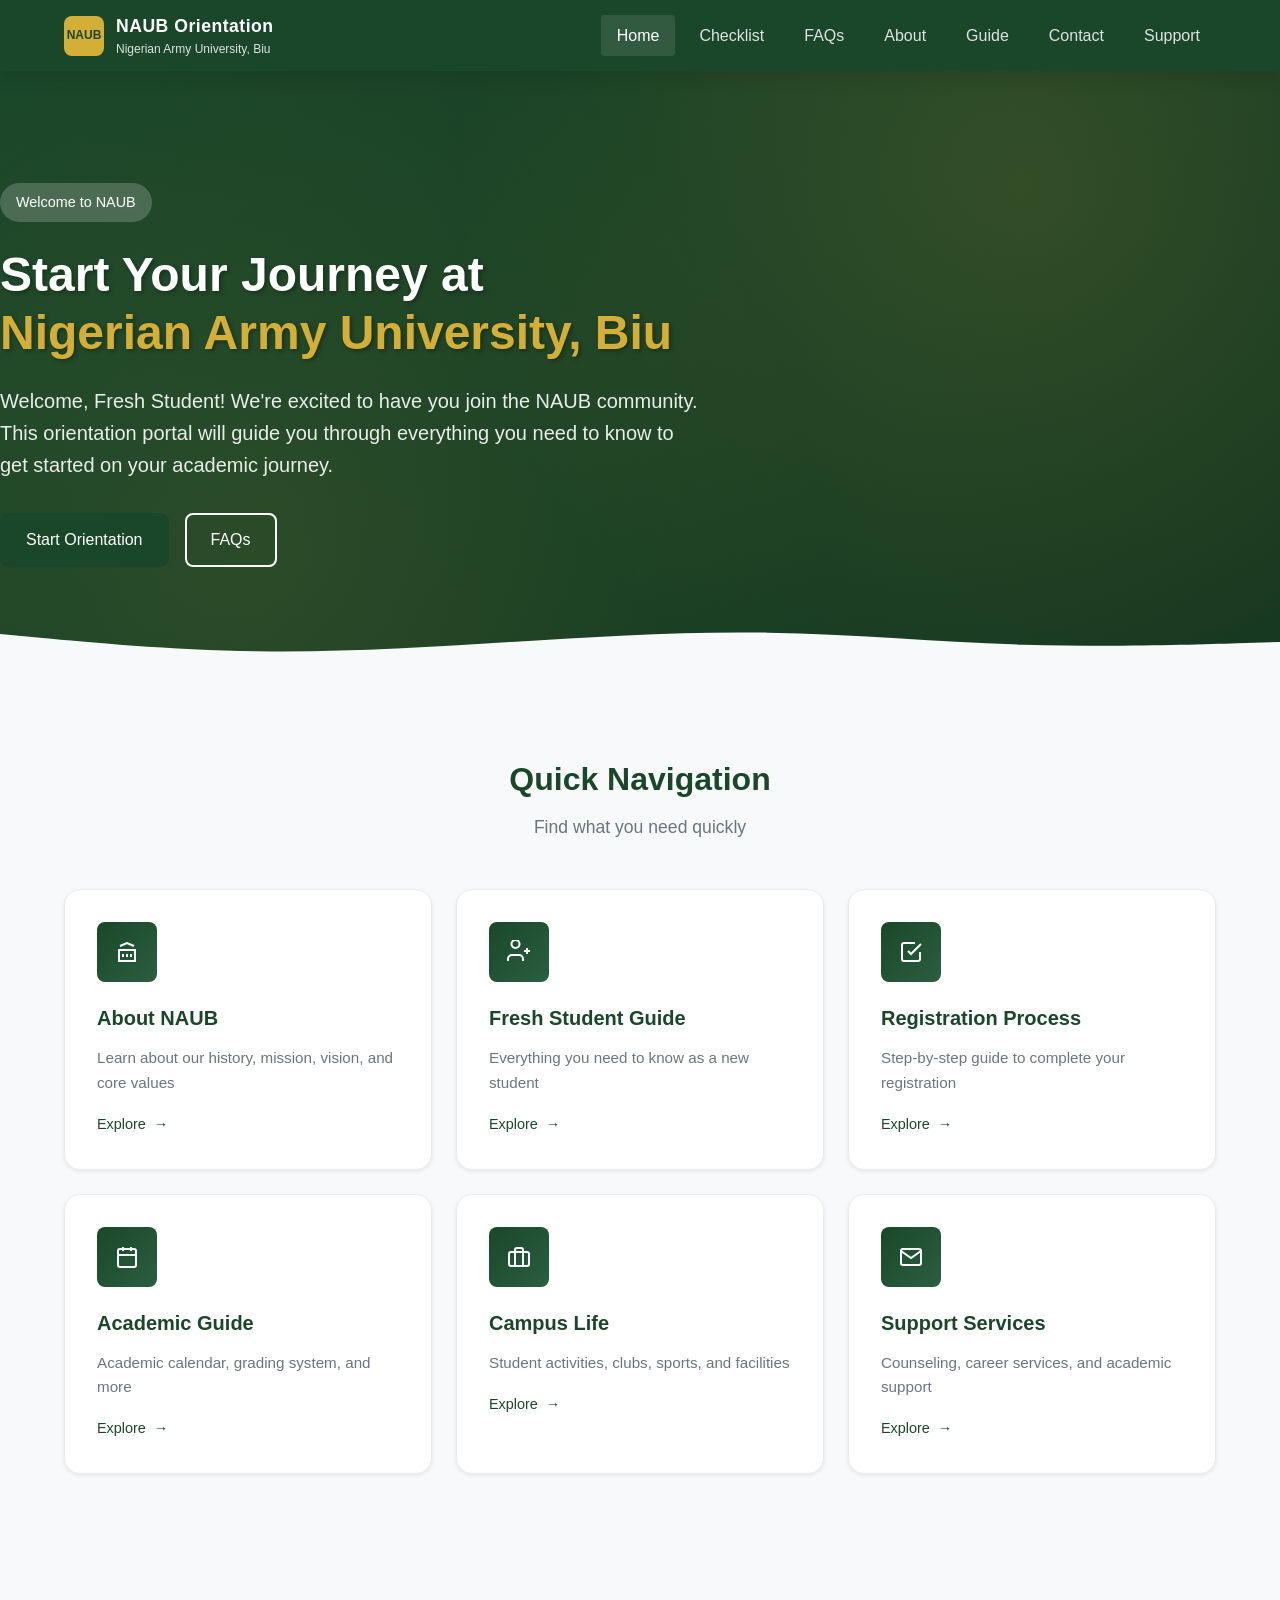
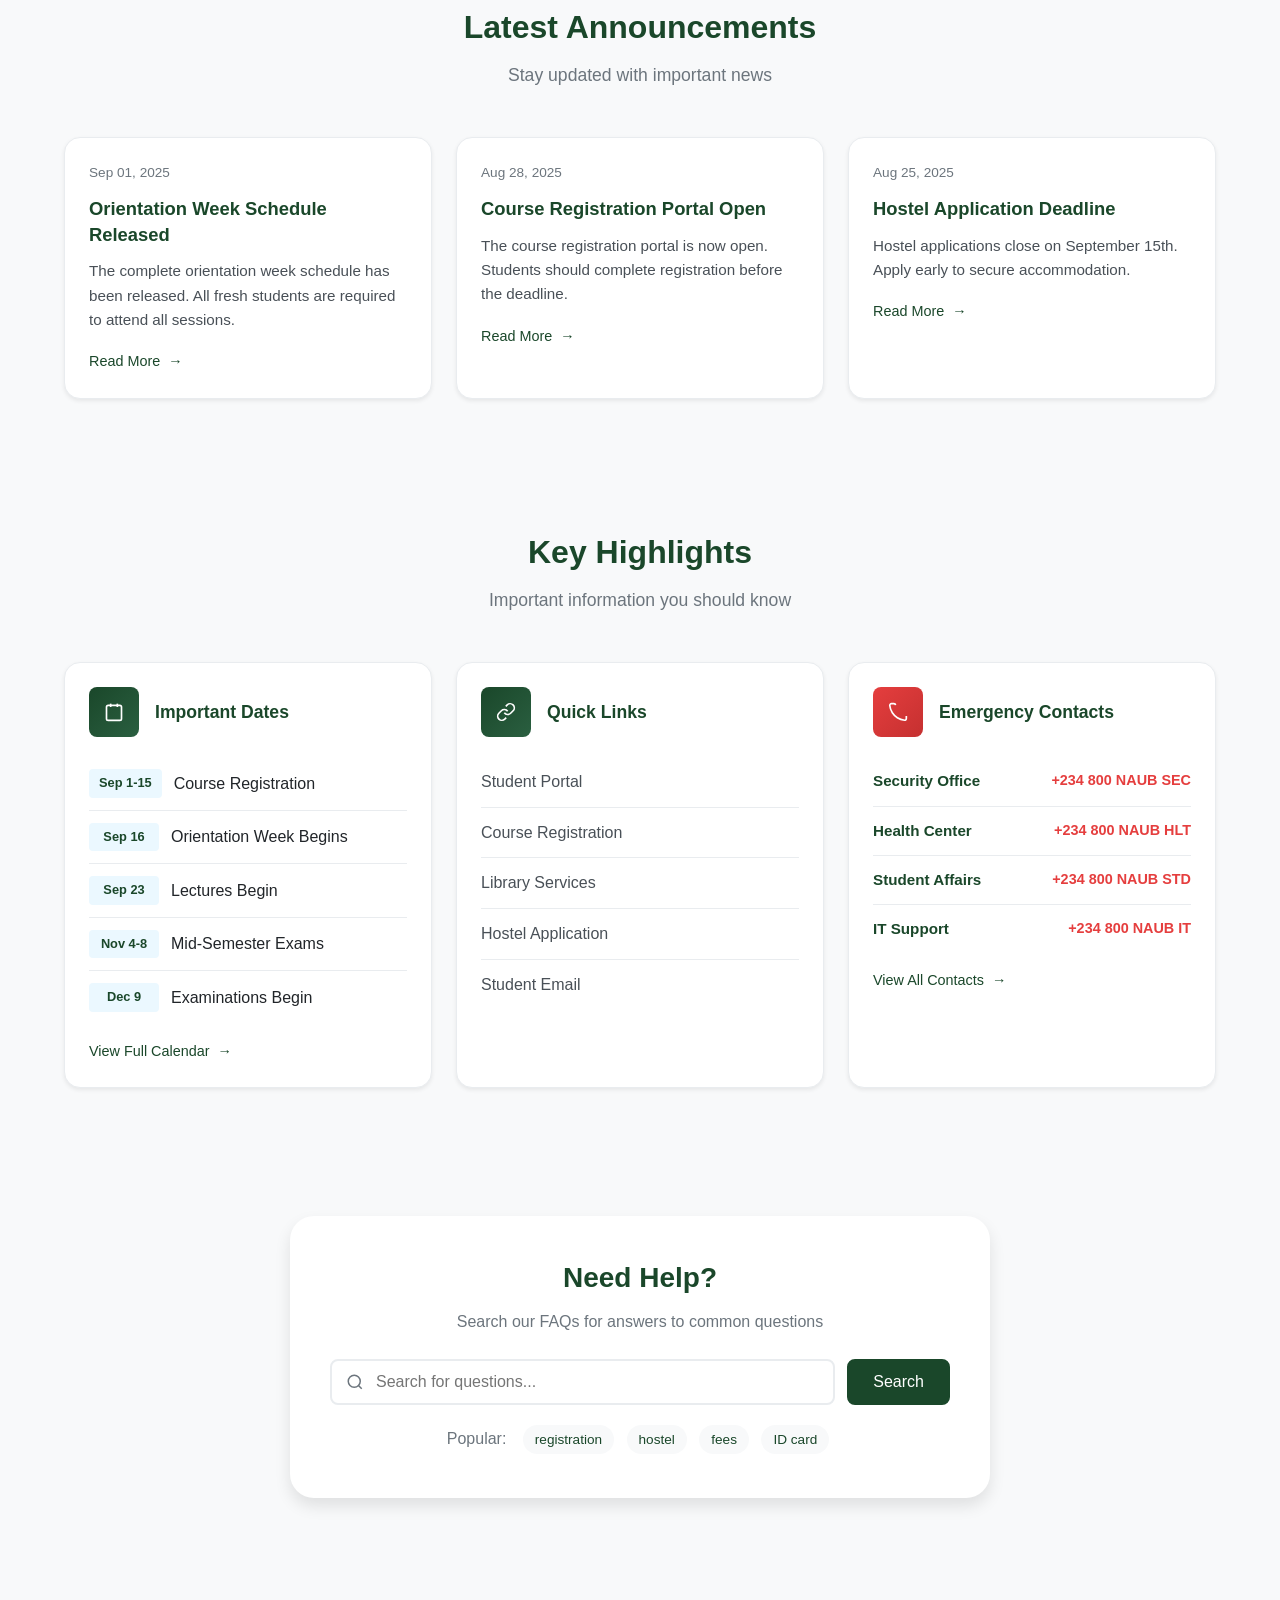
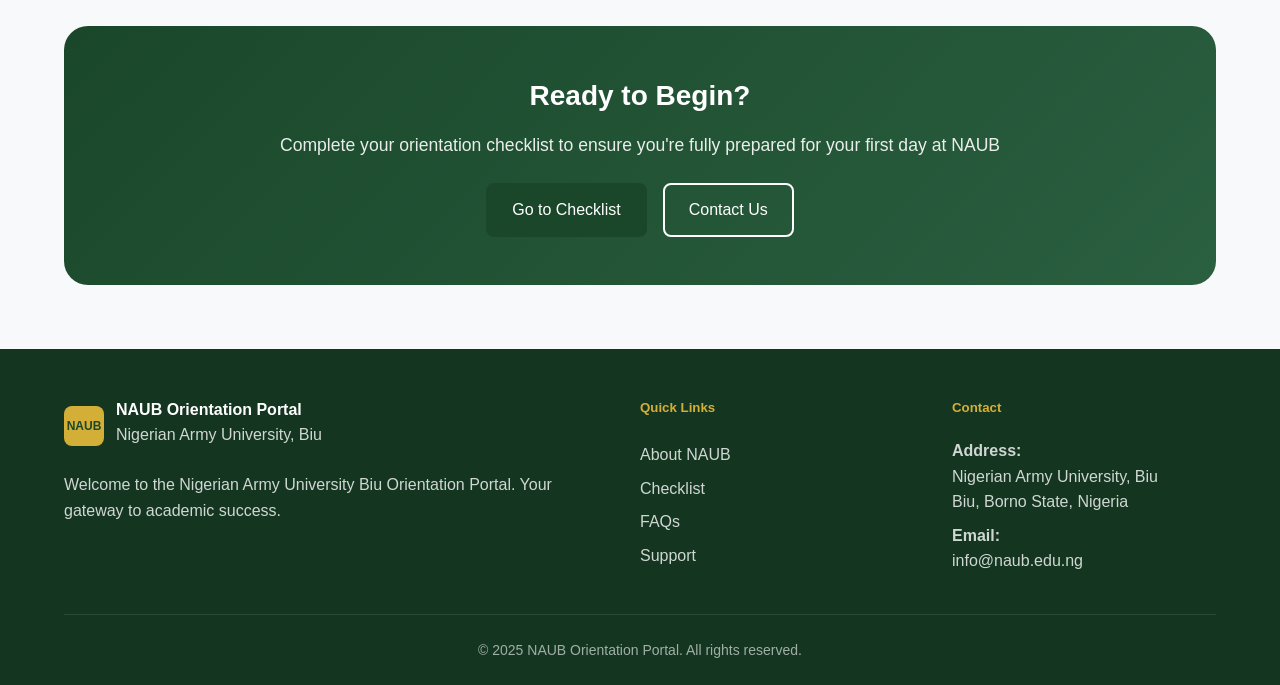
<file: index.html>
<!DOCTYPE html>
<html lang="en">
<head>
    <meta charset="UTF-8">
    <meta name="viewport" content="width=device-width, initial-scale=1.0">
    <meta name="description" content="NAUB Orientation Portal - Nigerian Army University Biu">
    <title>NAUB Orientation Portal | Welcome Fresh Students</title>
    <link rel="stylesheet" href="style.css">
</head>
<body>
    <header class="navbar" id="navbar">
        <div class="container">
            <a href="#" class="logo">
                <div class="logo-icon">NAUB</div>
                <div class="logo-text">
                    <span class="site-title">NAUB Orientation</span>
                    <span class="site-subtitle">Nigerian Army University, Biu</span>
                </div>
            </a>
            <button class="nav-toggle" id="navToggle" aria-label="Toggle navigation">
                <span></span>
                <span></span>
                <span></span>
            </button>
            <nav class="nav-menu" id="navMenu">
                <a href="index.html" class="nav-link active">Home</a>
                <a href="checklist.html" class="nav-link">Checklist</a>
                <a href="faq.html" class="nav-link">FAQs</a>
                <a href="about.html" class="nav-link">About</a>
                <a href="fresh-student-guide.html" class="nav-link">Guide</a>
                <a href="contact.html" class="nav-link">Contact</a>
                <a href="support.html" class="nav-link">Support</a>
            </nav>
        </div>
    </header>

    <main>
        <!-- Hero Section -->
        <section class="hero">
            <div class="hero-content">
                <div class="hero-badge">
                    <span>Welcome to NAUB</span>
                </div>
                <h1>Start Your Journey at<br><span class="accent">Nigerian Army University, Biu</span></h1>
                <p>Welcome, Fresh Student! We're excited to have you join the NAUB community. This orientation portal will guide you through everything you need to know to get started on your academic journey.</p>
                <div class="hero-buttons">
                    <a href="checklist.html" class="btn btn-primary">Start Orientation</a>
                    <a href="faq.html" class="btn btn-outline">FAQs</a>
                </div>
            </div>
            <div class="hero-wave">
                <svg viewBox="0 0 1440 320" preserveAspectRatio="none">
                    <path fill="#f8f9fa" d="M0,96L48,112C96,128,192,160,288,165.3C384,171,480,149,576,128C672,107,768,85,864,90.7C960,96,1056,128,1152,138.7C1248,149,1344,139,1392,133.3L1440,128L1440,320L1392,320C1344,320,1248,320,1152,320C1056,320,960,320,864,320C768,320,672,320,576,320C480,320,384,320,288,320C192,320,96,320,48,320L0,320Z"></path>
                </svg>
            </div>
        </section>

        <!-- Quick Navigation -->
        <section class="section">
            <div class="container">
                <div class="section-header">
                    <h2>Quick Navigation</h2>
                    <p>Find what you need quickly</p>
                </div>
                <div class="nav-cards">
                    <a href="about.html" class="nav-card">
                        <div class="nav-card-icon">
                            <svg width="24" height="24" viewBox="0 0 24 24" fill="none" stroke="currentColor" stroke-width="2">
                                <path d="M3 21h18M3 10h18M5 6l7-3 7 3M4 10v11M20 10v11M8 14v3M12 14v3M16 14v3"/>
                            </svg>
                        </div>
                        <h3>About NAUB</h3>
                        <p>Learn about our history, mission, vision, and core values</p>
                        <span class="nav-card-link">Explore <span class="arrow">&rarr;</span></span>
                    </a>
                    <a href="checklist.html" class="nav-card">
                        <div class="nav-card-icon">
                            <svg width="24" height="24" viewBox="0 0 24 24" fill="none" stroke="currentColor" stroke-width="2">
                                <path d="M16 21v-2a4 4 0 0 0-4-4H5a4 4 0 0 0-4 4v2"/><circle cx="8.5" cy="4" r="4"/><line x1="20" y1="8" x2="20" y2="14"/><line x1="23" y1="11" x2="17" y2="11"/>
                            </svg>
                        </div>
                        <h3>Fresh Student Guide</h3>
                        <p>Everything you need to know as a new student</p>
                        <span class="nav-card-link">Explore <span class="arrow">&rarr;</span></span>
                    </a>
                    <a href="checklist.html" class="nav-card">
                        <div class="nav-card-icon">
                            <svg width="24" height="24" viewBox="0 0 24 24" fill="none" stroke="currentColor" stroke-width="2">
                                <path d="M9 11l3 3L22 4"/><path d="M21 12v7a2 2 0 0 1-2 2H5a2 2 0 0 1-2-2V5a2 2 0 0 1 2-2h11"/>
                            </svg>
                        </div>
                        <h3>Registration Process</h3>
                        <p>Step-by-step guide to complete your registration</p>
                        <span class="nav-card-link">Explore <span class="arrow">&rarr;</span></span>
                    </a>
                    <a href="about.html" class="nav-card">
                        <div class="nav-card-icon">
                            <svg width="24" height="24" viewBox="0 0 24 24" fill="none" stroke="currentColor" stroke-width="2">
                                <rect x="3" y="4" width="18" height="18" rx="2" ry="2"/><line x1="16" y1="2" x2="16" y2="6"/><line x1="8" y1="2" x2="8" y2="6"/><line x1="3" y1="10" x2="21" y2="10"/>
                            </svg>
                        </div>
                        <h3>Academic Guide</h3>
                        <p>Academic calendar, grading system, and more</p>
                        <span class="nav-card-link">Explore <span class="arrow">&rarr;</span></span>
                    </a>
                    <a href="about.html" class="nav-card">
                        <div class="nav-card-icon">
                            <svg width="24" height="24" viewBox="0 0 24 24" fill="none" stroke="currentColor" stroke-width="2">
                                <rect x="2" y="7" width="20" height="14" rx="2" ry="2"/><path d="M16 21V5a2 2 0 0 0-2-2h-4a2 2 0 0 0-2 2v16"/>
                            </svg>
                        </div>
                        <h3>Campus Life</h3>
                        <p>Student activities, clubs, sports, and facilities</p>
                        <span class="nav-card-link">Explore <span class="arrow">&rarr;</span></span>
                    </a>
                    <a href="support.html" class="nav-card">
                        <div class="nav-card-icon">
                            <svg width="24" height="24" viewBox="0 0 24 24" fill="none" stroke="currentColor" stroke-width="2">
                                <path d="M4 4h16c1.1 0 2 .9 2 2v12c0 1.1-.9 2-2 2H4c-1.1 0-2-.9-2-2V6c0-1.1.9-2 2-2z"/><polyline points="22,6 12,13 2,6"/>
                            </svg>
                        </div>
                        <h3>Support Services</h3>
                        <p>Counseling, career services, and academic support</p>
                        <span class="nav-card-link">Explore <span class="arrow">&rarr;</span></span>
                    </a>
                </div>
            </div>
        </section>

        <!-- Announcements -->
        <section class="section bg-light">
            <div class="container">
                <div class="section-header">
                    <div>
                        <h2>Latest Announcements</h2>
                        <p>Stay updated with important news</p>
                    </div>
                </div>
                <div class="announcement-cards">
                    <article class="announcement-card">
                        <div class="announcement-date">Sep 01, 2025</div>
                        <h3>Orientation Week Schedule Released</h3>
                        <p>The complete orientation week schedule has been released. All fresh students are required to attend all sessions.</p>
                        <a href="#" class="announcement-link">Read More <span class="arrow">&rarr;</span></a>
                    </article>
                    <article class="announcement-card">
                        <div class="announcement-date">Aug 28, 2025</div>
                        <h3>Course Registration Portal Open</h3>
                        <p>The course registration portal is now open. Students should complete registration before the deadline.</p>
                        <a href="#" class="announcement-link">Read More <span class="arrow">&rarr;</span></a>
                    </article>
                    <article class="announcement-card">
                        <div class="announcement-date">Aug 25, 2025</div>
                        <h3>Hostel Application Deadline</h3>
                        <p>Hostel applications close on September 15th. Apply early to secure accommodation.</p>
                        <a href="#" class="announcement-link">Read More <span class="arrow">&rarr;</span></a>
                    </article>
                </div>
            </div>
        </section>

        <!-- Highlights -->
        <section class="section">
            <div class="container">
                <div class="section-header">
                    <h2>Key Highlights</h2>
                    <p>Important information you should know</p>
                </div>
                <div class="highlight-cards">
                    <div class="highlight-card">
                        <div class="highlight-header">
                            <div class="highlight-icon">
                                <svg width="20" height="20" viewBox="0 0 24 24" fill="none" stroke="currentColor" stroke-width="2">
                                    <rect x="3" y="4" width="18" height="18" rx="2" ry="2"/><line x1="16" y1="2" x2="16" y2="6"/><line x1="8" y1="2" x2="8" y2="6"/>
                                </svg>
                            </div>
                            <h3>Important Dates</h3>
                        </div>
                        <ul class="highlight-list">
                            <li><span class="date-badge">Sep 1-15</span><span>Course Registration</span></li>
                            <li><span class="date-badge">Sep 16</span><span>Orientation Week Begins</span></li>
                            <li><span class="date-badge">Sep 23</span><span>Lectures Begin</span></li>
                            <li><span class="date-badge">Nov 4-8</span><span>Mid-Semester Exams</span></li>
                            <li><span class="date-badge">Dec 9</span><span>Examinations Begin</span></li>
                        </ul>
                        <a href="#" class="highlight-link">View Full Calendar <span class="arrow">&rarr;</span></a>
                    </div>
                    <div class="highlight-card">
                        <div class="highlight-header">
                            <div class="highlight-icon">
                                <svg width="20" height="20" viewBox="0 0 24 24" fill="none" stroke="currentColor" stroke-width="2">
                                    <path d="M10 13a5 5 0 0 0 7.54.54l3-3a5 5 0 0 0-7.07-7.07l-1.72 1.71"/><path d="M14 11a5 5 0 0 0-7.54-.54l-3 3a5 5 0 0 0 7.07 7.07l1.71-1.71"/>
                                </svg>
                            </div>
                            <h3>Quick Links</h3>
                        </div>
                        <ul class="highlight-list quick-links">
                            <li><a href="#">Student Portal</a></li>
                            <li><a href="#">Course Registration</a></li>
                            <li><a href="#">Library Services</a></li>
                            <li><a href="#">Hostel Application</a></li>
                            <li><a href="#">Student Email</a></li>
                        </ul>
                    </div>
                    <div class="highlight-card">
                        <div class="highlight-header">
                            <div class="highlight-icon emergency">
                                <svg width="20" height="20" viewBox="0 0 24 24" fill="none" stroke="currentColor" stroke-width="2">
                                    <path d="M22 16.92v3a2 2 0 0 1-2.18 2 19.79 19.79 0 0 1-8.63-3.07 19.5 19.5 0 0 1-6-6 19.79 19.79 0 0 1-3.07-8.67A2 2 0 0 1 4.11 2h3a2 2 0 0 1 2 1.72"/>
                                </svg>
                            </div>
                            <h3>Emergency Contacts</h3>
                        </div>
                        <ul class="highlight-list emergency-contacts">
                            <li><div><strong>Security Office</strong><span>+234 800 NAUB SEC</span></div></li>
                            <li><div><strong>Health Center</strong><span>+234 800 NAUB HLT</span></div></li>
                            <li><div><strong>Student Affairs</strong><span>+234 800 NAUB STD</span></div></li>
                            <li><div><strong>IT Support</strong><span>+234 800 NAUB IT</span></div></li>
                        </ul>
                        <a href="contact.html" class="highlight-link">View All Contacts <span class="arrow">&rarr;</span></a>
                    </div>
                </div>
            </div>
        </section>

        <!-- Search/FAQ -->
        <section class="section bg-light">
            <div class="container">
                <div class="search-section">
                    <h2>Need Help?</h2>
                    <p>Search our FAQs for answers to common questions</p>
                    <form action="faq.html" method="GET" class="search-form">
                        <div class="search-input-wrapper">
                            <svg class="search-icon" width="18" height="18" viewBox="0 0 24 24" fill="none" stroke="currentColor" stroke-width="2">
                                <circle cx="11" cy="11" r="8"/><path d="M21 21l-4.35-4.35"/>
                            </svg>
                            <input type="text" name="search" placeholder="Search for questions...">
                        </div>
                        <button type="submit" class="btn btn-primary">Search</button>
                    </form>
                    <div class="search-suggestions">
                        <span>Popular:</span>
                        <a href="faq.html?search=registration">registration</a>
                        <a href="faq.html?search=hostel">hostel</a>
                        <a href="faq.html?search=fees">fees</a>
                        <a href="faq.html?search=ID card">ID card</a>
                    </div>
                </div>
            </div>
        </section>

        <!-- CTA -->
        <section class="section">
            <div class="container">
                <div class="cta-box">
                    <h2>Ready to Begin?</h2>
                    <p>Complete your orientation checklist to ensure you're fully prepared for your first day at NAUB</p>
                    <div class="cta-buttons">
                        <a href="checklist.html" class="btn btn-primary">Go to Checklist</a>
                        <a href="contact.html" class="btn btn-outline">Contact Us</a>
                    </div>
                </div>
            </div>
        </section>
    </main>

    <footer class="footer">
        <div class="container">
            <div class="footer-grid">
                <div class="footer-col">
                    <div class="footer-logo">
                        <div class="logo-icon">NAUB</div>
                        <div>
                            <h4>NAUB Orientation Portal</h4>
                            <p>Nigerian Army University, Biu</p>
                        </div>
                    </div>
                    <p>Welcome to the Nigerian Army University Biu Orientation Portal. Your gateway to academic success.</p>
                </div>
                <div class="footer-col">
                    <h5>Quick Links</h5>
                    <a href="about.html">About NAUB</a>
                    <a href="checklist.html">Checklist</a>
                    <a href="faq.html">FAQs</a>
                    <a href="support.html">Support</a>
                </div>
                <div class="footer-col">
                    <h5>Contact</h5>
                    <p><strong>Address:</strong><br>Nigerian Army University, Biu<br>Biu, Borno State, Nigeria</p>
                    <p><strong>Email:</strong><br>info@naub.edu.ng</p>
                </div>
            </div>
            <div class="footer-bottom">
                <p>&copy; 2025 NAUB Orientation Portal. All rights reserved.</p>
            </div>
        </div>
    </footer>

    <script src="main.js"></script>
</body>
</html>
</file>
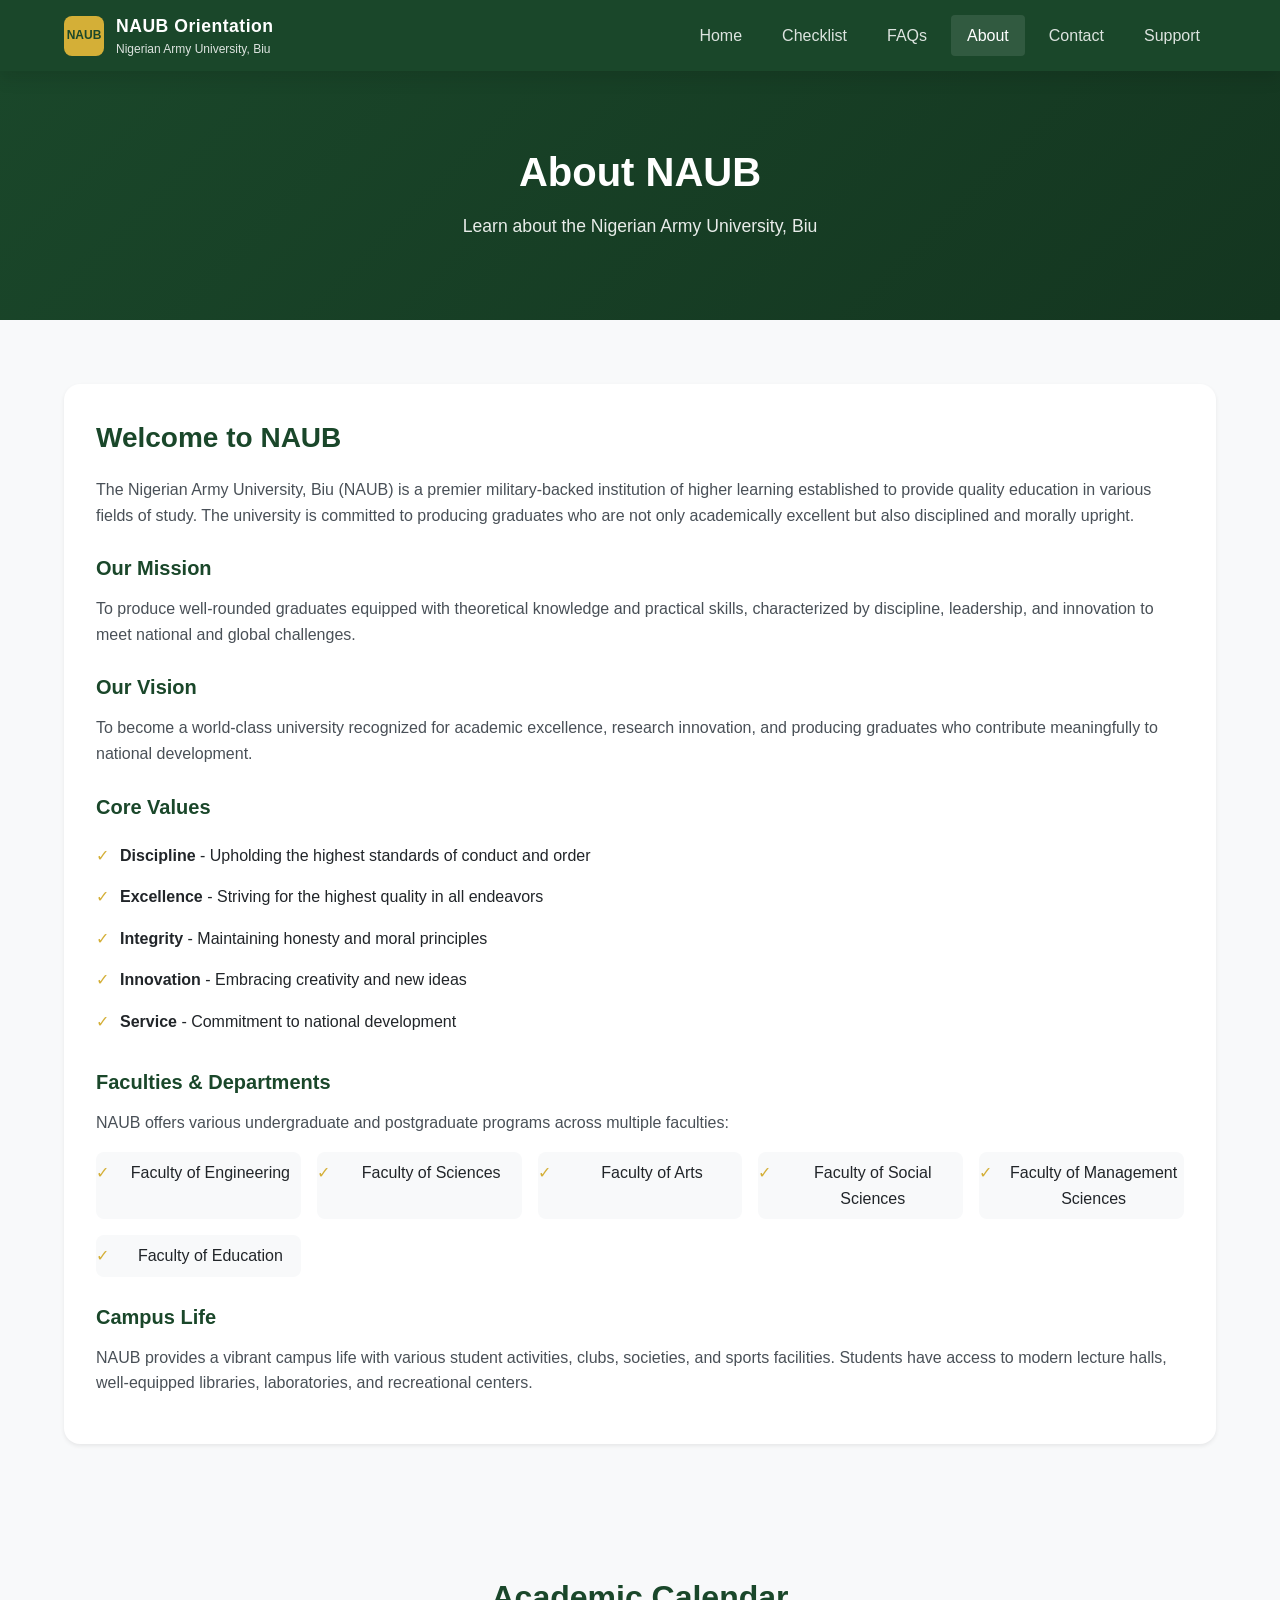
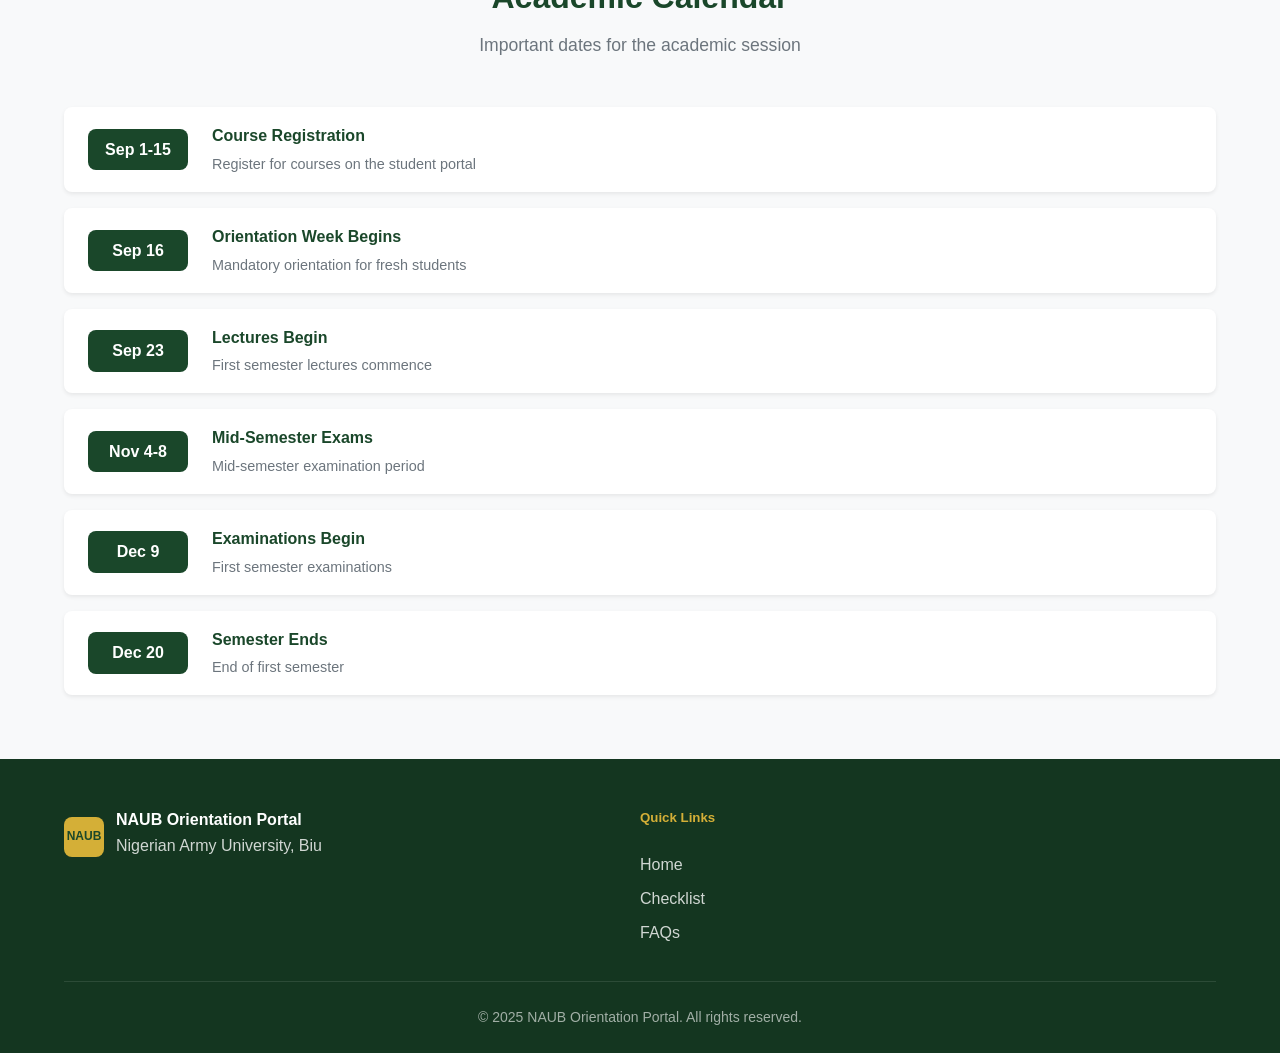
<file: about.html>
<!DOCTYPE html>
<html lang="en">
<head>
    <meta charset="UTF-8">
    <meta name="viewport" content="width=device-width, initial-scale=1.0">
    <meta name="description" content="About NAUB - Nigerian Army University Biu">
    <title>About | NAUB Orientation Portal</title>
    <link rel="stylesheet" href="style.css">
</head>
<body>
    <header class="navbar" id="navbar">
        <div class="container">
            <a href="index.html" class="logo">
                <div class="logo-icon">NAUB</div>
                <div class="logo-text">
                    <span class="site-title">NAUB Orientation</span>
                    <span class="site-subtitle">Nigerian Army University, Biu</span>
                </div>
            </a>
            <button class="nav-toggle" id="navToggle" aria-label="Toggle navigation">
                <span></span><span></span><span></span>
            </button>
            <nav class="nav-menu" id="navMenu">
                <a href="index.html" class="nav-link">Home</a>
                <a href="checklist.html" class="nav-link">Checklist</a>
                <a href="faq.html" class="nav-link">FAQs</a>
                <a href="about.html" class="nav-link active">About</a>
                <a href="contact.html" class="nav-link">Contact</a>
                <a href="support.html" class="nav-link">Support</a>
            </nav>
        </div>
    </header>

    <main>
        <section class="page-hero">
            <div class="container">
                <h1>About NAUB</h1>
                <p>Learn about the Nigerian Army University, Biu</p>
            </div>
        </section>

        <section class="section">
            <div class="container">
                <div class="content-card">
                    <h2>Welcome to NAUB</h2>
                    <p>The Nigerian Army University, Biu (NAUB) is a premier military-backed institution of higher learning established to provide quality education in various fields of study. The university is committed to producing graduates who are not only academically excellent but also disciplined and morally upright.</p>
                    
                    <h3>Our Mission</h3>
                    <p>To produce well-rounded graduates equipped with theoretical knowledge and practical skills, characterized by discipline, leadership, and innovation to meet national and global challenges.</p>
                    
                    <h3>Our Vision</h3>
                    <p>To become a world-class university recognized for academic excellence, research innovation, and producing graduates who contribute meaningfully to national development.</p>
                    
                    <h3>Core Values</h3>
                    <ul>
                        <li><strong>Discipline</strong> - Upholding the highest standards of conduct and order</li>
                        <li><strong>Excellence</strong> - Striving for the highest quality in all endeavors</li>
                        <li><strong>Integrity</strong> - Maintaining honesty and moral principles</li>
                        <li><strong>Innovation</strong> - Embracing creativity and new ideas</li>
                        <li><strong>Service</strong> - Commitment to national development</li>
                    </ul>

                    <h3>Faculties & Departments</h3>
                    <p>NAUB offers various undergraduate and postgraduate programs across multiple faculties:</p>
                    <ul class="grid-list">
                        <li>Faculty of Engineering</li>
                        <li>Faculty of Sciences</li>
                        <li>Faculty of Arts</li>
                        <li>Faculty of Social Sciences</li>
                        <li>Faculty of Management Sciences</li>
                        <li>Faculty of Education</li>
                    </ul>

                    <h3>Campus Life</h3>
                    <p>NAUB provides a vibrant campus life with various student activities, clubs, societies, and sports facilities. Students have access to modern lecture halls, well-equipped libraries, laboratories, and recreational centers.</p>
                </div>
            </div>
        </section>

        <section class="section bg-light">
            <div class="container">
                <div class="section-header">
                    <h2>Academic Calendar</h2>
                    <p>Important dates for the academic session</p>
                </div>
                <div class="calendar-list">
                    <div class="calendar-item">
                        <span class="calendar-date">Sep 1-15</span>
                        <div class="calendar-info">
                            <h4>Course Registration</h4>
                            <p>Register for courses on the student portal</p>
                        </div>
                    </div>
                    <div class="calendar-item">
                        <span class="calendar-date">Sep 16</span>
                        <div class="calendar-info">
                            <h4>Orientation Week Begins</h4>
                            <p>Mandatory orientation for fresh students</p>
                        </div>
                    </div>
                    <div class="calendar-item">
                        <span class="calendar-date">Sep 23</span>
                        <div class="calendar-info">
                            <h4>Lectures Begin</h4>
                            <p>First semester lectures commence</p>
                        </div>
                    </div>
                    <div class="calendar-item">
                        <span class="calendar-date">Nov 4-8</span>
                        <div class="calendar-info">
                            <h4>Mid-Semester Exams</h4>
                            <p>Mid-semester examination period</p>
                        </div>
                    </div>
                    <div class="calendar-item">
                        <span class="calendar-date">Dec 9</span>
                        <div class="calendar-info">
                            <h4>Examinations Begin</h4>
                            <p>First semester examinations</p>
                        </div>
                    </div>
                    <div class="calendar-item">
                        <span class="calendar-date">Dec 20</span>
                        <div class="calendar-info">
                            <h4>Semester Ends</h4>
                            <p>End of first semester</p>
                        </div>
                    </div>
                </div>
            </div>
        </section>
    </main>

    <footer class="footer">
        <div class="container">
            <div class="footer-grid">
                <div class="footer-col">
                    <div class="footer-logo">
                        <div class="logo-icon">NAUB</div>
                        <div>
                            <h4>NAUB Orientation Portal</h4>
                            <p>Nigerian Army University, Biu</p>
                        </div>
                    </div>
                </div>
                <div class="footer-col">
                    <h5>Quick Links</h5>
                    <a href="index.html">Home</a>
                    <a href="checklist.html">Checklist</a>
                    <a href="faq.html">FAQs</a>
                </div>
            </div>
            <div class="footer-bottom">
                <p>&copy; 2025 NAUB Orientation Portal. All rights reserved.</p>
            </div>
        </div>
    </footer>

    <script src="main.js"></script>
</body>
</html>
</file>
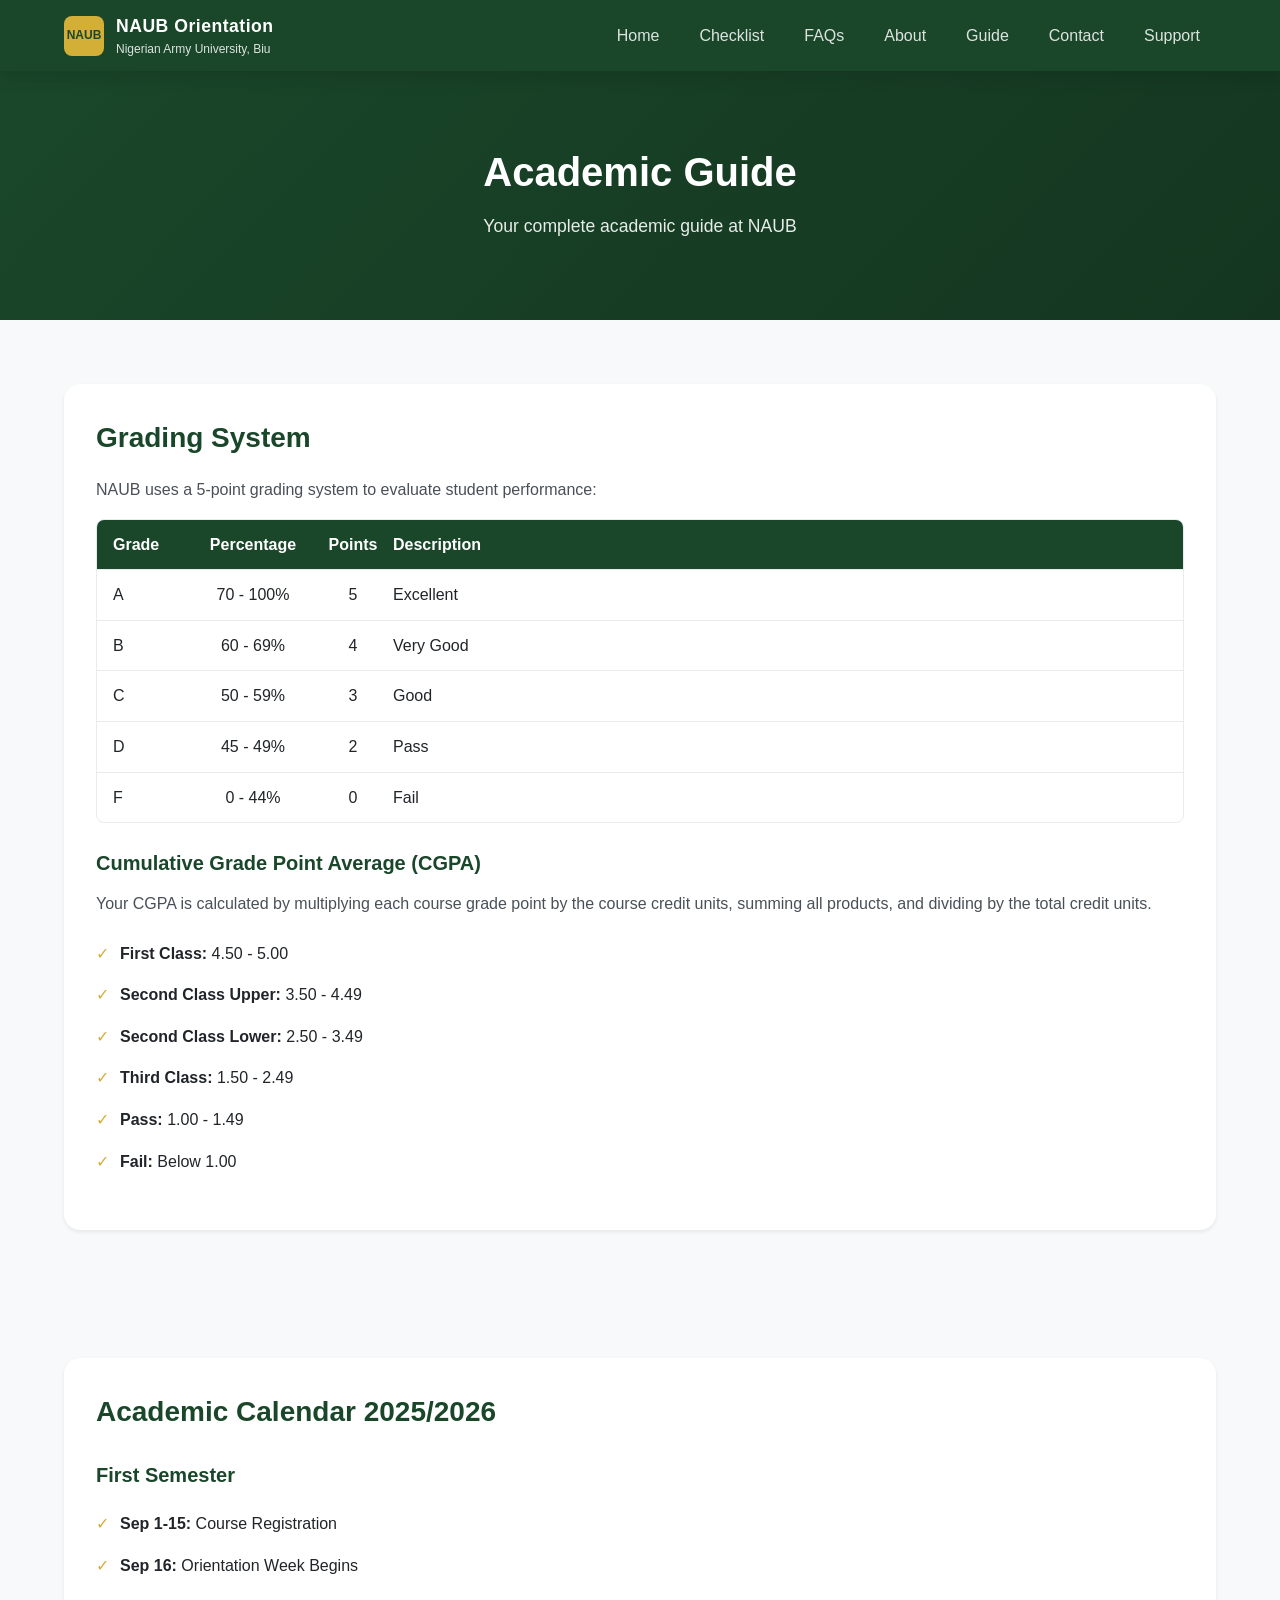
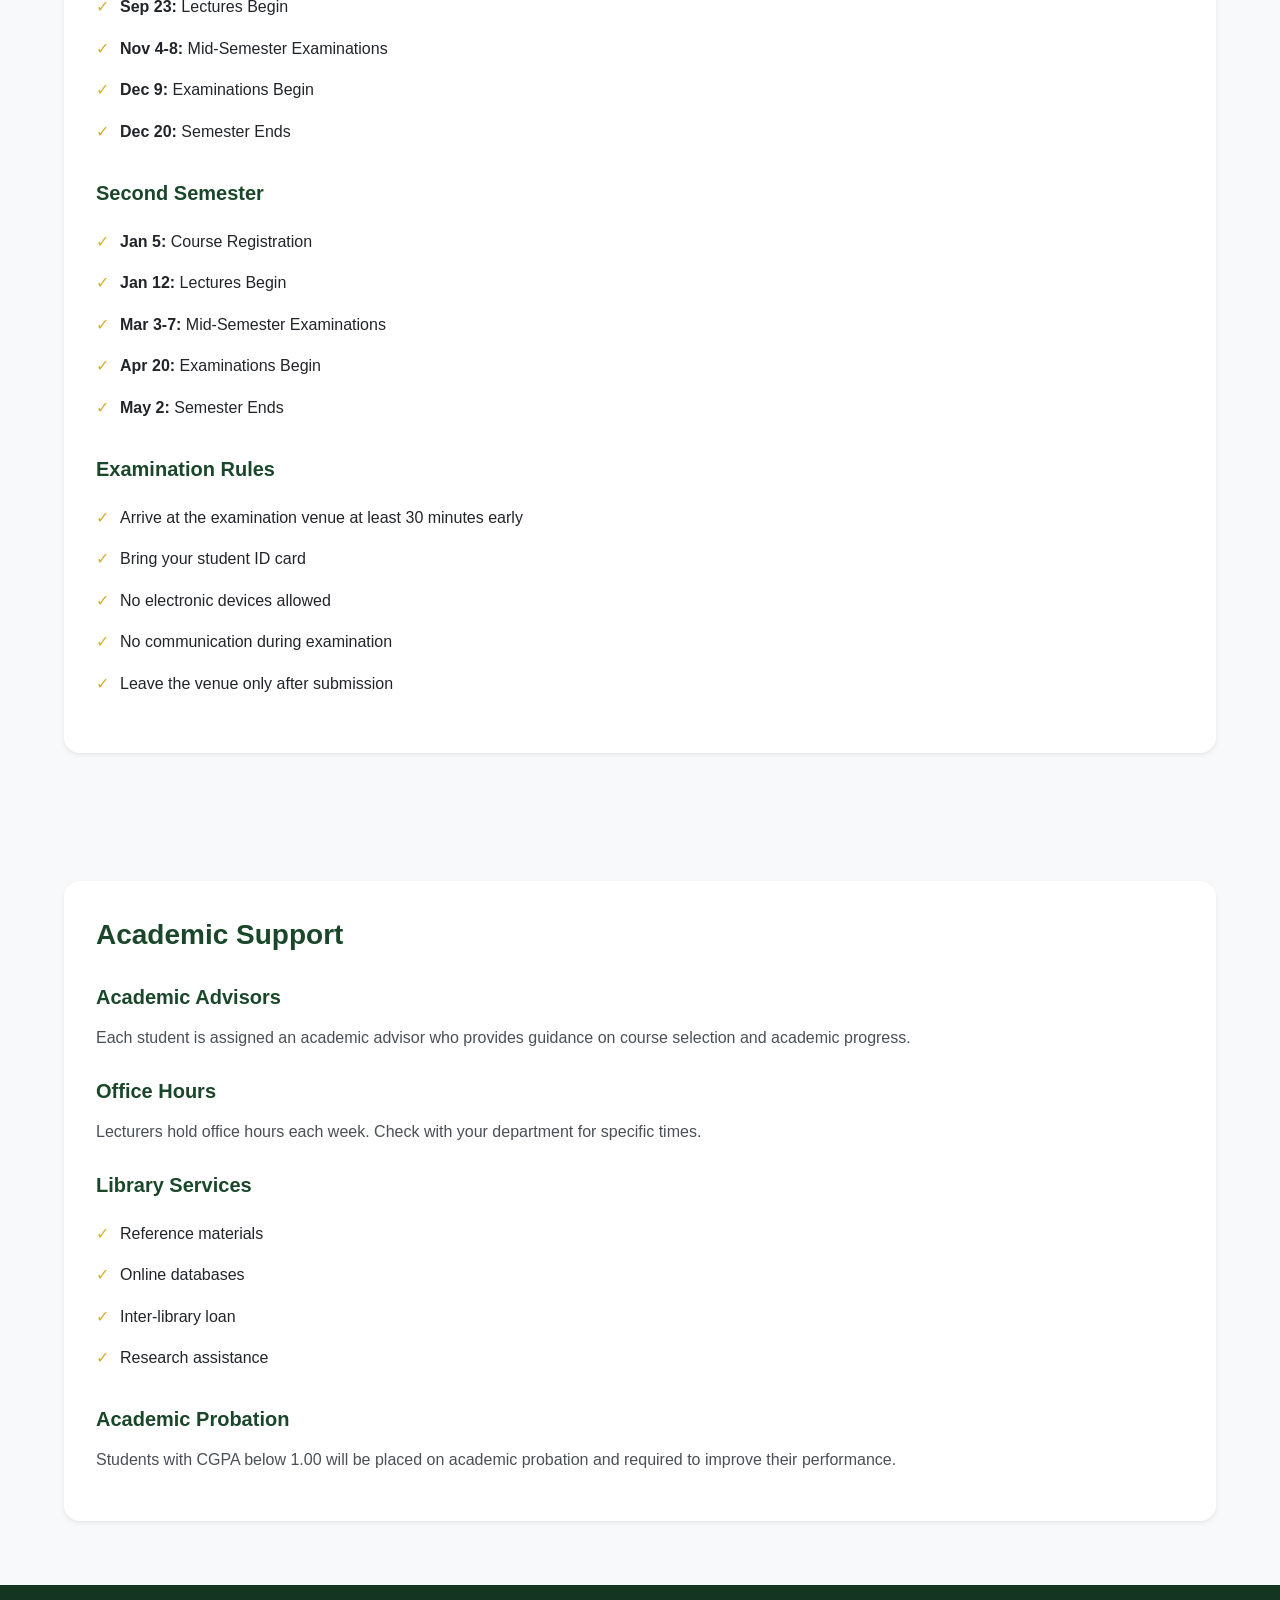
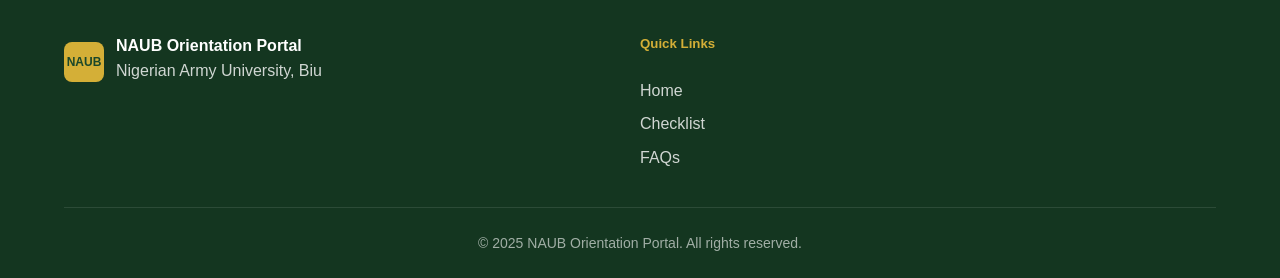
<file: academic-guide.html>
<!DOCTYPE html>
<html lang="en">
<head>
    <meta charset="UTF-8">
    <meta name="viewport" content="width=device-width, initial-scale=1.0">
    <meta name="description" content="Academic Guide - Grading system, calendar, registration">
    <title>Academic Guide | NAUB Orientation Portal</title>
    <link rel="stylesheet" href="style.css">
</head>
<body>
    <header class="navbar" id="navbar">
        <div class="container">
            <a href="index.html" class="logo">
                <div class="logo-icon">NAUB</div>
                <div class="logo-text">
                    <span class="site-title">NAUB Orientation</span>
                    <span class="site-subtitle">Nigerian Army University, Biu</span>
                </div>
            </a>
            <button class="nav-toggle" id="navToggle" aria-label="Toggle navigation">
                <span></span><span></span><span></span>
            </button>
            <nav class="nav-menu" id="navMenu">
                <a href="index.html" class="nav-link">Home</a>
                <a href="checklist.html" class="nav-link">Checklist</a>
                <a href="faq.html" class="nav-link">FAQs</a>
                <a href="about.html" class="nav-link">About</a>
                <a href="fresh-student-guide.html" class="nav-link">Guide</a>
                <a href="contact.html" class="nav-link">Contact</a>
                <a href="support.html" class="nav-link">Support</a>
            </nav>
        </div>
    </header>

    <main>
        <section class="page-hero">
            <div class="container">
                <h1>Academic Guide</h1>
                <p>Your complete academic guide at NAUB</p>
            </div>
        </section>

        <section class="section">
            <div class="container">
                <div class="content-card">
                    <h2>Grading System</h2>
                    <p>NAUB uses a 5-point grading system to evaluate student performance:</p>
                    
                    <div class="grading-table">
                        <div class="grade-row header">
                            <span>Grade</span>
                            <span>Percentage</span>
                            <span>Points</span>
                            <span>Description</span>
                        </div>
                        <div class="grade-row">
                            <span>A</span>
                            <span>70 - 100%</span>
                            <span>5</span>
                            <span>Excellent</span>
                        </div>
                        <div class="grade-row">
                            <span>B</span>
                            <span>60 - 69%</span>
                            <span>4</span>
                            <span>Very Good</span>
                        </div>
                        <div class="grade-row">
                            <span>C</span>
                            <span>50 - 59%</span>
                            <span>3</span>
                            <span>Good</span>
                        </div>
                        <div class="grade-row">
                            <span>D</span>
                            <span>45 - 49%</span>
                            <span>2</span>
                            <span>Pass</span>
                        </div>
                        <div class="grade-row">
                            <span>F</span>
                            <span>0 - 44%</span>
                            <span>0</span>
                            <span>Fail</span>
                        </div>
                    </div>

                    <h3>Cumulative Grade Point Average (CGPA)</h3>
                    <p>Your CGPA is calculated by multiplying each course grade point by the course credit units, summing all products, and dividing by the total credit units.</p>
                    <ul>
                        <li><strong>First Class:</strong> 4.50 - 5.00</li>
                        <li><strong>Second Class Upper:</strong> 3.50 - 4.49</li>
                        <li><strong>Second Class Lower:</strong> 2.50 - 3.49</li>
                        <li><strong>Third Class:</strong> 1.50 - 2.49</li>
                        <li><strong>Pass:</strong> 1.00 - 1.49</li>
                        <li><strong>Fail:</strong> Below 1.00</li>
                    </ul>
                </div>
            </div>
        </section>

        <section class="section bg-light">
            <div class="container">
                <div class="content-card">
                    <h2>Academic Calendar 2025/2026</h2>
                    
                    <h3>First Semester</h3>
                    <ul>
                        <li><strong>Sep 1-15:</strong> Course Registration</li>
                        <li><strong>Sep 16:</strong> Orientation Week Begins</li>
                        <li><strong>Sep 23:</strong> Lectures Begin</li>
                        <li><strong>Nov 4-8:</strong> Mid-Semester Examinations</li>
                        <li><strong>Dec 9:</strong> Examinations Begin</li>
                        <li><strong>Dec 20:</strong> Semester Ends</li>
                    </ul>

                    <h3>Second Semester</h3>
                    <ul>
                        <li><strong>Jan 5:</strong> Course Registration</li>
                        <li><strong>Jan 12:</strong> Lectures Begin</li>
                        <li><strong>Mar 3-7:</strong> Mid-Semester Examinations</li>
                        <li><strong>Apr 20:</strong> Examinations Begin</li>
                        <li><strong>May 2:</strong> Semester Ends</li>
                    </ul>

                    <h3>Examination Rules</h3>
                    <ul>
                        <li>Arrive at the examination venue at least 30 minutes early</li>
                        <li>Bring your student ID card</li>
                        <li>No electronic devices allowed</li>
                        <li>No communication during examination</li>
                        <li>Leave the venue only after submission</li>
                    </ul>
                </div>
            </div>
        </section>

        <section class="section">
            <div class="container">
                <div class="content-card">
                    <h2>Academic Support</h2>
                    
                    <h3>Academic Advisors</h3>
                    <p>Each student is assigned an academic advisor who provides guidance on course selection and academic progress.</p>

                    <h3>Office Hours</h3>
                    <p>Lecturers hold office hours each week. Check with your department for specific times.</p>

                    <h3>Library Services</h3>
                    <ul>
                        <li>Reference materials</li>
                        <li>Online databases</li>
                        <li>Inter-library loan</li>
                        <li>Research assistance</li>
                    </ul>

                    <h3>Academic Probation</h3>
                    <p>Students with CGPA below 1.00 will be placed on academic probation and required to improve their performance.</p>
                </div>
            </div>
        </section>
    </main>

    <footer class="footer">
        <div class="container">
            <div class="footer-grid">
                <div class="footer-col">
                    <div class="footer-logo">
                        <div class="logo-icon">NAUB</div>
                        <div>
                            <h4>NAUB Orientation Portal</h4>
                            <p>Nigerian Army University, Biu</p>
                        </div>
                    </div>
                </div>
                <div class="footer-col">
                    <h5>Quick Links</h5>
                    <a href="index.html">Home</a>
                    <a href="checklist.html">Checklist</a>
                    <a href="faq.html">FAQs</a>
                </div>
            </div>
            <div class="footer-bottom">
                <p>&copy; 2025 NAUB Orientation Portal. All rights reserved.</p>
            </div>
        </div>
    </footer>

    <script src="main.js"></script>
</body>
</html>
</file>
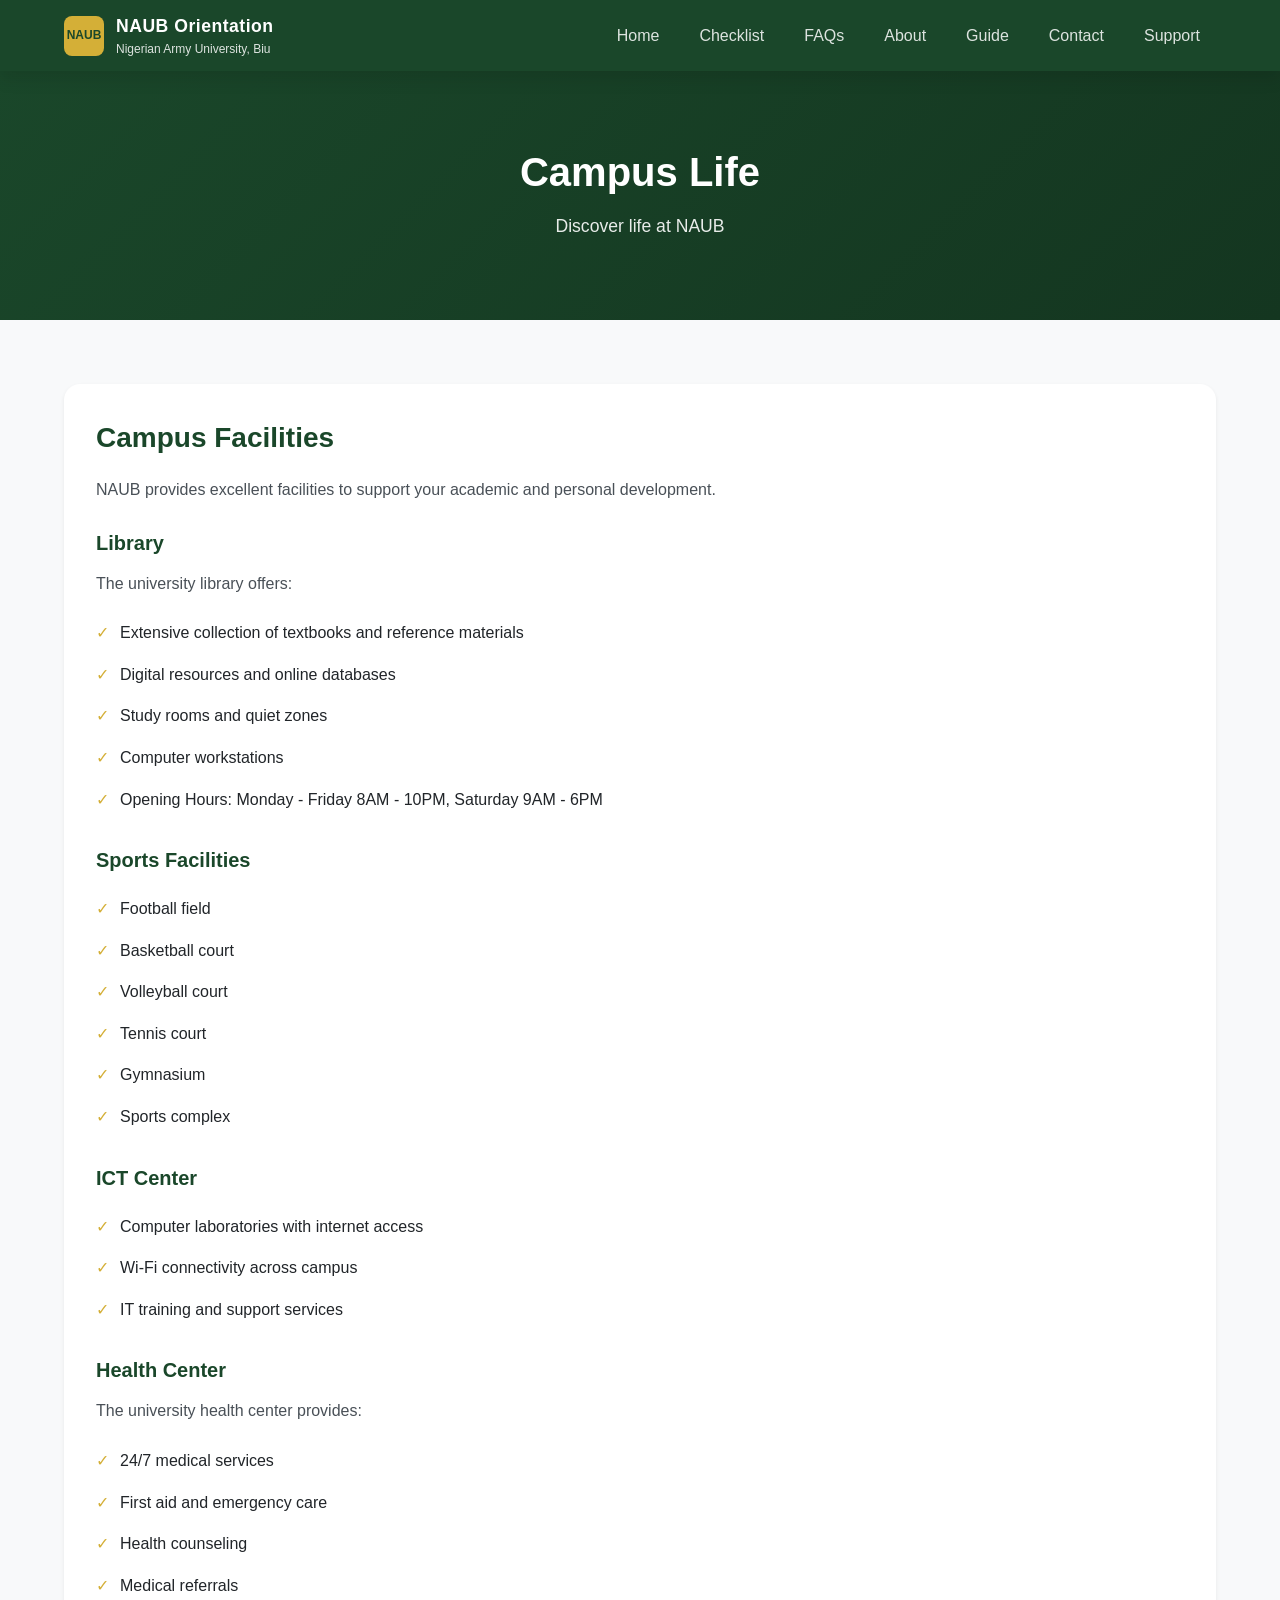
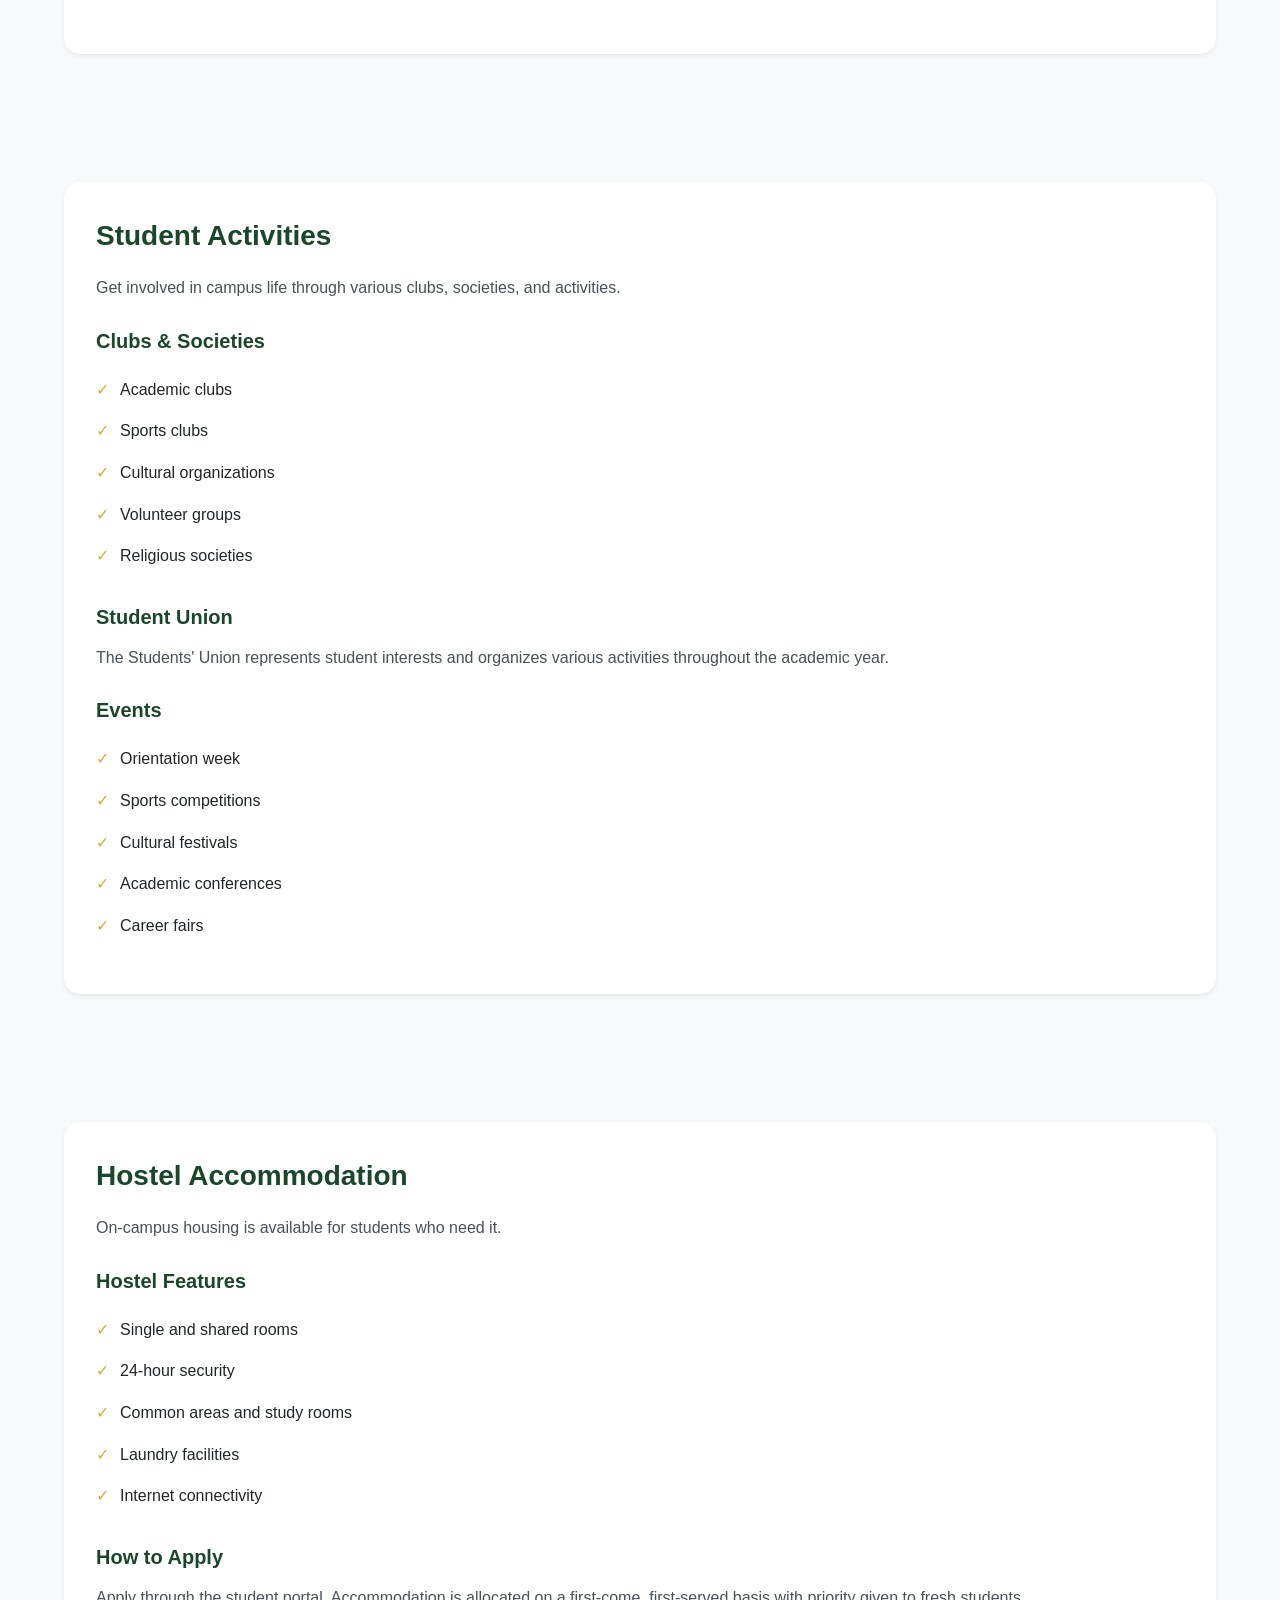
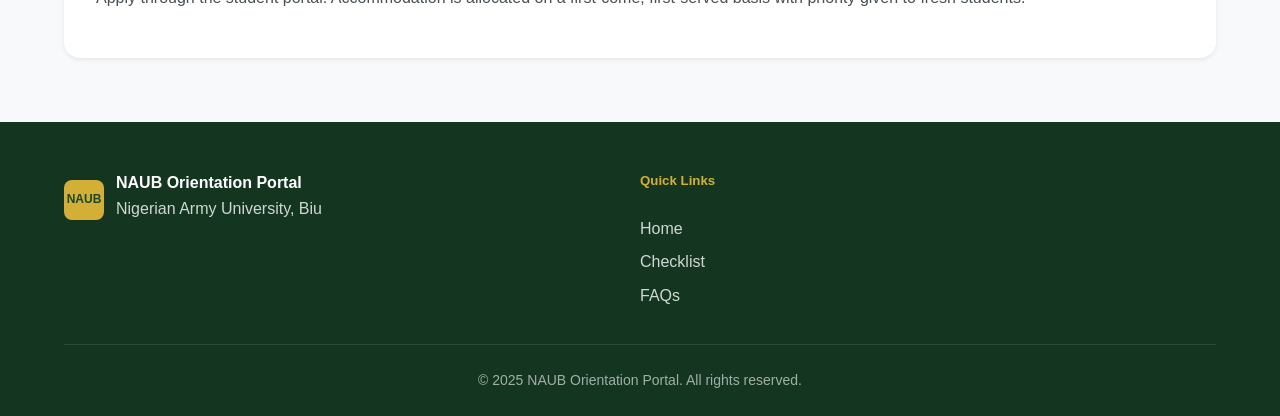
<file: campus-life.html>
<!DOCTYPE html>
<html lang="en">
<head>
    <meta charset="UTF-8">
    <meta name="viewport" content="width=device-width, initial-scale=1.0">
    <meta name="description" content="Campus Life - Housing, library, sports, facilities">
    <title>Campus Life | NAUB Orientation Portal</title>
    <link rel="stylesheet" href="style.css">
</head>
<body>
    <header class="navbar" id="navbar">
        <div class="container">
            <a href="index.html" class="logo">
                <div class="logo-icon">NAUB</div>
                <div class="logo-text">
                    <span class="site-title">NAUB Orientation</span>
                    <span class="site-subtitle">Nigerian Army University, Biu</span>
                </div>
            </a>
            <button class="nav-toggle" id="navToggle" aria-label="Toggle navigation">
                <span></span><span></span><span></span>
            </button>
            <nav class="nav-menu" id="navMenu">
                <a href="index.html" class="nav-link">Home</a>
                <a href="checklist.html" class="nav-link">Checklist</a>
                <a href="faq.html" class="nav-link">FAQs</a>
                <a href="about.html" class="nav-link">About</a>
                <a href="fresh-student-guide.html" class="nav-link">Guide</a>
                <a href="contact.html" class="nav-link">Contact</a>
                <a href="support.html" class="nav-link">Support</a>
            </nav>
        </div>
    </header>

    <main>
        <section class="page-hero">
            <div class="container">
                <h1>Campus Life</h1>
                <p>Discover life at NAUB</p>
            </div>
        </section>

        <section class="section">
            <div class="container">
                <div class="content-card">
                    <h2>Campus Facilities</h2>
                    <p>NAUB provides excellent facilities to support your academic and personal development.</p>

                    <h3>Library</h3>
                    <p>The university library offers:</p>
                    <ul>
                        <li>Extensive collection of textbooks and reference materials</li>
                        <li>Digital resources and online databases</li>
                        <li>Study rooms and quiet zones</li>
                        <li>Computer workstations</li>
                        <li>Opening Hours: Monday - Friday 8AM - 10PM, Saturday 9AM - 6PM</li>
                    </ul>

                    <h3>Sports Facilities</h3>
                    <ul>
                        <li>Football field</li>
                        <li>Basketball court</li>
                        <li>Volleyball court</li>
                        <li>Tennis court</li>
                        <li>Gymnasium</li>
                        <li>Sports complex</li>
                    </ul>

                    <h3>ICT Center</h3>
                    <ul>
                        <li>Computer laboratories with internet access</li>
                        <li>Wi-Fi connectivity across campus</li>
                        <li>IT training and support services</li>
                    </ul>

                    <h3>Health Center</h3>
                    <p>The university health center provides:</p>
                    <ul>
                        <li>24/7 medical services</li>
                        <li>First aid and emergency care</li>
                        <li>Health counseling</li>
                        <li>Medical referrals</li>
                    </ul>
                </div>
            </div>
        </section>

        <section class="section bg-light">
            <div class="container">
                <div class="content-card">
                    <h2>Student Activities</h2>
                    <p>Get involved in campus life through various clubs, societies, and activities.</p>

                    <h3>Clubs & Societies</h3>
                    <ul>
                        <li>Academic clubs</li>
                        <li>Sports clubs</li>
                        <li>Cultural organizations</li>
                        <li>Volunteer groups</li>
                        <li>Religious societies</li>
                    </ul>

                    <h3>Student Union</h3>
                    <p>The Students' Union represents student interests and organizes various activities throughout the academic year.</p>

                    <h3>Events</h3>
                    <ul>
                        <li>Orientation week</li>
                        <li>Sports competitions</li>
                        <li>Cultural festivals</li>
                        <li>Academic conferences</li>
                        <li>Career fairs</li>
                    </ul>
                </div>
            </div>
        </section>

        <section class="section">
            <div class="container">
                <div class="content-card">
                    <h2>Hostel Accommodation</h2>
                    <p>On-campus housing is available for students who need it.</p>

                    <h3>Hostel Features</h3>
                    <ul>
                        <li>Single and shared rooms</li>
                        <li>24-hour security</li>
                        <li>Common areas and study rooms</li>
                        <li>Laundry facilities</li>
                        <li>Internet connectivity</li>
                    </ul>

                    <h3>How to Apply</h3>
                    <p>Apply through the student portal. Accommodation is allocated on a first-come, first-served basis with priority given to fresh students.</p>
                </div>
            </div>
        </section>
    </main>

    <footer class="footer">
        <div class="container">
            <div class="footer-grid">
                <div class="footer-col">
                    <div class="footer-logo">
                        <div class="logo-icon">NAUB</div>
                        <div>
                            <h4>NAUB Orientation Portal</h4>
                            <p>Nigerian Army University, Biu</p>
                        </div>
                    </div>
                </div>
                <div class="footer-col">
                    <h5>Quick Links</h5>
                    <a href="index.html">Home</a>
                    <a href="checklist.html">Checklist</a>
                    <a href="faq.html">FAQs</a>
                </div>
            </div>
            <div class="footer-bottom">
                <p>&copy; 2025 NAUB Orientation Portal. All rights reserved.</p>
            </div>
        </div>
    </footer>

    <script src="main.js"></script>
</body>
</html>
</file>
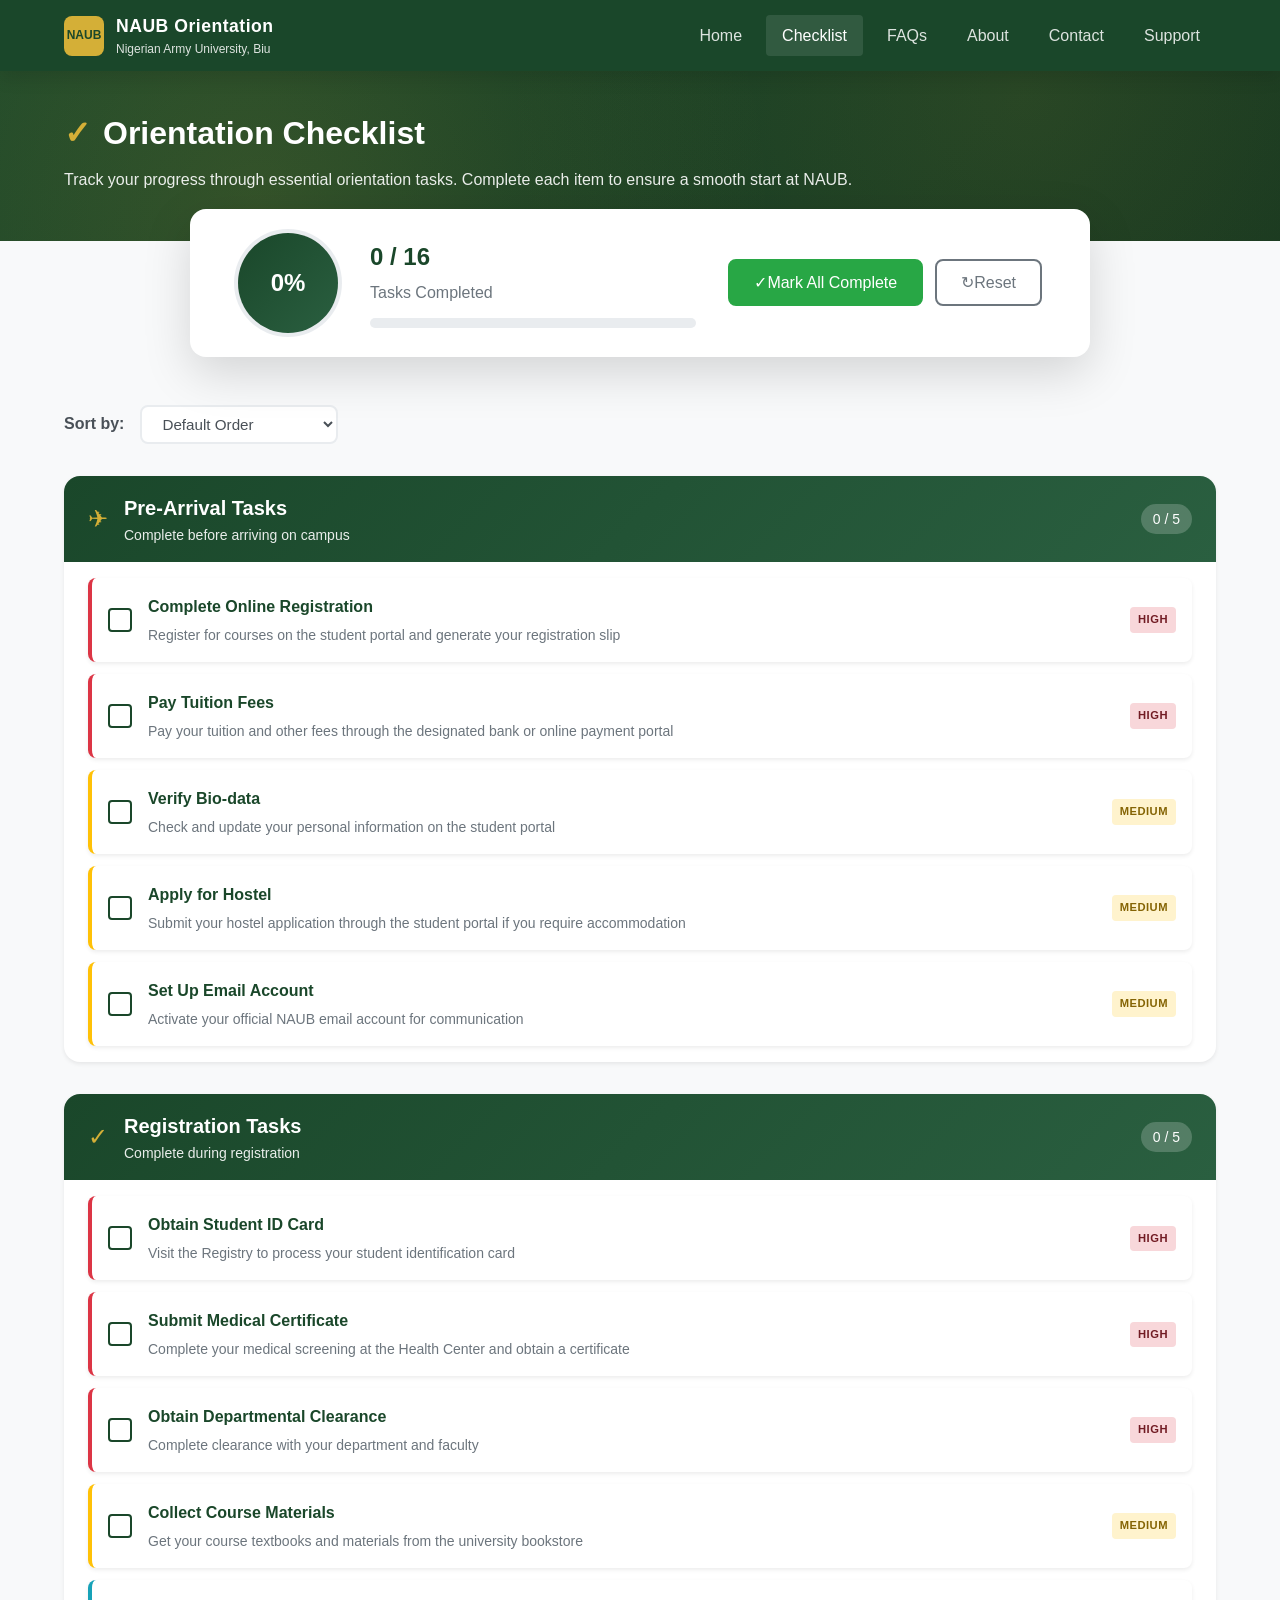
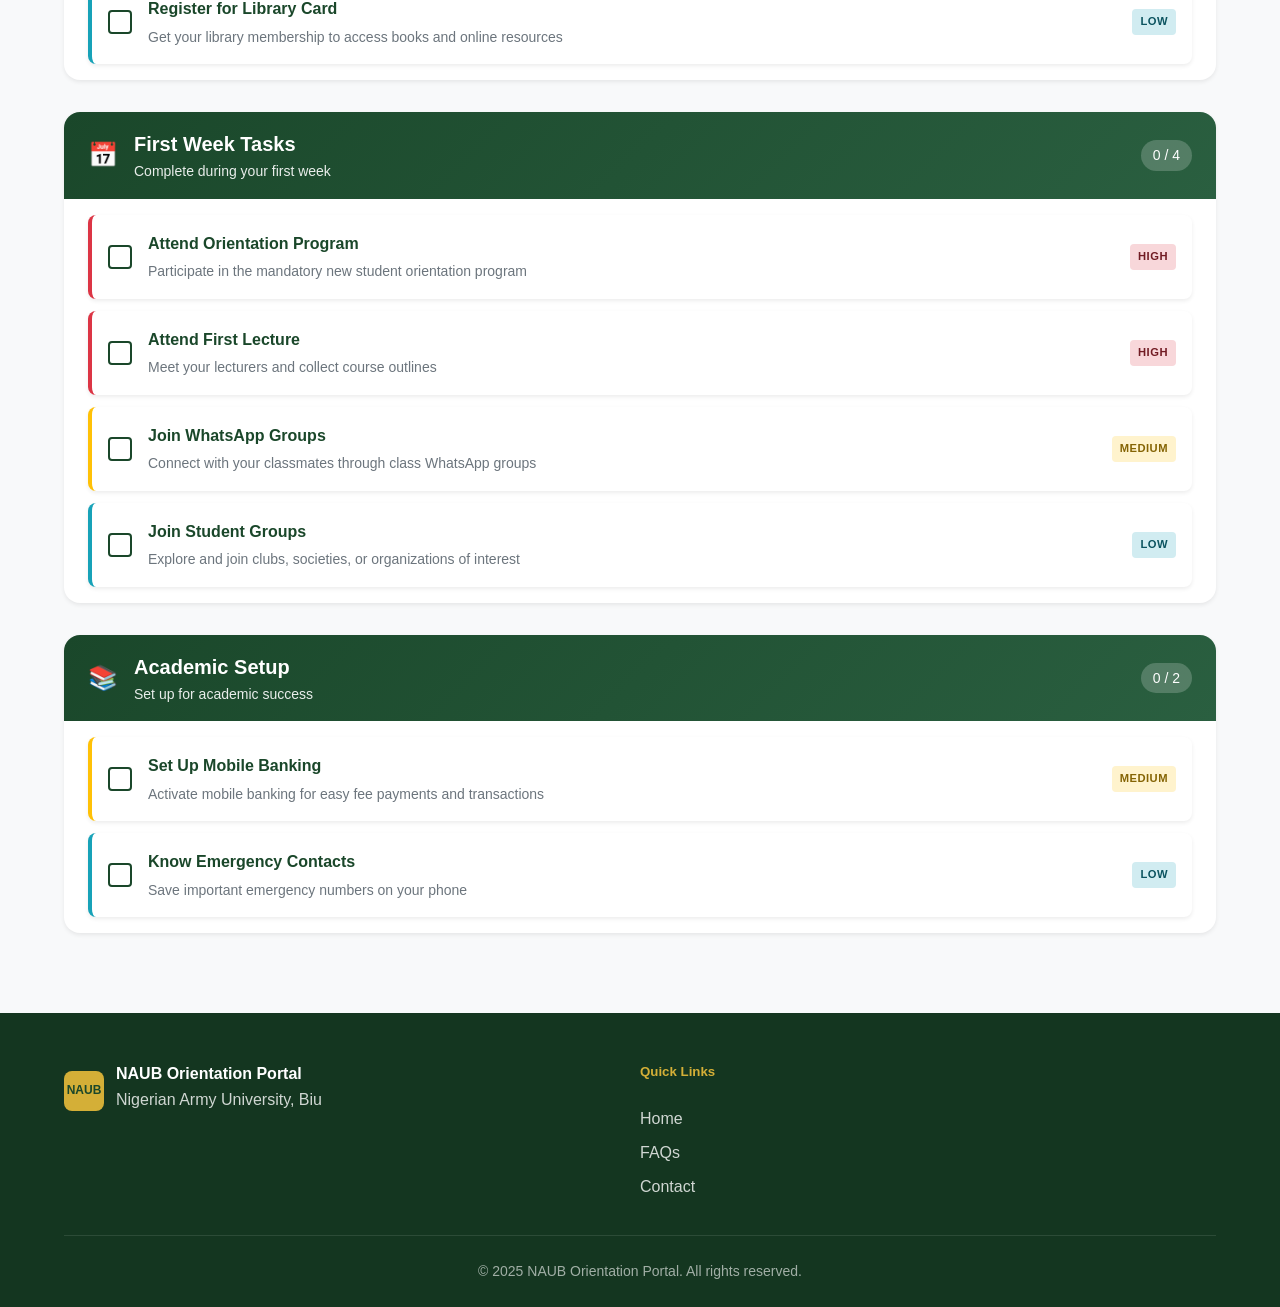
<file: checklist.html>
<!DOCTYPE html>
<html lang="en">
<head>
    <meta charset="UTF-8">
    <meta name="viewport" content="width=device-width, initial-scale=1.0">
    <meta name="description" content="NAUB Orientation Checklist - Track your progress">
    <title>Orientation Checklist | NAUB Orientation Portal</title>
    <link rel="stylesheet" href="style.css">
    <link rel="stylesheet" href="checklist.css">
</head>
<body>
    <header class="navbar" id="navbar">
        <div class="container">
            <a href="index.html" class="logo">
                <div class="logo-icon">NAUB</div>
                <div class="logo-text">
                    <span class="site-title">NAUB Orientation</span>
                    <span class="site-subtitle">Nigerian Army University, Biu</span>
                </div>
            </a>
            <button class="nav-toggle" id="navToggle" aria-label="Toggle navigation">
                <span></span>
                <span></span>
                <span></span>
            </button>
            <nav class="nav-menu" id="navMenu">
                <a href="index.html" class="nav-link">Home</a>
                <a href="checklist.html" class="nav-link active">Checklist</a>
                <a href="faq.html" class="nav-link">FAQs</a>
                <a href="about.html" class="nav-link">About</a>
                <a href="contact.html" class="nav-link">Contact</a>
                <a href="support.html" class="nav-link">Support</a>
            </nav>
        </div>
    </header>

    <main>
        <!-- Hero Section -->
        <section class="checklist-hero">
            <div class="container">
                <h1><span class="icon">&#10003;</span> Orientation Checklist</h1>
                <p>Track your progress through essential orientation tasks. Complete each item to ensure a smooth start at NAUB.</p>
            </div>
        </section>

        <!-- Progress Section -->
        <section class="progress-section">
            <div class="container">
                <div class="progress-content">
                    <div class="progress-circle" id="progressCircle" style="--progress: 0%;">
                        <span id="progressPercent">0%</span>
                    </div>
                    <div class="progress-info">
                        <h2 id="taskCount">0 / 16</h2>
                        <p>Tasks Completed</p>
                        <div class="progress-bar">
                            <div class="progress-fill" id="progressBar"></div>
                        </div>
                    </div>
                    <div class="progress-actions">
                        <button class="btn btn-success" id="markAllComplete">
                            <span>&#10003;</span> Mark All Complete
                        </button>
                        <button class="btn btn-outline" id="resetChecklist">
                            <span>&#8635;</span> Reset
                        </button>
                    </div>
                </div>
            </div>
        </section>

        <!-- Main Content -->
        <section class="checklist-content">
            <div class="container">
                <!-- Sort Controls -->
                <div class="sort-controls">
                    <label for="sortSelect">
                        Sort by:
                    </label>
                    <select id="sortSelect">
                        <option value="default">Default Order</option>
                        <option value="priority">Priority (High to Low)</option>
                        <option value="priority-low">Priority (Low to High)</option>
                        <option value="completed">Completed First</option>
                        <option value="incomplete">Incomplete First</option>
                    </select>
                </div>

                <!-- Checklist Categories -->
                <div id="checklistContainer">
                    <!-- Pre-Arrival Tasks -->
                    <div class="category-wrapper" data-category="pre-arrival">
                        <div class="category-card">
                            <div class="category-header">
                                <span class="category-icon">&#9992;</span>
                                <div>
                                    <h3>Pre-Arrival Tasks</h3>
                                    <p>Complete before arriving on campus</p>
                                </div>
                                <span class="category-badge">
                                    <span class="cat-completed">0</span> / 5
                                </span>
                            </div>
                            <div class="category-body">
                                <div class="task-item priority-high" data-id="1" data-priority="high" data-category="pre-arrival">
                                    <div class="task-checkbox">
                                        <span>&#10003;</span>
                                    </div>
                                    <div class="task-info">
                                        <h4>Complete Online Registration</h4>
                                        <p>Register for courses on the student portal and generate your registration slip</p>
                                    </div>
                                    <span class="priority-badge high">High</span>
                                </div>
                                <div class="task-item priority-high" data-id="2" data-priority="high" data-category="pre-arrival">
                                    <div class="task-checkbox">
                                        <span>&#10003;</span>
                                    </div>
                                    <div class="task-info">
                                        <h4>Pay Tuition Fees</h4>
                                        <p>Pay your tuition and other fees through the designated bank or online payment portal</p>
                                    </div>
                                    <span class="priority-badge high">High</span>
                                </div>
                                <div class="task-item priority-medium" data-id="3" data-priority="medium" data-category="pre-arrival">
                                    <div class="task-checkbox">
                                        <span>&#10003;</span>
                                    </div>
                                    <div class="task-info">
                                        <h4>Verify Bio-data</h4>
                                        <p>Check and update your personal information on the student portal</p>
                                    </div>
                                    <span class="priority-badge medium">Medium</span>
                                </div>
                                <div class="task-item priority-medium" data-id="4" data-priority="medium" data-category="pre-arrival">
                                    <div class="task-checkbox">
                                        <span>&#10003;</span>
                                    </div>
                                    <div class="task-info">
                                        <h4>Apply for Hostel</h4>
                                        <p>Submit your hostel application through the student portal if you require accommodation</p>
                                    </div>
                                    <span class="priority-badge medium">Medium</span>
                                </div>
                                <div class="task-item priority-medium" data-id="5" data-priority="medium" data-category="pre-arrival">
                                    <div class="task-checkbox">
                                        <span>&#10003;</span>
                                    </div>
                                    <div class="task-info">
                                        <h4>Set Up Email Account</h4>
                                        <p>Activate your official NAUB email account for communication</p>
                                    </div>
                                    <span class="priority-badge medium">Medium</span>
                                </div>
                            </div>
                        </div>
                    </div>

                    <!-- Registration Tasks -->
                    <div class="category-wrapper" data-category="registration">
                        <div class="category-card">
                            <div class="category-header">
                                <span class="category-icon">&#10003;</span>
                                <div>
                                    <h3>Registration Tasks</h3>
                                    <p>Complete during registration</p>
                                </div>
                                <span class="category-badge">
                                    <span class="cat-completed">0</span> / 5
                                </span>
                            </div>
                            <div class="category-body">
                                <div class="task-item priority-high" data-id="6" data-priority="high" data-category="registration">
                                    <div class="task-checkbox">
                                        <span>&#10003;</span>
                                    </div>
                                    <div class="task-info">
                                        <h4>Obtain Student ID Card</h4>
                                        <p>Visit the Registry to process your student identification card</p>
                                    </div>
                                    <span class="priority-badge high">High</span>
                                </div>
                                <div class="task-item priority-high" data-id="7" data-priority="high" data-category="registration">
                                    <div class="task-checkbox">
                                        <span>&#10003;</span>
                                    </div>
                                    <div class="task-info">
                                        <h4>Submit Medical Certificate</h4>
                                        <p>Complete your medical screening at the Health Center and obtain a certificate</p>
                                    </div>
                                    <span class="priority-badge high">High</span>
                                </div>
                                <div class="task-item priority-high" data-id="8" data-priority="high" data-category="registration">
                                    <div class="task-checkbox">
                                        <span>&#10003;</span>
                                    </div>
                                    <div class="task-info">
                                        <h4>Obtain Departmental Clearance</h4>
                                        <p>Complete clearance with your department and faculty</p>
                                    </div>
                                    <span class="priority-badge high">High</span>
                                </div>
                                <div class="task-item priority-medium" data-id="9" data-priority="medium" data-category="registration">
                                    <div class="task-checkbox">
                                        <span>&#10003;</span>
                                    </div>
                                    <div class="task-info">
                                        <h4>Collect Course Materials</h4>
                                        <p>Get your course textbooks and materials from the university bookstore</p>
                                    </div>
                                    <span class="priority-badge medium">Medium</span>
                                </div>
                                <div class="task-item priority-low" data-id="10" data-priority="low" data-category="registration">
                                    <div class="task-checkbox">
                                        <span>&#10003;</span>
                                    </div>
                                    <div class="task-info">
                                        <h4>Register for Library Card</h4>
                                        <p>Get your library membership to access books and online resources</p>
                                    </div>
                                    <span class="priority-badge low">Low</span>
                                </div>
                            </div>
                        </div>
                    </div>

                    <!-- First Week Tasks -->
                    <div class="category-wrapper" data-category="first-week">
                        <div class="category-card">
                            <div class="category-header">
                                <span class="category-icon">&#128197;</span>
                                <div>
                                    <h3>First Week Tasks</h3>
                                    <p>Complete during your first week</p>
                                </div>
                                <span class="category-badge">
                                    <span class="cat-completed">0</span> / 4
                                </span>
                            </div>
                            <div class="category-body">
                                <div class="task-item priority-high" data-id="11" data-priority="high" data-category="first-week">
                                    <div class="task-checkbox">
                                        <span>&#10003;</span>
                                    </div>
                                    <div class="task-info">
                                        <h4>Attend Orientation Program</h4>
                                        <p>Participate in the mandatory new student orientation program</p>
                                    </div>
                                    <span class="priority-badge high">High</span>
                                </div>
                                <div class="task-item priority-high" data-id="12" data-priority="high" data-category="first-week">
                                    <div class="task-checkbox">
                                        <span>&#10003;</span>
                                    </div>
                                    <div class="task-info">
                                        <h4>Attend First Lecture</h4>
                                        <p>Meet your lecturers and collect course outlines</p>
                                    </div>
                                    <span class="priority-badge high">High</span>
                                </div>
                                <div class="task-item priority-medium" data-id="13" data-priority="medium" data-category="first-week">
                                    <div class="task-checkbox">
                                        <span>&#10003;</span>
                                    </div>
                                    <div class="task-info">
                                        <h4>Join WhatsApp Groups</h4>
                                        <p>Connect with your classmates through class WhatsApp groups</p>
                                    </div>
                                    <span class="priority-badge medium">Medium</span>
                                </div>
                                <div class="task-item priority-low" data-id="14" data-priority="low" data-category="first-week">
                                    <div class="task-checkbox">
                                        <span>&#10003;</span>
                                    </div>
                                    <div class="task-info">
                                        <h4>Join Student Groups</h4>
                                        <p>Explore and join clubs, societies, or organizations of interest</p>
                                    </div>
                                    <span class="priority-badge low">Low</span>
                                </div>
                            </div>
                        </div>
                    </div>

                    <!-- Academic Setup -->
                    <div class="category-wrapper" data-category="academic">
                        <div class="category-card">
                            <div class="category-header">
                                <span class="category-icon">&#128218;</span>
                                <div>
                                    <h3>Academic Setup</h3>
                                    <p>Set up for academic success</p>
                                </div>
                                <span class="category-badge">
                                    <span class="cat-completed">0</span> / 2
                                </span>
                            </div>
                            <div class="category-body">
                                <div class="task-item priority-medium" data-id="15" data-priority="medium" data-category="academic">
                                    <div class="task-checkbox">
                                        <span>&#10003;</span>
                                    </div>
                                    <div class="task-info">
                                        <h4>Set Up Mobile Banking</h4>
                                        <p>Activate mobile banking for easy fee payments and transactions</p>
                                    </div>
                                    <span class="priority-badge medium">Medium</span>
                                </div>
                                <div class="task-item priority-low" data-id="16" data-priority="low" data-category="academic">
                                    <div class="task-checkbox">
                                        <span>&#10003;</span>
                                    </div>
                                    <div class="task-info">
                                        <h4>Know Emergency Contacts</h4>
                                        <p>Save important emergency numbers on your phone</p>
                                    </div>
                                    <span class="priority-badge low">Low</span>
                                </div>
                            </div>
                        </div>
                    </div>
                </div>
            </div>
        </section>
    </main>

    <footer class="footer">
        <div class="container">
            <div class="footer-grid">
                <div class="footer-col">
                    <div class="footer-logo">
                        <div class="logo-icon">NAUB</div>
                        <div>
                            <h4>NAUB Orientation Portal</h4>
                            <p>Nigerian Army University, Biu</p>
                        </div>
                    </div>
                </div>
                <div class="footer-col">
                    <h5>Quick Links</h5>
                    <a href="index.html">Home</a>
                    <a href="faq.html">FAQs</a>
                    <a href="contact.html">Contact</a>
                </div>
            </div>
            <div class="footer-bottom">
                <p>&copy; 2025 NAUB Orientation Portal. All rights reserved.</p>
            </div>
        </div>
    </footer>

    <script src="main.js"></script>
</body>
</html>
</file>
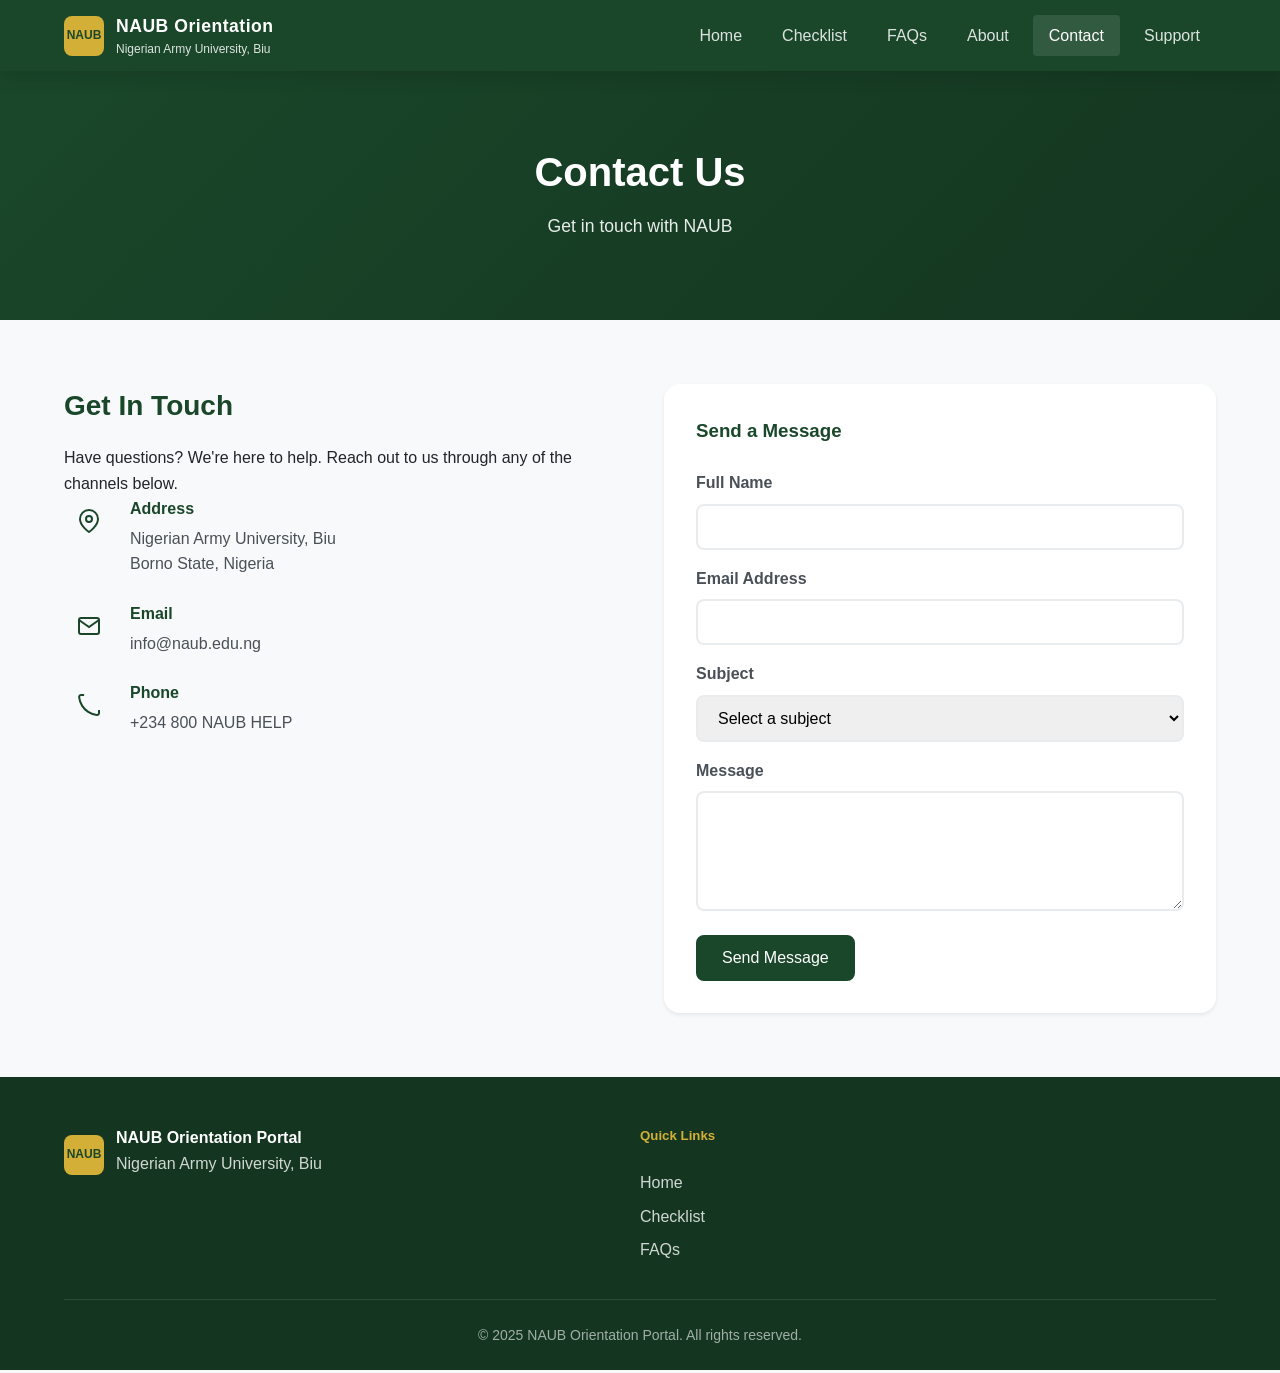
<file: contact.html>
<!DOCTYPE html>
<html lang="en">
<head>
    <meta charset="UTF-8">
    <meta name="viewport" content="width=device-width, initial-scale=1.0">
    <meta name="description" content="Contact NAUB - Get in touch">
    <title>Contact | NAUB Orientation Portal</title>
    <link rel="stylesheet" href="style.css">
</head>
<body>
    <!-- Global success message at top of page -->
    <div id="page-success-message" class="page-success" role="status" aria-live="polite" style="display: none;"></div>
    
    <header class="navbar" id="navbar">
        <div class="container">
            <a href="index.html" class="logo">
                <div class="logo-icon">NAUB</div>
                <div class="logo-text">
                    <span class="site-title">NAUB Orientation</span>
                    <span class="site-subtitle">Nigerian Army University, Biu</span>
                </div>
            </a>
            <button class="nav-toggle" id="navToggle" aria-label="Toggle navigation">
                <span></span><span></span><span></span>
            </button>
            <nav class="nav-menu" id="navMenu">
                <a href="index.html" class="nav-link">Home</a>
                <a href="checklist.html" class="nav-link">Checklist</a>
                <a href="faq.html" class="nav-link">FAQs</a>
                <a href="about.html" class="nav-link">About</a>
                <a href="contact.html" class="nav-link active">Contact</a>
                <a href="support.html" class="nav-link">Support</a>
            </nav>
        </div>
    </header>

    <main>
        <section class="page-hero">
            <div class="container">
                <h1>Contact Us</h1>
                <p>Get in touch with NAUB</p>
            </div>
        </section>

        <section class="section">
            <div class="container">
                <div class="contact-grid">
                    <div class="contact-info">
                        <h2>Get In Touch</h2>
                        <p>Have questions? We're here to help. Reach out to us through any of the channels below.</p>
                        
                        <div class="contact-item">
                            <div class="contact-icon">
                                <svg width="24" height="24" viewBox="0 0 24 24" fill="none" stroke="currentColor" stroke-width="2">
                                    <path d="M21 10c0 7-9 13-9 13s-9-6-9-13a9 9 0 0 1 18 0z"/><circle cx="12" cy="10" r="3"/>
                                </svg>
                            </div>
                            <div>
                                <h4>Address</h4>
                                <p>Nigerian Army University, Biu<br>Borno State, Nigeria</p>
                            </div>
                        </div>
                        
                        <div class="contact-item">
                            <div class="contact-icon">
                                <svg width="24" height="24" viewBox="0 0 24 24" fill="none" stroke="currentColor" stroke-width="2">
                                    <path d="M4 4h16c1.1 0 2 .9 2 2v12c0 1.1-.9 2-2 2H4c-1.1 0-2-.9-2-2V6c0-1.1.9-2 2-2z"/><polyline points="22,6 12,13 2,6"/>
                                </svg>
                            </div>
                            <div>
                                <h4>Email</h4>
                                <p>info@naub.edu.ng</p>
                            </div>
                        </div>
                        
                        <div class="contact-item">
                            <div class="contact-icon">
                                <svg width="24" height="24" viewBox="0 0 24 24" fill="none" stroke="currentColor" stroke-width="2">
                                    <path d="M22 16.92v3a2 2 0 0 1-2.18 2 19.79 19.79 0 0 1-8.63-3.07 19.5 19.5 0 0 1-6-6 19.79 19.79 0 0 1-3.07-8.67A2 2 0 0 1 4.11 2h3"/>
                                </svg>
                            </div>
                            <div>
                                <h4>Phone</h4>
                                <p>+234 800 NAUB HELP</p>
                            </div>
                        </div>
                    </div>
                    
                    <div class="contact-form-wrapper">
                        <h3>Send a Message</h3>
                        <form class="contact-form" id="contactForm">
                            <div class="form-group">
                                <label for="name">Full Name</label>
                                <input type="text" id="name" name="name" required>
                            </div>
                            <div class="form-group">
                                <label for="email">Email Address</label>
                                <input type="email" id="email" name="email" required>
                            </div>
                            <div class="form-group">
                                <label for="subject">Subject</label>
                                <select id="subject" name="subject">
                                    <option value="">Select a subject</option>
                                    <option value="academic">Academic Inquiry</option>
                                    <option value="portal">Portal Issue</option>
                                    <option value="hostel">Hostel Matter</option>
                                    <option value="health">Health Services</option>
                                    <option value="other">Other</option>
                                </select>
                            </div>
                            <div class="form-group">
                                <label for="message">Message</label>
                                <textarea id="message" name="message" rows="5" required></textarea>
                            </div>
                            <button type="button" id="send-message" class="btn btn-primary">Send Message</button>
                        </form>
                    </div>
                </div>
            </div>
        </section>
    </main>

    <footer class="footer">
        <div class="container">
            <div class="footer-grid">
                <div class="footer-col">
                    <div class="footer-logo">
                        <div class="logo-icon">NAUB</div>
                        <div>
                            <h4>NAUB Orientation Portal</h4>
                            <p>Nigerian Army University, Biu</p>
                        </div>
                    </div>
                </div>
                <div class="footer-col">
                    <h5>Quick Links</h5>
                    <a href="index.html">Home</a>
                    <a href="checklist.html">Checklist</a>
                    <a href="faq.html">FAQs</a>
                </div>
            </div>
            <div class="footer-bottom">
                <p>&copy; 2025 NAUB Orientation Portal. All rights reserved.</p>
            </div>
        </div>
    </footer>

    <script src="main.js"></script>
    <script>
        // Contact Form Handler
        document.addEventListener('DOMContentLoaded', function() {
            // Get references to DOM elements
            const sendButton = document.getElementById('send-message');
            const form = document.getElementById('contactForm');
            const successMessage = document.getElementById('page-success-message');
            
            // Add click event listener to the send button
            sendButton.addEventListener('click', function(event) {
                // Prevent default form submission behavior
                event.preventDefault();
                
                // Get form field values
                const name = document.getElementById('name').value.trim();
                const email = document.getElementById('email').value.trim();
                const subject = document.getElementById('subject').value;
                const message = document.getElementById('message').value.trim();
                
                // Validate that all required fields have values
                if (!name || !email || !subject || !message) {
                    // If validation fails, show an alert (or you could add an error message)
                    alert('Please fill in all required fields.');
                    return;
                }
                
                // Display the success message with checkmark emoji at top of page
                successMessage.textContent = '✅ Your message has been sent successfully!';
                successMessage.style.display = 'block';
                
                // Clear the form after successful submission
                form.reset();
                
                // Set a timeout to automatically hide the message after 5 seconds (5000ms)
                setTimeout(function() {
                    // Hide the success message
                    successMessage.style.display = 'none';
                    // Clear the message text
                    successMessage.textContent = '';
                }, 5000);
            });
        });
    </script>
</body>
</html>
</file>
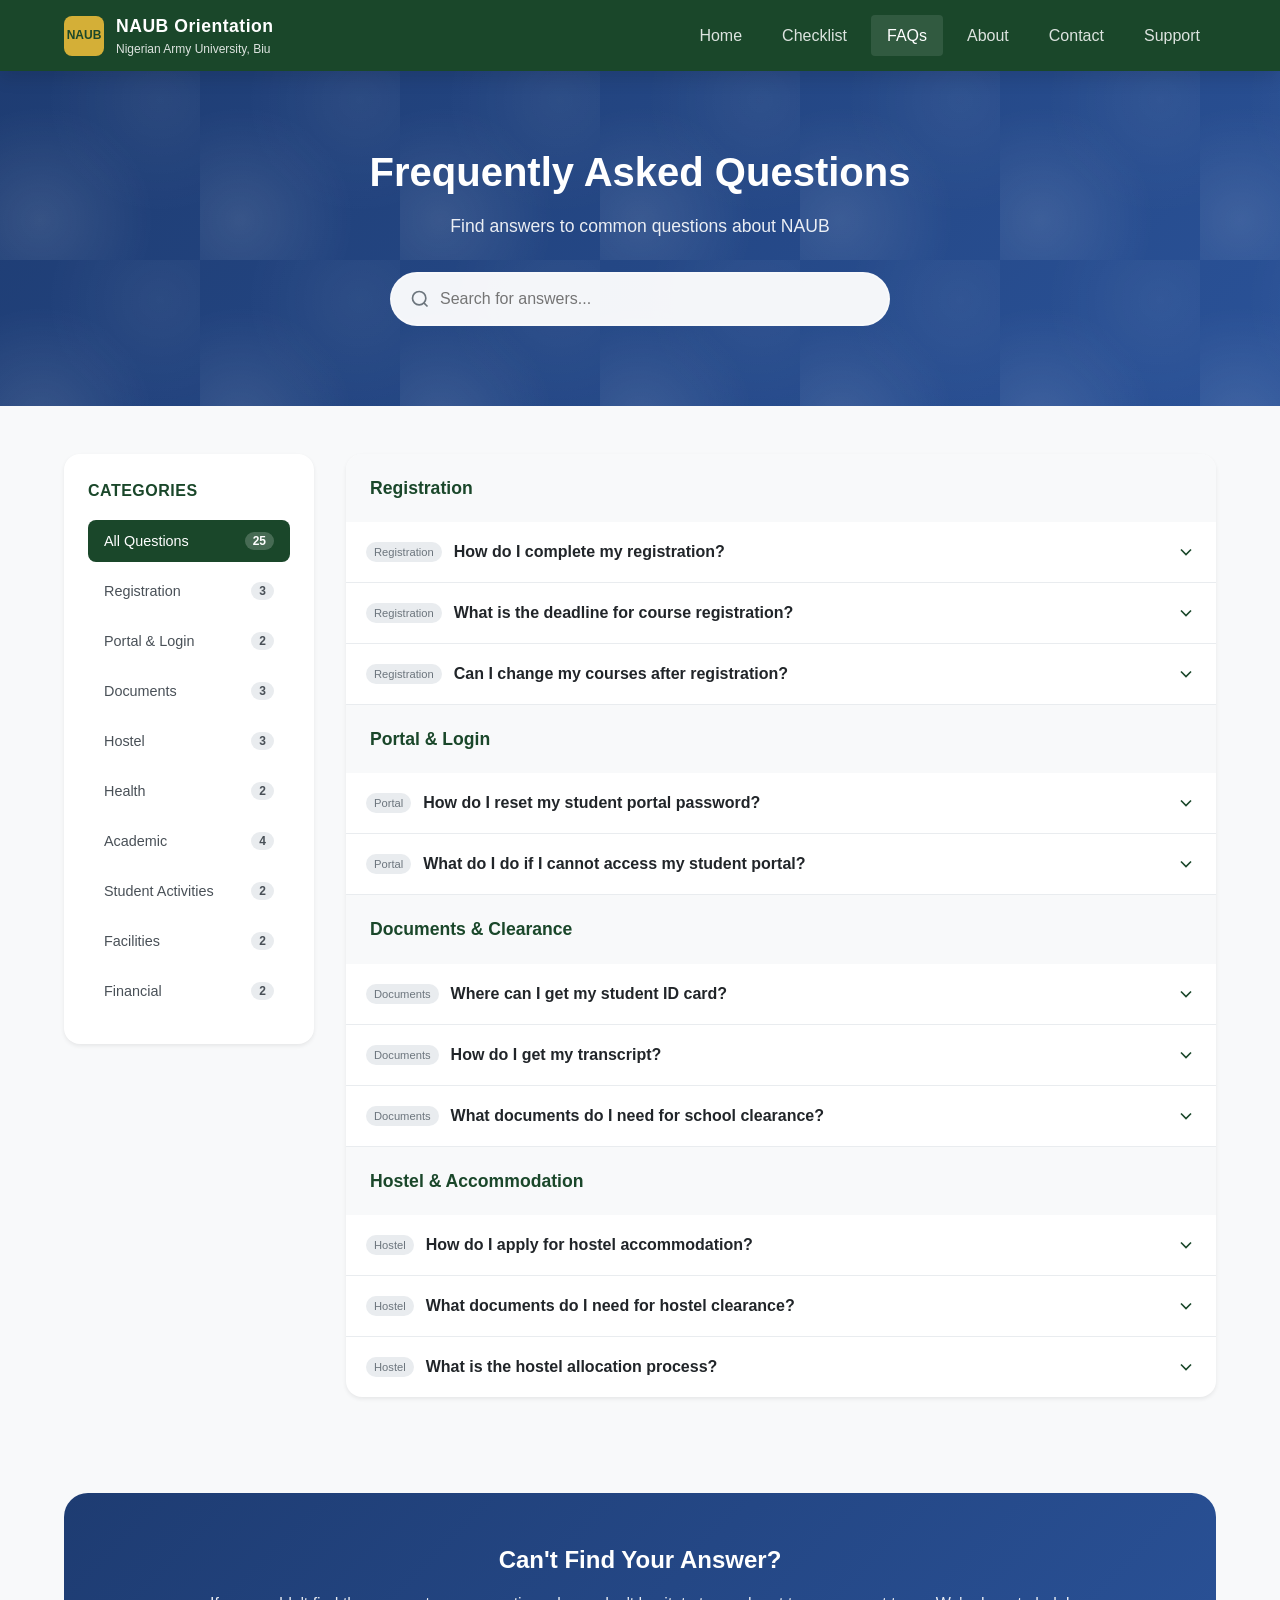
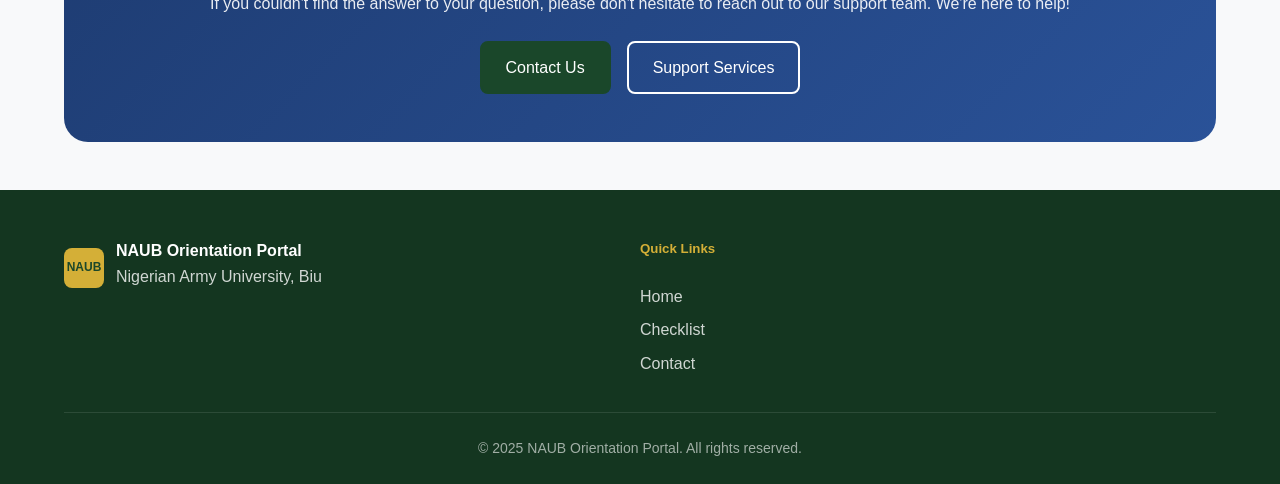
<file: faq.html>
<!DOCTYPE html>
<html lang="en">
<head>
    <meta charset="UTF-8">
    <meta name="viewport" content="width=device-width, initial-scale=1.0">
    <meta name="description" content="NAUB FAQs - Frequently Asked Questions">
    <title>FAQs | NAUB Orientation Portal</title>
    <link rel="stylesheet" href="style.css">
    <link rel="stylesheet" href="faq.css">
</head>
<body>
    <header class="navbar" id="navbar">
        <div class="container">
            <a href="index.html" class="logo">
                <div class="logo-icon">NAUB</div>
                <div class="logo-text">
                    <span class="site-title">NAUB Orientation</span>
                    <span class="site-subtitle">Nigerian Army University, Biu</span>
                </div>
            </a>
            <button class="nav-toggle" id="navToggle" aria-label="Toggle navigation">
                <span></span>
                <span></span>
                <span></span>
            </button>
            <nav class="nav-menu" id="navMenu">
                <a href="index.html" class="nav-link">Home</a>
                <a href="checklist.html" class="nav-link">Checklist</a>
                <a href="faq.html" class="nav-link active">FAQs</a>
                <a href="about.html" class="nav-link">About</a>
                <a href="contact.html" class="nav-link">Contact</a>
                <a href="support.html" class="nav-link">Support</a>
            </nav>
        </div>
    </header>

    <main>
        <!-- Hero Section -->
        <section class="faq-hero">
            <div class="container">
                <h1>Frequently Asked Questions</h1>
                <p>Find answers to common questions about NAUB</p>
                <div class="search-container">
                    <svg class="search-icon" width="20" height="20" viewBox="0 0 24 24" fill="none" stroke="currentColor" stroke-width="2">
                        <circle cx="11" cy="11" r="8"/><path d="M21 21l-4.35-4.35"/>
                    </svg>
                    <input type="text" id="faqSearch" placeholder="Search for answers...">
                </div>
            </div>
        </section>

        <!-- Main Content -->
        <section class="faq-content">
            <div class="container">
                <div class="faq-grid">
                    <!-- Category Sidebar -->
                    <aside class="category-sidebar">
                        <h4>Categories</h4>
                        <ul class="category-list">
                            <li><button class="category-btn active" data-category="all">All Questions <span class="category-count">25</span></button></li>
                            <li><button class="category-btn" data-category="Registration">Registration <span class="category-count">3</span></button></li>
                            <li><button class="category-btn" data-category="Portal">Portal & Login <span class="category-count">2</span></button></li>
                            <li><button class="category-btn" data-category="Documents">Documents <span class="category-count">3</span></button></li>
                            <li><button class="category-btn" data-category="Hostel">Hostel <span class="category-count">3</span></button></li>
                            <li><button class="category-btn" data-category="Health">Health <span class="category-count">2</span></button></li>
                            <li><button class="category-btn" data-category="Academic">Academic <span class="category-count">4</span></button></li>
                            <li><button class="category-btn" data-category="Activities">Student Activities <span class="category-count">2</span></button></li>
                            <li><button class="category-btn" data-category="Facilities">Facilities <span class="category-count">2</span></button></li>
                            <li><button class="category-btn" data-category="Financial">Financial <span class="category-count">2</span></button></li>
                        </ul>
                    </aside>

                    <!-- FAQ Accordion -->
                    <div class="faq-accordion">
                        <!-- Registration FAQs -->
                        <div class="faq-category">
                            <h3 class="faq-category-title">Registration</h3>
                            <div class="faq-item" data-category="Registration">
                                <button class="faq-question">
                                    <span class="category-badge">Registration</span>
                                    <span>How do I complete my registration?</span>
                                    <svg class="icon" width="20" height="20" viewBox="0 0 24 24" fill="none" stroke="currentColor" stroke-width="2">
                                        <polyline points="6 9 12 15 18 9"/>
                                    </svg>
                                </button>
                                <div class="faq-answer">
                                    <p>To complete your registration, log in to the student portal using your matric number and password. Navigate to the Registration section, select your courses, and proceed to payment. After payment, generate your registration slip. Make sure to verify all details before submission.</p>
                                </div>
                            </div>
                            <div class="faq-item" data-category="Registration">
                                <button class="faq-question">
                                    <span class="category-badge">Registration</span>
                                    <span>What is the deadline for course registration?</span>
                                    <svg class="icon" width="20" height="20" viewBox="0 0 24 24" fill="none" stroke="currentColor" stroke-width="2">
                                        <polyline points="6 9 12 15 18 9"/>
                                    </svg>
                                </button>
                                <div class="faq-answer">
                                    <p>Course registration typically closes two weeks after the start of lectures. For the 2025/2026 session, the deadline is October 6, 2025. Late registration attracts a penalty fee.</p>
                                </div>
                            </div>
                            <div class="faq-item" data-category="Registration">
                                <button class="faq-question">
                                    <span class="category-badge">Registration</span>
                                    <span>Can I change my courses after registration?</span>
                                    <svg class="icon" width="20" height="20" viewBox="0 0 24 24" fill="none" stroke="currentColor" stroke-width="2">
                                        <polyline points="6 9 12 15 18 9"/>
                                    </svg>
                                </button>
                                <div class="faq-answer">
                                    <p>Course changes are allowed only during the add/drop period, which is the first two weeks of the semester. Log in to the student portal, navigate to Course Registration, and use the add/drop function. Note that some courses may have prerequisites or capacity limits.</p>
                                </div>
                            </div>
                        </div>

                        <!-- Portal FAQs -->
                        <div class="faq-category">
                            <h3 class="faq-category-title">Portal & Login</h3>
                            <div class="faq-item" data-category="Portal">
                                <button class="faq-question">
                                    <span class="category-badge">Portal</span>
                                    <span>How do I reset my student portal password?</span>
                                    <svg class="icon" width="20" height="20" viewBox="0 0 24 24" fill="none" stroke="currentColor" stroke-width="2">
                                        <polyline points="6 9 12 15 18 9"/>
                                    </svg>
                                </button>
                                <div class="faq-answer">
                                    <p>Visit the IT Help Desk located in the Library building or email support@naub.edu.ng with your matric number and a valid ID. You will receive a temporary password within 24 hours.</p>
                                </div>
                            </div>
                            <div class="faq-item" data-category="Portal">
                                <button class="faq-question">
                                    <span class="category-badge">Portal</span>
                                    <span>What do I do if I cannot access my student portal?</span>
                                    <svg class="icon" width="20" height="20" viewBox="0 0 24 24" fill="none" stroke="currentColor" stroke-width="2">
                                        <polyline points="6 9 12 15 18 9"/>
                                    </svg>
                                </button>
                                <div class="faq-answer">
                                    <p>First, ensure you are using the correct URL (portal.naub.edu.ng). Clear your browser cache and cookies. If the problem persists, contact the IT Help Desk at +234 800 NAUB IT or visit the Library Building, First Floor.</p>
                                </div>
                            </div>
                        </div>

                        <!-- Document FAQs -->
                        <div class="faq-category">
                            <h3 class="faq-category-title">Documents & Clearance</h3>
                            <div class="faq-item" data-category="Documents">
                                <button class="faq-question">
                                    <span class="category-badge">Documents</span>
                                    <span>Where can I get my student ID card?</span>
                                    <svg class="icon" width="20" height="20" viewBox="0 0 24 24" fill="none" stroke="currentColor" stroke-width="2">
                                        <polyline points="6 9 12 15 18 9"/>
                                    </svg>
                                </button>
                                <div class="faq-answer">
                                    <p>Student ID cards are processed at the Registry Office in the Main Administrative Block. Bring your registration slip and passport photographs. Processing takes 3-5 working days.</p>
                                </div>
                            </div>
                            <div class="faq-item" data-category="Documents">
                                <button class="faq-question">
                                    <span class="category-badge">Documents</span>
                                    <span>How do I get my transcript?</span>
                                    <svg class="icon" width="20" height="20" viewBox="0 0 24 24" fill="none" stroke="currentColor" stroke-width="2">
                                        <polyline points="6 9 12 15 18 9"/>
                                    </svg>
                                </button>
                                <div class="faq-answer">
                                    <p>Submit a transcript request application at the Registry Office. The processing fee is applicable. Transcripts are usually ready within 5-7 working days. You can also request digital transcripts via email to registry@naub.edu.ng.</p>
                                </div>
                            </div>
                            <div class="faq-item" data-category="Documents">
                                <button class="faq-question">
                                    <span class="category-badge">Documents</span>
                                    <span>What documents do I need for school clearance?</span>
                                    <svg class="icon" width="20" height="20" viewBox="0 0 24 24" fill="none" stroke="currentColor" stroke-width="2">
                                        <polyline points="6 9 12 15 18 9"/>
                                    </svg>
                                </button>
                                <div class="faq-answer">
                                    <p>You will need: (1) Valid student ID card, (2) Registration slip, (3) Payment receipts, (4) Medical certificate, and (5) Completed clearance form from your department. Visit the Registry for final clearance.</p>
                                </div>
                            </div>
                        </div>

                        <!-- Hostel FAQs -->
                        <div class="faq-category">
                            <h3 class="faq-category-title">Hostel & Accommodation</h3>
                            <div class="faq-item" data-category="Hostel">
                                <button class="faq-question">
                                    <span class="category-badge">Hostel</span>
                                    <span>How do I apply for hostel accommodation?</span>
                                    <svg class="icon" width="20" height="20" viewBox="0 0 24 24" fill="none" stroke="currentColor" stroke-width="2">
                                        <polyline points="6 9 12 15 18 9"/>
                                    </svg>
                                </button>
                                <div class="faq-answer">
                                    <p>Log in to the student portal, navigate to Hostel Application, fill in the required details, and submit. Accommodation is allocated on a first-come, first-served basis. Priority is given to fresh students and final year students.</p>
                                </div>
                            </div>
                            <div class="faq-item" data-category="Hostel">
                                <button class="faq-question">
                                    <span class="category-badge">Hostel</span>
                                    <span>What documents do I need for hostel clearance?</span>
                                    <svg class="icon" width="20" height="20" viewBox="0 0 24 24" fill="none" stroke="currentColor" stroke-width="2">
                                        <polyline points="6 9 12 15 18 9"/>
                                    </svg>
                                </button>
                                <div class="faq-answer">
                                    <p>You need your student ID card, registration slip, hostel application form, and a medical certificate. Report to the Hostel Warden with these documents for room allocation.</p>
                                </div>
                            </div>
                            <div class="faq-item" data-category="Hostel">
                                <button class="faq-question">
                                    <span class="category-badge">Hostel</span>
                                    <span>What is the hostel allocation process?</span>
                                    <svg class="icon" width="20" height="20" viewBox="0 0 24 24" fill="none" stroke="currentColor" stroke-width="2">
                                        <polyline points="6 9 12 15 18 9"/>
                                    </svg>
                                </button>
                                <div class="faq-answer">
                                    <p>Hostel allocation is done electronically based on your application. Fresh students are given priority. Check your portal for allocation status. Once allocated, report to your allocated hostel within 48 hours for room assignment.</p>
                                </div>
                            </div>
                        </div>
                    </div>
                </div>

                <!-- No Results Message -->
                <div class="no-results" id="noResults" style="display: none;">
                    <svg width="48" height="48" viewBox="0 0 24 24" fill="none" stroke="currentColor" stroke-width="1.5">
                        <circle cx="11" cy="11" r="8"/><path d="M21 21l-4.35-4.35"/>
                    </svg>
                    <h4>No FAQs Found</h4>
                    <p>Try adjusting your search terms or browse by category.</p>
                </div>
            </div>
        </section>

        <!-- Can't Find Answer -->
        <section class="cant-find-section">
            <div class="container">
                <div class="cant-find-box">
                    <h3>Can't Find Your Answer?</h3>
                    <p>If you couldn't find the answer to your question, please don't hesitate to reach out to our support team. We're here to help!</p>
                    <div class="cant-find-buttons">
                        <a href="contact.html" class="btn btn-primary">Contact Us</a>
                        <a href="support.html" class="btn btn-outline">Support Services</a>
                    </div>
                </div>
            </div>
        </section>
    </main>

    <footer class="footer">
        <div class="container">
            <div class="footer-grid">
                <div class="footer-col">
                    <div class="footer-logo">
                        <div class="logo-icon">NAUB</div>
                        <div>
                            <h4>NAUB Orientation Portal</h4>
                            <p>Nigerian Army University, Biu</p>
                        </div>
                    </div>
                </div>
                <div class="footer-col">
                    <h5>Quick Links</h5>
                    <a href="index.html">Home</a>
                    <a href="checklist.html">Checklist</a>
                    <a href="contact.html">Contact</a>
                </div>
            </div>
            <div class="footer-bottom">
                <p>&copy; 2025 NAUB Orientation Portal. All rights reserved.</p>
            </div>
        </div>
    </footer>

    <script src="main.js"></script>
</body>
</html>
</file>
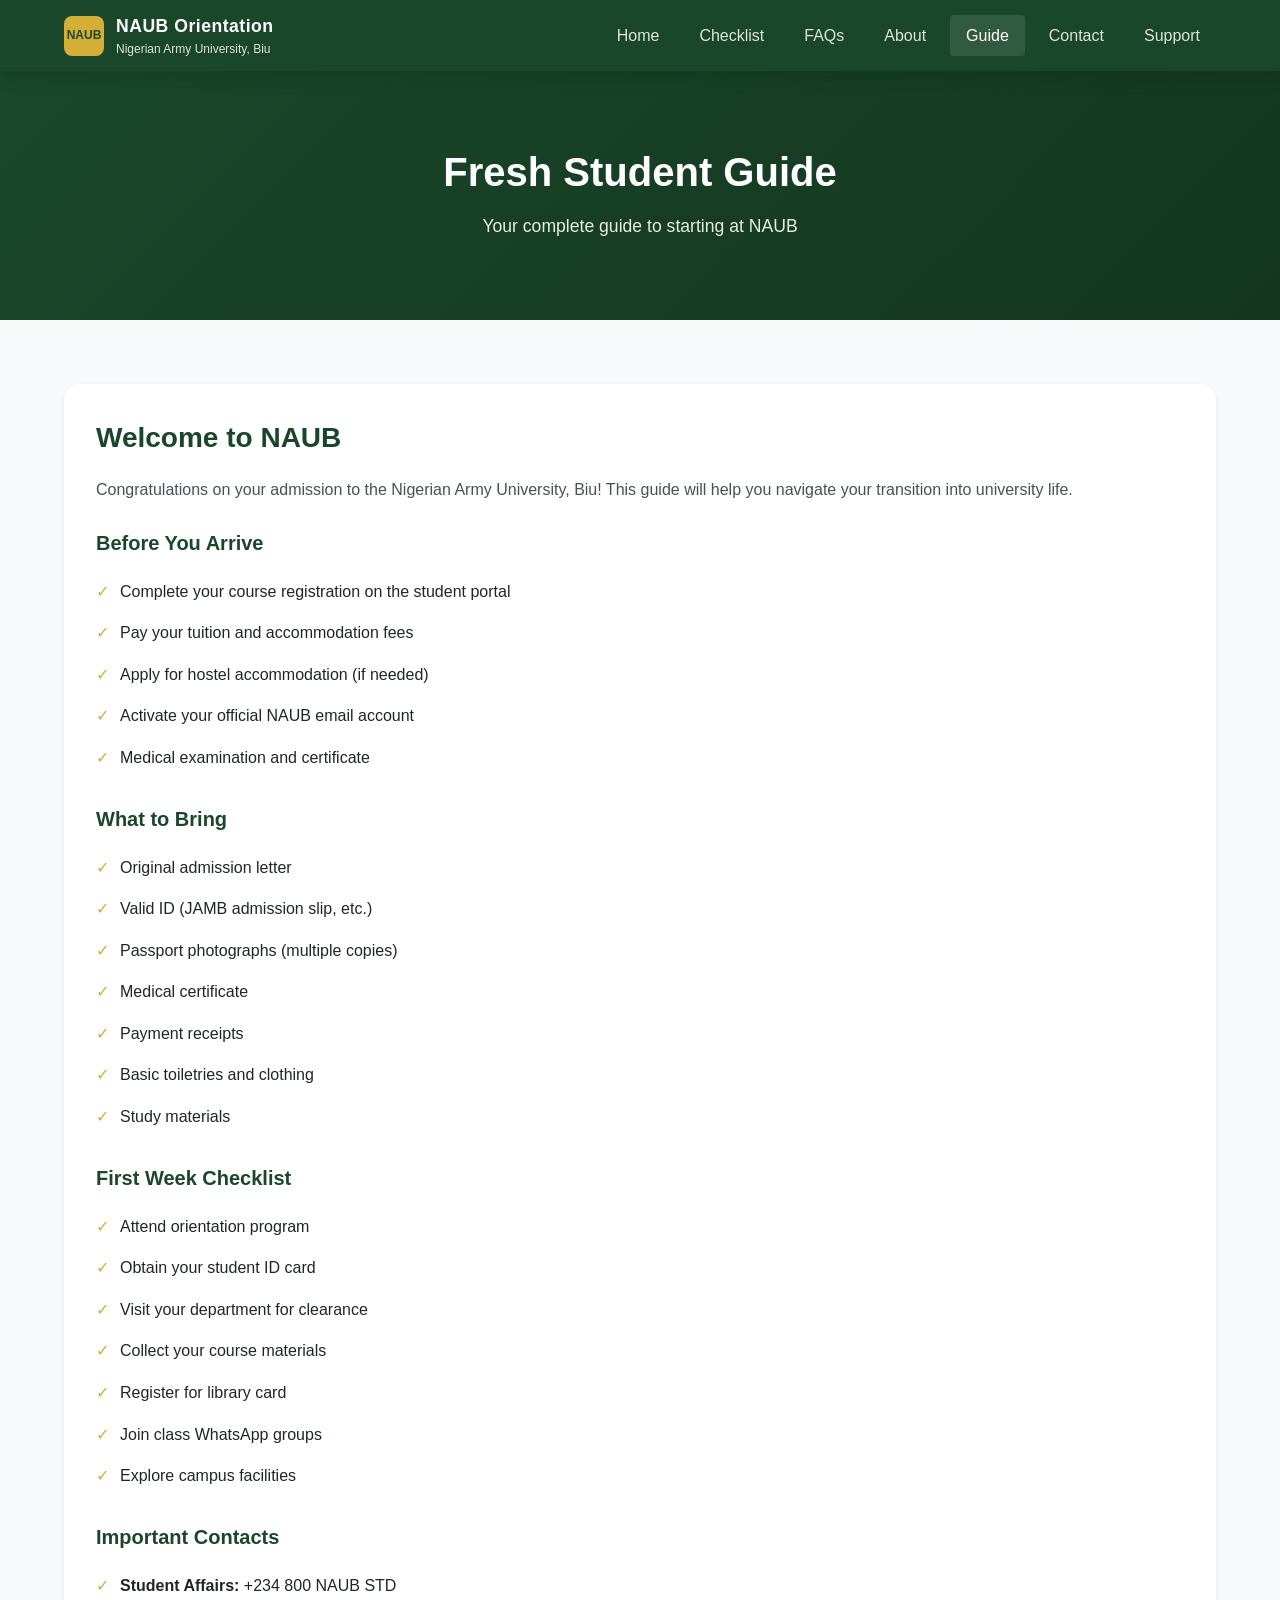
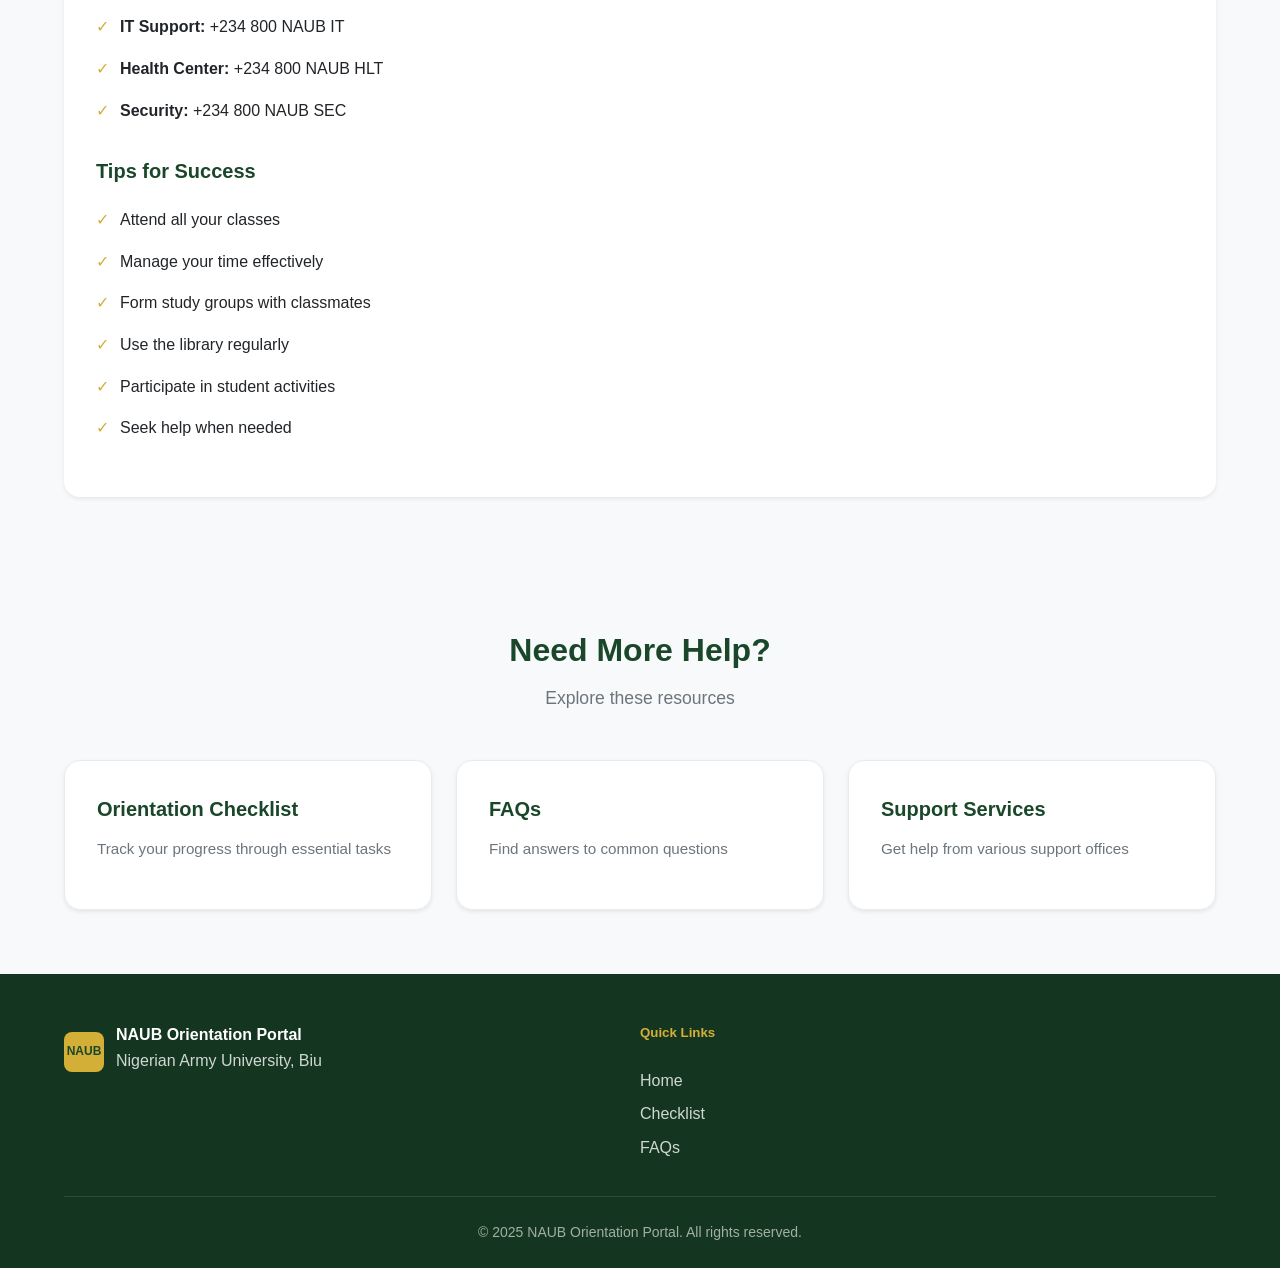
<file: fresh-student-guide.html>
<!DOCTYPE html>
<html lang="en">
<head>
    <meta charset="UTF-8">
    <meta name="viewport" content="width=device-width, initial-scale=1.0">
    <meta name="description" content="Fresh Student Guide - Your complete guide to starting at NAUB">
    <title>Fresh Student Guide | NAUB Orientation Portal</title>
    <link rel="stylesheet" href="style.css">
</head>
<body>
    <header class="navbar" id="navbar">
        <div class="container">
            <a href="index.html" class="logo">
                <div class="logo-icon">NAUB</div>
                <div class="logo-text">
                    <span class="site-title">NAUB Orientation</span>
                    <span class="site-subtitle">Nigerian Army University, Biu</span>
                </div>
            </a>
            <button class="nav-toggle" id="navToggle" aria-label="Toggle navigation">
                <span></span><span></span><span></span>
            </button>
            <nav class="nav-menu" id="navMenu">
                <a href="index.html" class="nav-link">Home</a>
                <a href="checklist.html" class="nav-link">Checklist</a>
                <a href="faq.html" class="nav-link">FAQs</a>
                <a href="about.html" class="nav-link">About</a>
                <a href="fresh-student-guide.html" class="nav-link active">Guide</a>
                <a href="contact.html" class="nav-link">Contact</a>
                <a href="support.html" class="nav-link">Support</a>
            </nav>
        </div>
    </header>

    <main>
        <section class="page-hero">
            <div class="container">
                <h1>Fresh Student Guide</h1>
                <p>Your complete guide to starting at NAUB</p>
            </div>
        </section>

        <section class="section">
            <div class="container">
                <div class="content-card">
                    <h2>Welcome to NAUB</h2>
                    <p>Congratulations on your admission to the Nigerian Army University, Biu! This guide will help you navigate your transition into university life.</p>

                    <h3>Before You Arrive</h3>
                    <ul>
                        <li>Complete your course registration on the student portal</li>
                        <li>Pay your tuition and accommodation fees</li>
                        <li>Apply for hostel accommodation (if needed)</li>
                        <li>Activate your official NAUB email account</li>
                        <li>Medical examination and certificate</li>
                    </ul>

                    <h3>What to Bring</h3>
                    <ul>
                        <li>Original admission letter</li>
                        <li>Valid ID (JAMB admission slip, etc.)</li>
                        <li>Passport photographs (multiple copies)</li>
                        <li>Medical certificate</li>
                        <li>Payment receipts</li>
                        <li>Basic toiletries and clothing</li>
                        <li>Study materials</li>
                    </ul>

                    <h3>First Week Checklist</h3>
                    <ul>
                        <li>Attend orientation program</li>
                        <li>Obtain your student ID card</li>
                        <li>Visit your department for clearance</li>
                        <li>Collect your course materials</li>
                        <li>Register for library card</li>
                        <li>Join class WhatsApp groups</li>
                        <li>Explore campus facilities</li>
                    </ul>

                    <h3>Important Contacts</h3>
                    <ul>
                        <li><strong>Student Affairs:</strong> +234 800 NAUB STD</li>
                        <li><strong>IT Support:</strong> +234 800 NAUB IT</li>
                        <li><strong>Health Center:</strong> +234 800 NAUB HLT</li>
                        <li><strong>Security:</strong> +234 800 NAUB SEC</li>
                    </ul>

                    <h3>Tips for Success</h3>
                    <ul>
                        <li>Attend all your classes</li>
                        <li>Manage your time effectively</li>
                        <li>Form study groups with classmates</li>
                        <li>Use the library regularly</li>
                        <li>Participate in student activities</li>
                        <li>Seek help when needed</li>
                    </ul>
                </div>
            </div>
        </section>

        <section class="section bg-light">
            <div class="container">
                <div class="section-header">
                    <h2>Need More Help?</h2>
                    <p>Explore these resources</p>
                </div>
                <div class="nav-cards">
                    <a href="checklist.html" class="nav-card">
                        <h3>Orientation Checklist</h3>
                        <p>Track your progress through essential tasks</p>
                    </a>
                    <a href="faq.html" class="nav-card">
                        <h3>FAQs</h3>
                        <p>Find answers to common questions</p>
                    </a>
                    <a href="support.html" class="nav-card">
                        <h3>Support Services</h3>
                        <p>Get help from various support offices</p>
                    </a>
                </div>
            </div>
        </section>
    </main>

    <footer class="footer">
        <div class="container">
            <div class="footer-grid">
                <div class="footer-col">
                    <div class="footer-logo">
                        <div class="logo-icon">NAUB</div>
                        <div>
                            <h4>NAUB Orientation Portal</h4>
                            <p>Nigerian Army University, Biu</p>
                        </div>
                    </div>
                </div>
                <div class="footer-col">
                    <h5>Quick Links</h5>
                    <a href="index.html">Home</a>
                    <a href="checklist.html">Checklist</a>
                    <a href="faq.html">FAQs</a>
                </div>
            </div>
            <div class="footer-bottom">
                <p>&copy; 2025 NAUB Orientation Portal. All rights reserved.</p>
            </div>
        </div>
    </footer>

    <script src="main.js"></script>
</body>
</html>
</file>
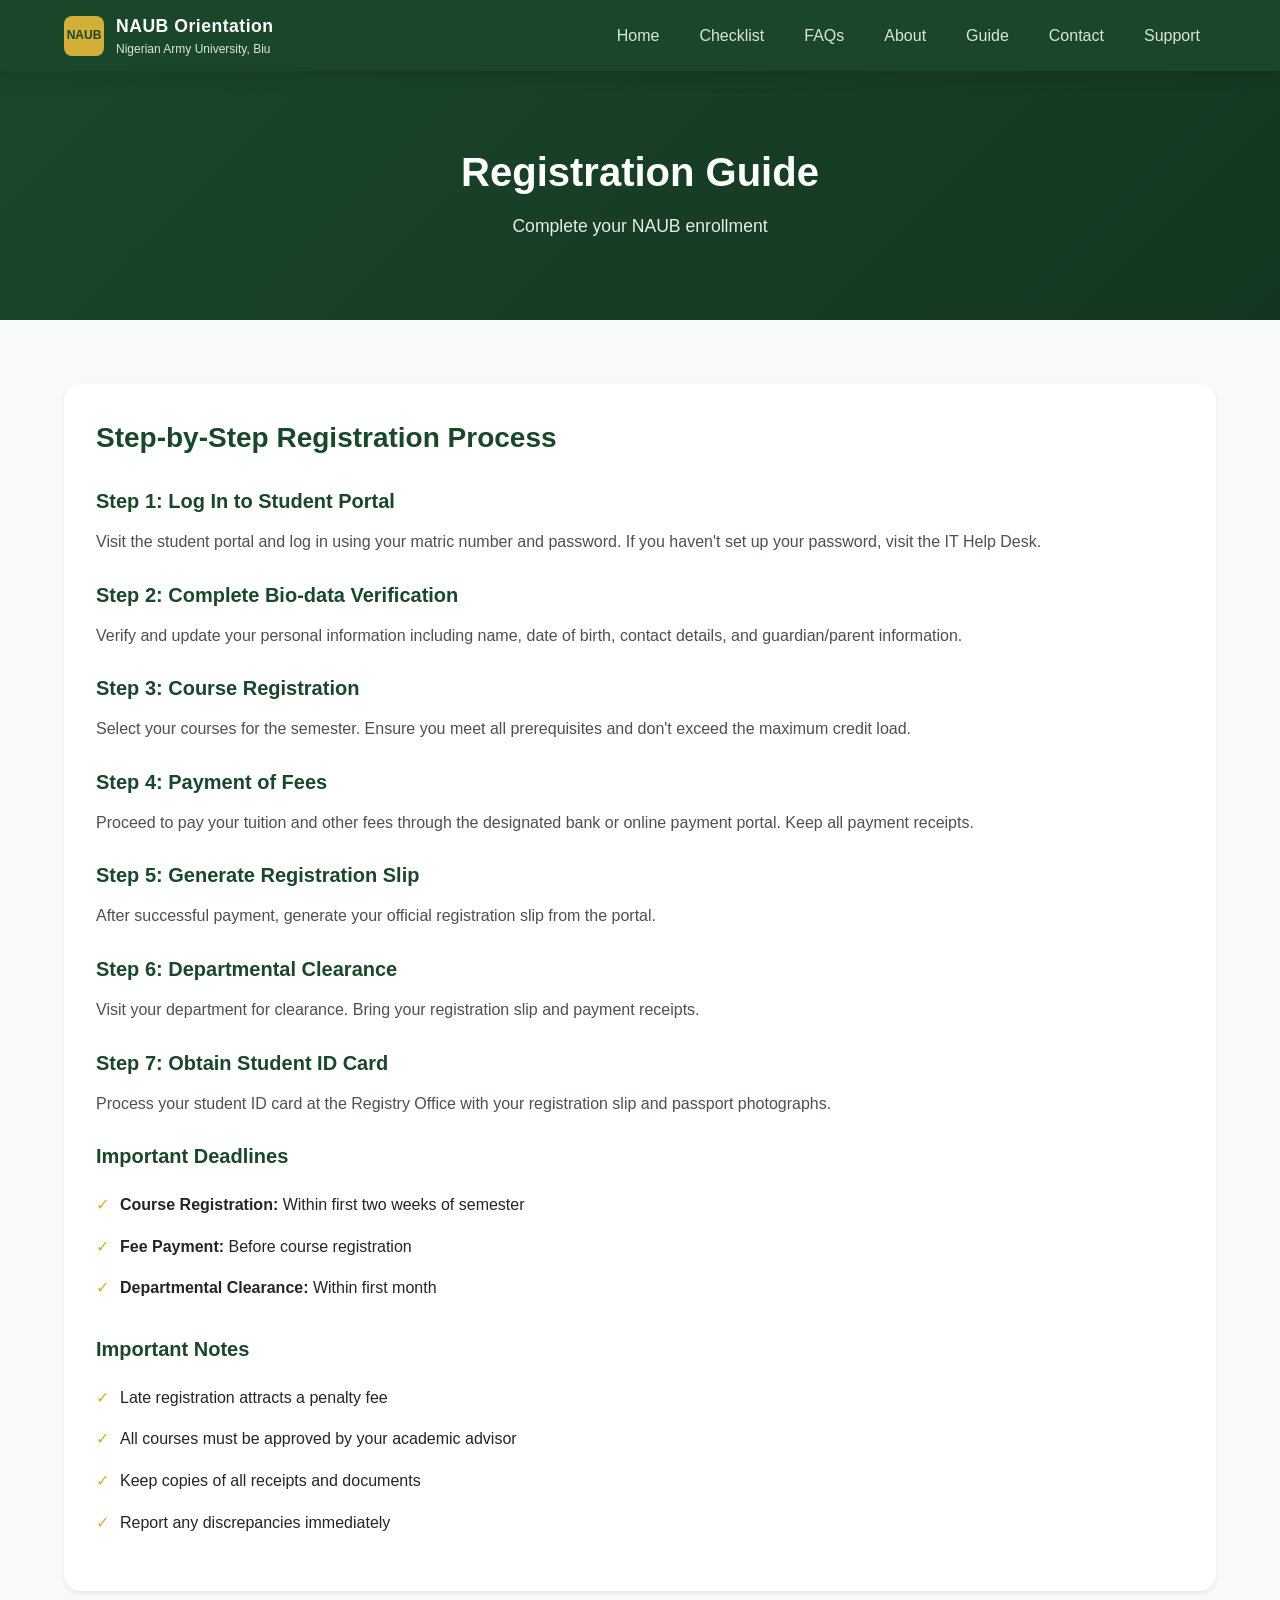
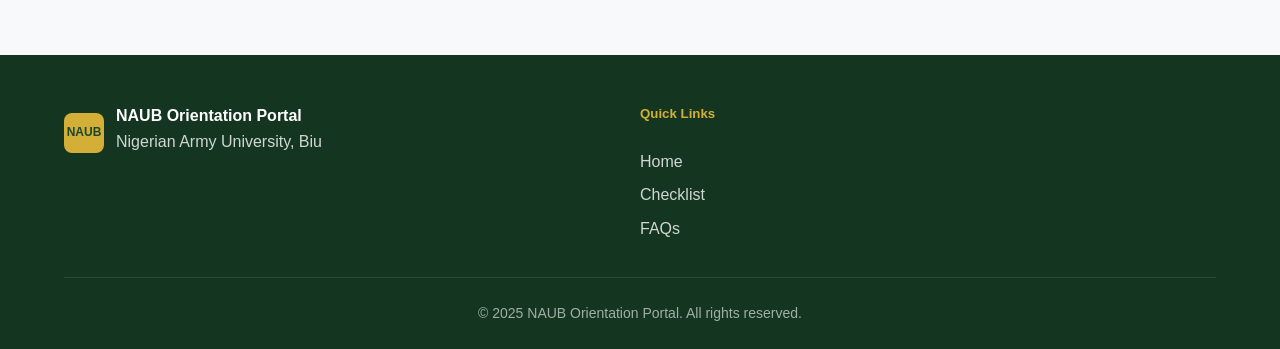
<file: registration.html>
<!DOCTYPE html>
<html lang="en">
<head>
    <meta charset="UTF-8">
    <meta name="viewport" content="width=device-width, initial-scale=1.0">
    <meta name="description" content="Registration Guide - Step-by-step registration process">
    <title>Registration Guide | NAUB Orientation Portal</title>
    <link rel="stylesheet" href="style.css">
</head>
<body>
    <header class="navbar" id="navbar">
        <div class="container">
            <a href="index.html" class="logo">
                <div class="logo-icon">NAUB</div>
                <div class="logo-text">
                    <span class="site-title">NAUB Orientation</span>
                    <span class="site-subtitle">Nigerian Army University, Biu</span>
                </div>
            </a>
            <button class="nav-toggle" id="navToggle" aria-label="Toggle navigation">
                <span></span><span></span><span></span>
            </button>
            <nav class="nav-menu" id="navMenu">
                <a href="index.html" class="nav-link">Home</a>
                <a href="checklist.html" class="nav-link">Checklist</a>
                <a href="faq.html" class="nav-link">FAQs</a>
                <a href="about.html" class="nav-link">About</a>
                <a href="fresh-student-guide.html" class="nav-link">Guide</a>
                <a href="contact.html" class="nav-link">Contact</a>
                <a href="support.html" class="nav-link">Support</a>
            </nav>
        </div>
    </header>

    <main>
        <section class="page-hero">
            <div class="container">
                <h1>Registration Guide</h1>
                <p>Complete your NAUB enrollment</p>
            </div>
        </section>

        <section class="section">
            <div class="container">
                <div class="content-card">
                    <h2>Step-by-Step Registration Process</h2>
                    
                    <h3>Step 1: Log In to Student Portal</h3>
                    <p>Visit the student portal and log in using your matric number and password. If you haven't set up your password, visit the IT Help Desk.</p>

                    <h3>Step 2: Complete Bio-data Verification</h3>
                    <p>Verify and update your personal information including name, date of birth, contact details, and guardian/parent information.</p>

                    <h3>Step 3: Course Registration</h3>
                    <p>Select your courses for the semester. Ensure you meet all prerequisites and don't exceed the maximum credit load.</p>

                    <h3>Step 4: Payment of Fees</h3>
                    <p>Proceed to pay your tuition and other fees through the designated bank or online payment portal. Keep all payment receipts.</p>

                    <h3>Step 5: Generate Registration Slip</h3>
                    <p>After successful payment, generate your official registration slip from the portal.</p>

                    <h3>Step 6: Departmental Clearance</h3>
                    <p>Visit your department for clearance. Bring your registration slip and payment receipts.</p>

                    <h3>Step 7: Obtain Student ID Card</h3>
                    <p>Process your student ID card at the Registry Office with your registration slip and passport photographs.</p>

                    <h3>Important Deadlines</h3>
                    <ul>
                        <li><strong>Course Registration:</strong> Within first two weeks of semester</li>
                        <li><strong>Fee Payment:</strong> Before course registration</li>
                        <li><strong>Departmental Clearance:</strong> Within first month</li>
                    </ul>

                    <h3>Important Notes</h3>
                    <ul>
                        <li>Late registration attracts a penalty fee</li>
                        <li>All courses must be approved by your academic advisor</li>
                        <li>Keep copies of all receipts and documents</li>
                        <li>Report any discrepancies immediately</li>
                    </ul>
                </div>
            </div>
        </section>
    </main>

    <footer class="footer">
        <div class="container">
            <div class="footer-grid">
                <div class="footer-col">
                    <div class="footer-logo">
                        <div class="logo-icon">NAUB</div>
                        <div>
                            <h4>NAUB Orientation Portal</h4>
                            <p>Nigerian Army University, Biu</p>
                        </div>
                    </div>
                </div>
                <div class="footer-col">
                    <h5>Quick Links</h5>
                    <a href="index.html">Home</a>
                    <a href="checklist.html">Checklist</a>
                    <a href="faq.html">FAQs</a>
                </div>
            </div>
            <div class="footer-bottom">
                <p>&copy; 2025 NAUB Orientation Portal. All rights reserved.</p>
            </div>
        </div>
    </footer>

    <script src="main.js"></script>
</body>
</html>
</file>
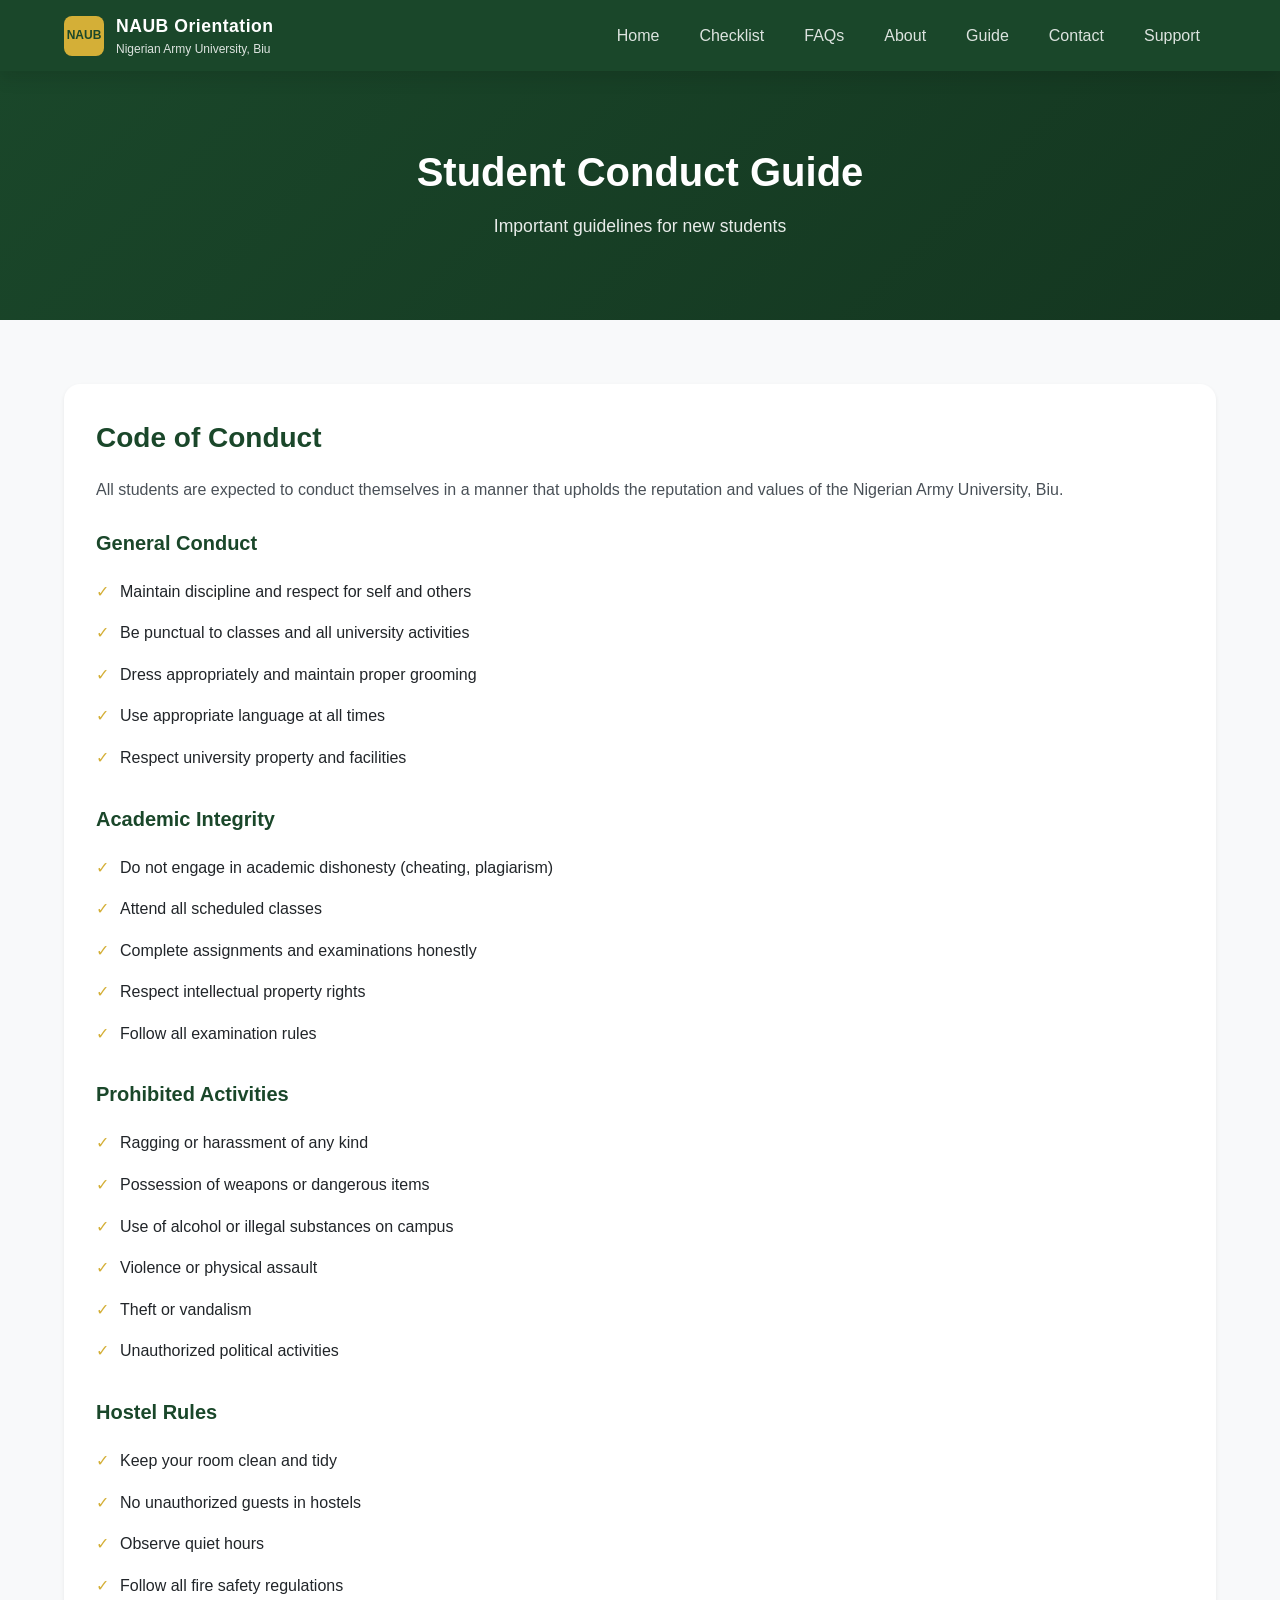
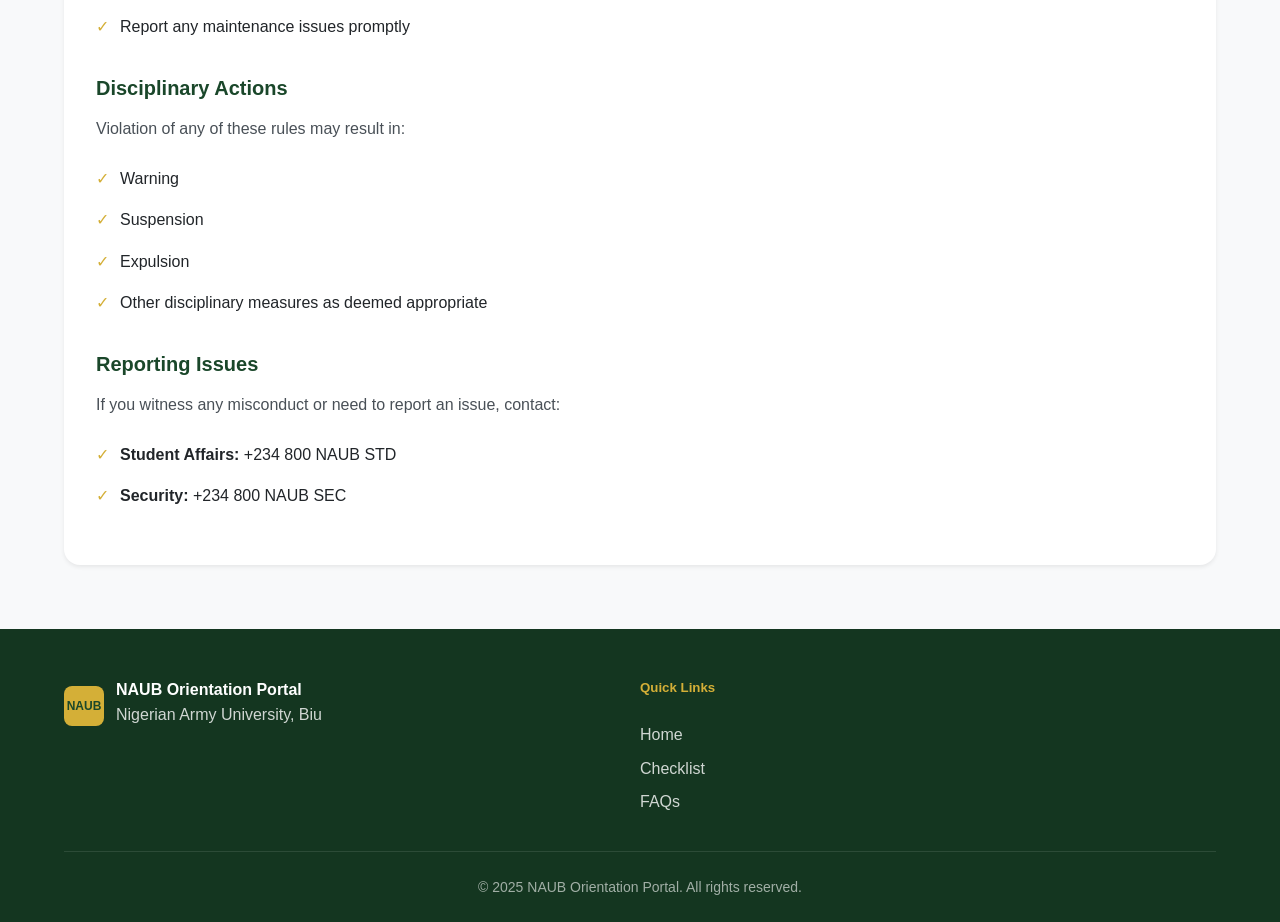
<file: rules.html>
<!DOCTYPE html>
<html lang="en">
<head>
    <meta charset="UTF-8">
    <meta name="viewport" content="width=device-width, initial-scale=1.0">
    <meta name="description" content="Student Conduct Guide - Guidelines for new students">
    <title>Student Conduct Guide | NAUB Orientation Portal</title>
    <link rel="stylesheet" href="style.css">
</head>
<body>
    <header class="navbar" id="navbar">
        <div class="container">
            <a href="index.html" class="logo">
                <div class="logo-icon">NAUB</div>
                <div class="logo-text">
                    <span class="site-title">NAUB Orientation</span>
                    <span class="site-subtitle">Nigerian Army University, Biu</span>
                </div>
            </a>
            <button class="nav-toggle" id="navToggle" aria-label="Toggle navigation">
                <span></span><span></span><span></span>
            </button>
            <nav class="nav-menu" id="navMenu">
                <a href="index.html" class="nav-link">Home</a>
                <a href="checklist.html" class="nav-link">Checklist</a>
                <a href="faq.html" class="nav-link">FAQs</a>
                <a href="about.html" class="nav-link">About</a>
                <a href="fresh-student-guide.html" class="nav-link">Guide</a>
                <a href="contact.html" class="nav-link">Contact</a>
                <a href="support.html" class="nav-link">Support</a>
            </nav>
        </div>
    </header>

    <main>
        <section class="page-hero">
            <div class="container">
                <h1>Student Conduct Guide</h1>
                <p>Important guidelines for new students</p>
            </div>
        </section>

        <section class="section">
            <div class="container">
                <div class="content-card">
                    <h2>Code of Conduct</h2>
                    <p>All students are expected to conduct themselves in a manner that upholds the reputation and values of the Nigerian Army University, Biu.</p>

                    <h3>General Conduct</h3>
                    <ul>
                        <li>Maintain discipline and respect for self and others</li>
                        <li>Be punctual to classes and all university activities</li>
                        <li>Dress appropriately and maintain proper grooming</li>
                        <li>Use appropriate language at all times</li>
                        <li>Respect university property and facilities</li>
                    </ul>

                    <h3>Academic Integrity</h3>
                    <ul>
                        <li>Do not engage in academic dishonesty (cheating, plagiarism)</li>
                        <li>Attend all scheduled classes</li>
                        <li>Complete assignments and examinations honestly</li>
                        <li>Respect intellectual property rights</li>
                        <li>Follow all examination rules</li>
                    </ul>

                    <h3>Prohibited Activities</h3>
                    <ul>
                        <li>Ragging or harassment of any kind</li>
                        <li>Possession of weapons or dangerous items</li>
                        <li>Use of alcohol or illegal substances on campus</li>
                        <li>Violence or physical assault</li>
                        <li>Theft or vandalism</li>
                        <li>Unauthorized political activities</li>
                    </ul>

                    <h3>Hostel Rules</h3>
                    <ul>
                        <li>Keep your room clean and tidy</li>
                        <li>No unauthorized guests in hostels</li>
                        <li>Observe quiet hours</li>
                        <li>Follow all fire safety regulations</li>
                        <li>Report any maintenance issues promptly</li>
                    </ul>

                    <h3>Disciplinary Actions</h3>
                    <p>Violation of any of these rules may result in:</p>
                    <ul>
                        <li>Warning</li>
                        <li>Suspension</li>
                        <li>Expulsion</li>
                        <li>Other disciplinary measures as deemed appropriate</li>
                    </ul>

                    <h3>Reporting Issues</h3>
                    <p>If you witness any misconduct or need to report an issue, contact:</p>
                    <ul>
                        <li><strong>Student Affairs:</strong> +234 800 NAUB STD</li>
                        <li><strong>Security:</strong> +234 800 NAUB SEC</li>
                    </ul>
                </div>
            </div>
        </section>
    </main>

    <footer class="footer">
        <div class="container">
            <div class="footer-grid">
                <div class="footer-col">
                    <div class="footer-logo">
                        <div class="logo-icon">NAUB</div>
                        <div>
                            <h4>NAUB Orientation Portal</h4>
                            <p>Nigerian Army University, Biu</p>
                        </div>
                    </div>
                </div>
                <div class="footer-col">
                    <h5>Quick Links</h5>
                    <a href="index.html">Home</a>
                    <a href="checklist.html">Checklist</a>
                    <a href="faq.html">FAQs</a>
                </div>
            </div>
            <div class="footer-bottom">
                <p>&copy; 2025 NAUB Orientation Portal. All rights reserved.</p>
            </div>
        </div>
    </footer>

    <script src="main.js"></script>
</body>
</html>
</file>
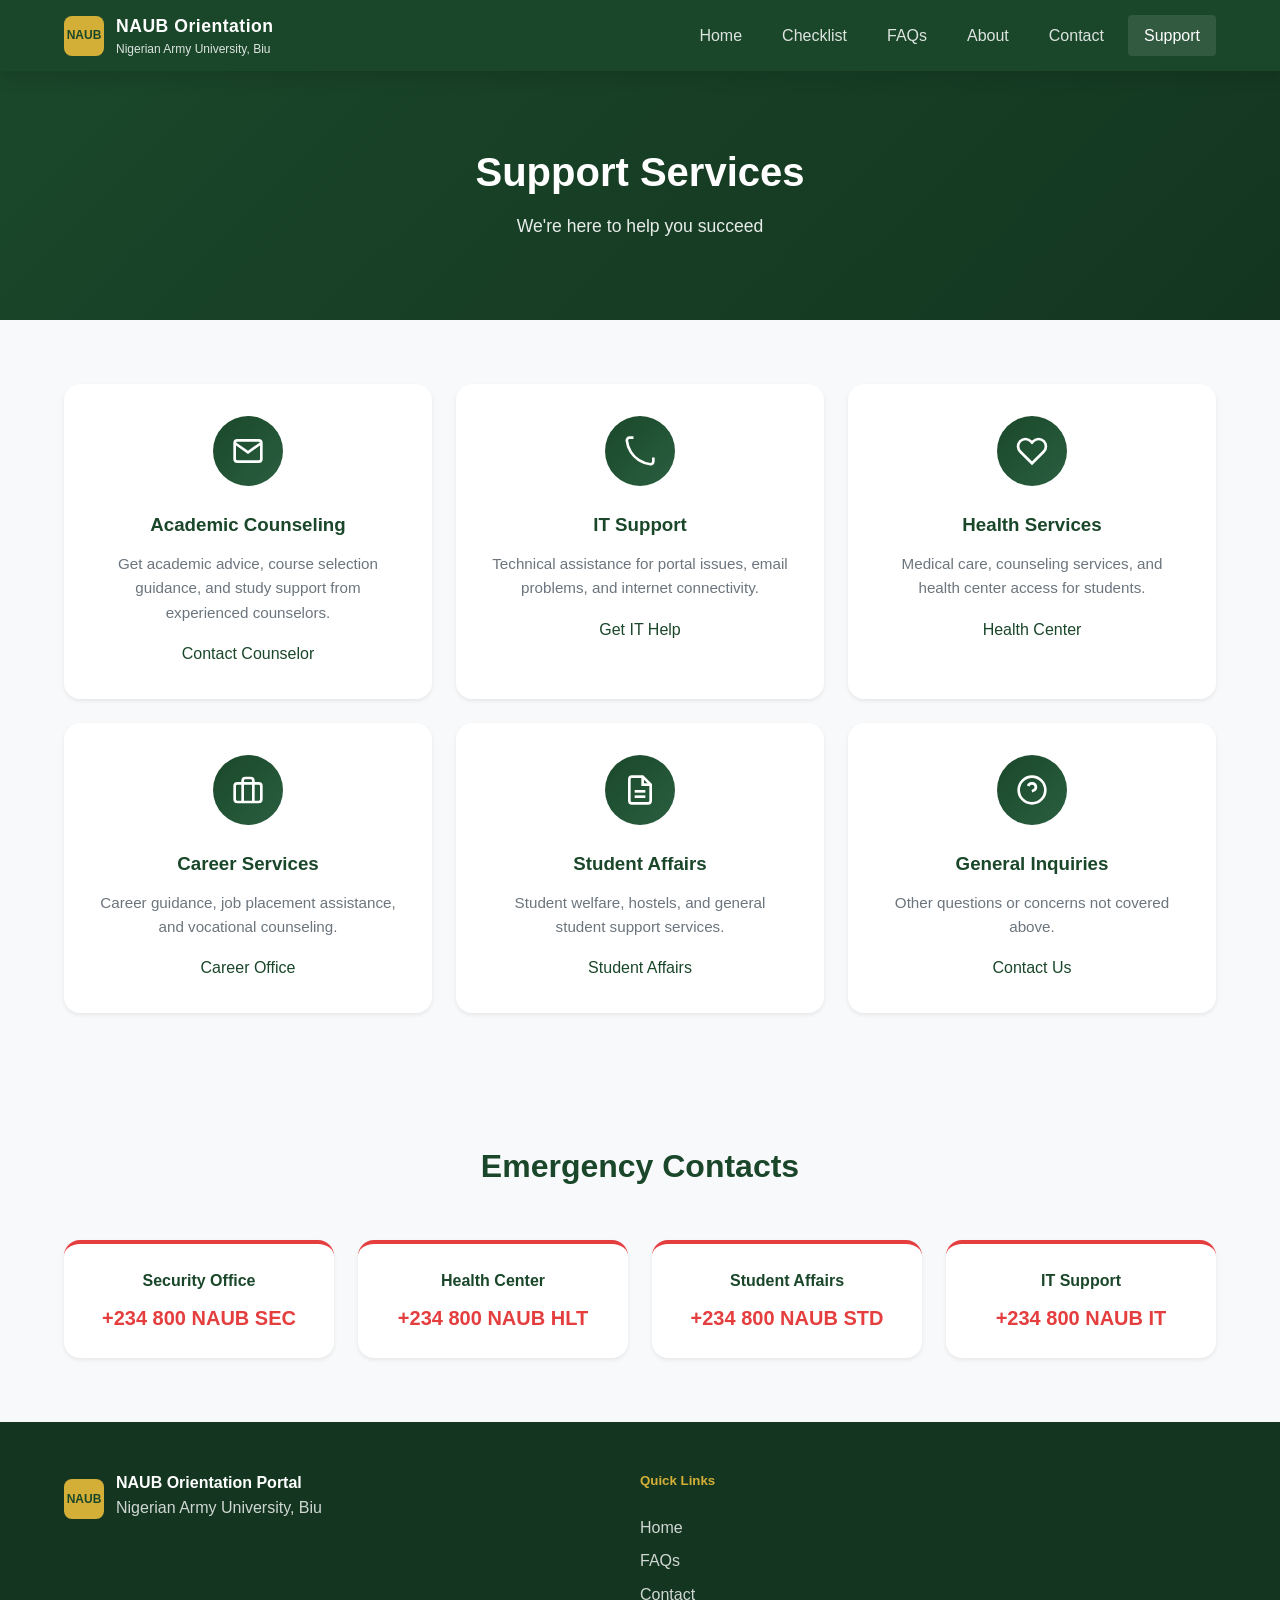
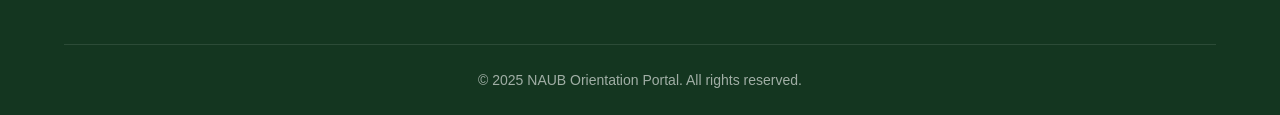
<file: support.html>
<!DOCTYPE html>
<html lang="en">
<head>
    <meta charset="UTF-8">
    <meta name="viewport" content="width=device-width, initial-scale=1.0">
    <meta name="description" content="NAUB Support Services">
    <title>Support Services | NAUB Orientation Portal</title>
    <link rel="stylesheet" href="style.css">
</head>
<body>
    <header class="navbar" id="navbar">
        <div class="container">
            <a href="index.html" class="logo">
                <div class="logo-icon">NAUB</div>
                <div class="logo-text">
                    <span class="site-title">NAUB Orientation</span>
                    <span class="site-subtitle">Nigerian Army University, Biu</span>
                </div>
            </a>
            <button class="nav-toggle" id="navToggle" aria-label="Toggle navigation">
                <span></span><span></span><span></span>
            </button>
            <nav class="nav-menu" id="navMenu">
                <a href="index.html" class="nav-link">Home</a>
                <a href="checklist.html" class="nav-link">Checklist</a>
                <a href="faq.html" class="nav-link">FAQs</a>
                <a href="about.html" class="nav-link">About</a>
                <a href="contact.html" class="nav-link">Contact</a>
                <a href="support.html" class="nav-link active">Support</a>
            </nav>
        </div>
    </header>

    <main>
        <section class="page-hero">
            <div class="container">
                <h1>Support Services</h1>
                <p>We're here to help you succeed</p>
            </div>
        </section>

        <section class="section">
            <div class="container">
                <div class="support-grid">
                    <div class="support-card">
                        <div class="support-icon">
                            <svg width="32" height="32" viewBox="0 0 24 24" fill="none" stroke="currentColor" stroke-width="2">
                                <path d="M4 4h16c1.1 0 2 .9 2 2v12c0 1.1-.9 2-2 2H4c-1.1 0-2-.9-2-2V6c0-1.1.9-2 2-2z"/><polyline points="22,6 12,13 2,6"/>
                            </svg>
                        </div>
                        <h3>Academic Counseling</h3>
                        <p>Get academic advice, course selection guidance, and study support from experienced counselors.</p>
                        <a href="contact.html" class="support-link">Contact Counselor</a>
                    </div>
                    <div class="support-card">
                        <div class="support-icon">
                            <svg width="32" height="32" viewBox="0 0 24 24" fill="none" stroke="currentColor" stroke-width="2">
                                <path d="M22 16.92v3a2 2 0 0 1-2.18 2 19.79 19.79 0 0 1-8.63-3.07 19.5 19.5 0 0 1-6-6 19.79 19.79 0 0 1-3.07-8.67A2 2 0 0 1 4.11 2h3"/>
                            </svg>
                        </div>
                        <h3>IT Support</h3>
                        <p>Technical assistance for portal issues, email problems, and internet connectivity.</p>
                        <a href="contact.html" class="support-link">Get IT Help</a>
                    </div>
                    <div class="support-card">
                        <div class="support-icon">
                            <svg width="32" height="32" viewBox="0 0 24 24" fill="none" stroke="currentColor" stroke-width="2">
                                <path d="M20.84 4.61a5.5 5.5 0 0 0-7.78 0L12 5.67l-1.06-1.06a5.5 5.5 0 0 0-7.78 7.78l1.06 1.06L12 21.23l7.78-7.78 1.06-1.06a5.5 5.5 0 0 0 0-7.78z"/>
                            </svg>
                        </div>
                        <h3>Health Services</h3>
                        <p>Medical care, counseling services, and health center access for students.</p>
                        <a href="contact.html" class="support-link">Health Center</a>
                    </div>
                    <div class="support-card">
                        <div class="support-icon">
                            <svg width="32" height="32" viewBox="0 0 24 24" fill="none" stroke="currentColor" stroke-width="2">
                                <rect x="2" y="7" width="20" height="14" rx="2" ry="2"/><path d="M16 21V5a2 2 0 0 0-2-2h-4a2 2 0 0 0-2 2v16"/>
                            </svg>
                        </div>
                        <h3>Career Services</h3>
                        <p>Career guidance, job placement assistance, and vocational counseling.</p>
                        <a href="contact.html" class="support-link">Career Office</a>
                    </div>
                    <div class="support-card">
                        <div class="support-icon">
                            <svg width="32" height="32" viewBox="0 0 24 24" fill="none" stroke="currentColor" stroke-width="2">
                                <path d="M14 2H6a2 2 0 0 0-2 2v16a2 2 0 0 0 2 2h12a2 2 0 0 0 2-2V8z"/><polyline points="14 2 14 8 20 8"/><line x1="16" y1="13" x2="8" y2="13"/><line x1="16" y1="17" x2="8" y2="17"/>
                            </svg>
                        </div>
                        <h3>Student Affairs</h3>
                        <p>Student welfare, hostels, and general student support services.</p>
                        <a href="contact.html" class="support-link">Student Affairs</a>
                    </div>
                    <div class="support-card">
                        <div class="support-icon">
                            <svg width="32" height="32" viewBox="0 0 24 24" fill="none" stroke="currentColor" stroke-width="2">
                                <circle cx="12" cy="12" r="10"/><path d="M9.09 9a3 3 0 0 1 5.83 1c0 2-3 3-3 3"/><line x1="12" y1="17" x2="12.01" y2="17"/>
                            </svg>
                        </div>
                        <h3>General Inquiries</h3>
                        <p>Other questions or concerns not covered above.</p>
                        <a href="contact.html" class="support-link">Contact Us</a>
                    </div>
                </div>
            </div>
        </section>

        <section class="section bg-light">
            <div class="container">
                <div class="section-header">
                    <h2>Emergency Contacts</h2>
                </div>
                <div class="emergency-grid">
                    <div class="emergency-card">
                        <h4>Security Office</h4>
                        <p class="emergency-number">+234 800 NAUB SEC</p>
                    </div>
                    <div class="emergency-card">
                        <h4>Health Center</h4>
                        <p class="emergency-number">+234 800 NAUB HLT</p>
                    </div>
                    <div class="emergency-card">
                        <h4>Student Affairs</h4>
                        <p class="emergency-number">+234 800 NAUB STD</p>
                    </div>
                    <div class="emergency-card">
                        <h4>IT Support</h4>
                        <p class="emergency-number">+234 800 NAUB IT</p>
                    </div>
                </div>
            </div>
        </section>
    </main>

    <footer class="footer">
        <div class="container">
            <div class="footer-grid">
                <div class="footer-col">
                    <div class="footer-logo">
                        <div class="logo-icon">NAUB</div>
                        <div>
                            <h4>NAUB Orientation Portal</h4>
                            <p>Nigerian Army University, Biu</p>
                        </div>
                    </div>
                </div>
                <div class="footer-col">
                    <h5>Quick Links</h5>
                    <a href="index.html">Home</a>
                    <a href="faq.html">FAQs</a>
                    <a href="contact.html">Contact</a>
                </div>
            </div>
            <div class="footer-bottom">
                <p>&copy; 2025 NAUB Orientation Portal. All rights reserved.</p>
            </div>
        </div>
    </footer>

    <script src="main.js"></script>
</body>
</html>
</file>
<file: style.css>
:root {
    --naub-primary: #1a472a;
    --naub-primary-dark: #143620;
    --naub-primary-light: #2a5f40;
    --naub-gold: #d4af37;
    --naub-gold-dark: #b8962f;
    --naub-white: #ffffff;
    --naub-light: #f8f9fa;
    --naub-gray-light: #e9ecef;
    --naub-gray: #6c757d;
    --naub-gray-dark: #495057;
    --naub-black: #212529;
    --shadow-sm: 0 0.125rem 0.25rem rgba(0, 0, 0, 0.075);
    --shadow-md: 0 0.5rem 1rem rgba(0, 0, 0, 0.1);
    --shadow-lg: 0 1rem 3rem rgba(0, 0, 0, 0.15);
    --radius-sm: 0.25rem;
    --radius-md: 0.5rem;
    --radius-lg: 1rem;
    --radius-xl: 1.5rem;
    --transition: 0.3s ease-in-out;
}

* {
    margin: 0;
    padding: 0;
    box-sizing: border-box;
}

html {
    scroll-behavior: smooth;
}

body {
    font-family: -apple-system, BlinkMacSystemFont, 'Segoe UI', Roboto, 'Helvetica Neue', Arial, sans-serif;
    font-size: 1rem;
    line-height: 1.6;
    color: var(--naub-black);
    background-color: var(--naub-light);
    min-height: 100vh;
    display: flex;
    flex-direction: column;
}

main {
    flex: 1;
}

a {
    color: var(--naub-primary);
    text-decoration: none;
    transition: color var(--transition);
}

a:hover {
    color: var(--naub-gold);
}

.container {
    max-width: 1200px;
    margin: 0 auto;
    padding: 0 1.5rem;
}

/* Buttons */
.btn {
    display: inline-flex;
    align-items: center;
    justify-content: center;
    padding: 0.75rem 1.5rem;
    font-weight: 500;
    border-radius: var(--radius-md);
    transition: all var(--transition);
    cursor: pointer;
    border: 2px solid transparent;
    font-size: 1rem;
}

.btn-primary {
    background-color: var(--naub-primary);
    color: var(--naub-white);
    border-color: var(--naub-primary);
}

.btn-primary:hover {
    background-color: var(--naub-primary-dark);
    color: var(--naub-white);
    transform: translateY(-2px);
    box-shadow: var(--shadow-md);
    color: var(--naub-white);
}

.btn-outline {
    background-color: transparent;
    color: var(--naub-white);
    border-color: var(--naub-white);
}

.btn-outline:hover {
    background-color: var(--naub-white);
    color: var(--naub-primary);
    transform: translateY(-2px);
}

/* Navbar */
.navbar {
    position: fixed;
    top: 0;
    left: 0;
    right: 0;
    background-color: var(--naub-primary);
    padding: 0.75rem 0;
    z-index: 1000;
    box-shadow: var(--shadow-md);
}

.navbar .container {
    display: flex;
    align-items: center;
    justify-content: space-between;
}

.logo {
    display: flex;
    align-items: center;
    gap: 0.75rem;
}

.logo-icon {
    width: 40px;
    height: 40px;
    background: var(--naub-gold);
    border-radius: var(--radius-md);
    display: flex;
    align-items: center;
    justify-content: center;
    color: var(--naub-primary);
    font-weight: 700;
    font-size: 0.75rem;
}

.logo-text {
    display: flex;
    flex-direction: column;
}

.site-title {
    font-size: 1.1rem;
    font-weight: 700;
    color: var(--naub-white);
    letter-spacing: 0.5px;
}

.site-subtitle {
    font-size: 0.75rem;
    color: rgba(255, 255, 255, 0.85);
}

.nav-menu {
    display: flex;
    align-items: center;
    gap: 0.5rem;
}

.nav-link {
    color: rgba(255, 255, 255, 0.85);
    padding: 0.5rem 1rem;
    font-weight: 500;
    border-radius: var(--radius-sm);
    transition: all var(--transition);
}

.nav-link:hover,
.nav-link.active {
    color: var(--naub-white);
    background-color: rgba(255, 255, 255, 0.1);
}

.nav-toggle {
    display: none;
    flex-direction: column;
    gap: 5px;
    background: transparent;
    border: none;
    cursor: pointer;
    padding: 0.5rem;
}

.nav-toggle span {
    display: block;
    width: 25px;
    height: 3px;
    background-color: var(--naub-white);
    border-radius: 2px;
    transition: all var(--transition);
}

/* Hero Section */
.hero {
    position: relative;
    min-height: 70vh;
    display: flex;
    align-items: center;
    background: linear-gradient(135deg, var(--naub-primary) 0%, var(--naub-primary-dark) 100%);
    margin-top: 60px;
    overflow: hidden;
}

.hero::before {
    content: '';
    position: absolute;
    top: 0;
    left: 0;
    right: 0;
    bottom: 0;
    background: 
        radial-gradient(circle at 20% 80%, rgba(212, 175, 55, 0.1) 0%, transparent 50%),
        radial-gradient(circle at 80% 20%, rgba(212, 175, 55, 0.15) 0%, transparent 50%);
}

.hero-content {
    position: relative;
    z-index: 1;
    color: var(--naub-white);
    max-width: 700px;
}

.hero-badge {
    display: inline-block;
    background: rgba(255, 255, 255, 0.2);
    padding: 0.5rem 1rem;
    border-radius: 50px;
    font-size: 0.9rem;
    font-weight: 500;
    margin-bottom: 1.5rem;
    backdrop-filter: blur(5px);
}

.hero h1 {
    font-size: 3rem;
    font-weight: 700;
    line-height: 1.2;
    margin-bottom: 1.5rem;
    text-shadow: 2px 2px 4px rgba(0, 0, 0, 0.3);
}

.hero .accent {
    color: var(--naub-gold);
}

.hero p {
    font-size: 1.25rem;
    margin-bottom: 2rem;
    opacity: 0.9;
}

.hero-buttons {
    display: flex;
    gap: 1rem;
    flex-wrap: wrap;
}

.hero-wave {
    position: absolute;
    bottom: 0;
    left: 0;
    right: 0;
    overflow: hidden;
    line-height: 0;
}

.hero-wave svg {
    display: block;
    width: 100%;
    height: 80px;
}

/* Sections */
.section {
    padding: 4rem 0;
}

.section.bg-light {
    background-color: var(--naub-light);
}

.section-header {
    text-align: center;
    margin-bottom: 3rem;
}

.section-header h2 {
    font-size: 2rem;
    font-weight: 700;
    color: var(--naub-primary);
    margin-bottom: 0.5rem;
}

.section-header p {
    color: var(--naub-gray);
    font-size: 1.1rem;
}

/* Navigation Cards */
.nav-cards {
    display: grid;
    grid-template-columns: repeat(auto-fit, minmax(300px, 1fr));
    gap: 1.5rem;
}

.nav-card {
    display: block;
    background: var(--naub-white);
    border-radius: var(--radius-lg);
    padding: 2rem;
    box-shadow: var(--shadow-sm);
    transition: all var(--transition);
    border: 1px solid var(--naub-gray-light);
}

.nav-card:hover {
    transform: translateY(-5px);
    box-shadow: var(--shadow-lg);
    border-color: var(--naub-primary);
}

.nav-card-icon {
    width: 60px;
    height: 60px;
    background: linear-gradient(135deg, var(--naub-primary) 0%, var(--naub-primary-light) 100%);
    border-radius: var(--radius-md);
    display: flex;
    align-items: center;
    justify-content: center;
    margin-bottom: 1.25rem;
    color: var(--naub-white);
}

.nav-card h3 {
    font-size: 1.25rem;
    font-weight: 600;
    color: var(--naub-primary);
    margin-bottom: 0.75rem;
}

.nav-card p {
    color: var(--naub-gray);
    font-size: 0.95rem;
    margin-bottom: 1rem;
}

.nav-card-link {
    color: var(--naub-primary);
    font-weight: 500;
    font-size: 0.9rem;
    display: inline-flex;
    align-items: center;
}

.nav-card-link .arrow {
    margin-left: 0.5rem;
    transition: margin-left var(--transition);
}

.nav-card:hover .nav-card-link .arrow {
    margin-left: 0.75rem;
}

/* Announcement Cards */
.announcement-cards {
    display: grid;
    grid-template-columns: repeat(auto-fit, minmax(300px, 1fr));
    gap: 1.5rem;
}

.announcement-card {
    background: var(--naub-white);
    border-radius: var(--radius-lg);
    padding: 1.5rem;
    box-shadow: var(--shadow-sm);
    transition: all var(--transition);
    border: 1px solid var(--naub-gray-light);
}

.announcement-card:hover {
    transform: translateY(-3px);
    box-shadow: var(--shadow-md);
}

.announcement-date {
    color: var(--naub-gray);
    font-size: 0.85rem;
    margin-bottom: 0.75rem;
}

.announcement-card h3 {
    font-size: 1.15rem;
    font-weight: 600;
    color: var(--naub-primary);
    margin-bottom: 0.75rem;
    line-height: 1.4;
}

.announcement-card p {
    color: var(--naub-gray-dark);
    font-size: 0.95rem;
    margin-bottom: 1rem;
    line-height: 1.6;
}

.announcement-link {
    color: var(--naub-primary);
    font-weight: 500;
    font-size: 0.9rem;
    display: inline-flex;
    align-items: center;
}

.announcement-link .arrow {
    margin-left: 0.5rem;
    transition: margin-left var(--transition);
}

.announcement-link:hover .arrow {
    margin-left: 0.75rem;
}

/* Highlight Cards */
.highlight-cards {
    display: grid;
    grid-template-columns: repeat(3, 1fr);
    gap: 1.5rem;
}

.highlight-card {
    background: var(--naub-white);
    border-radius: var(--radius-lg);
    padding: 1.5rem;
    box-shadow: var(--shadow-sm);
    border: 1px solid var(--naub-gray-light);
}

.highlight-header {
    display: flex;
    align-items: center;
    margin-bottom: 1.25rem;
}

.highlight-icon {
    width: 50px;
    height: 50px;
    background: linear-gradient(135deg, var(--naub-primary) 0%, var(--naub-primary-light) 100%);
    border-radius: var(--radius-md);
    display: flex;
    align-items: center;
    justify-content: center;
    margin-right: 1rem;
    flex-shrink: 0;
    color: var(--naub-white);
}

.highlight-icon.emergency {
    background: linear-gradient(135deg, #e53e3e 0%, #c53030 100%);
}

.highlight-header h3 {
    font-size: 1.1rem;
    font-weight: 600;
    color: var(--naub-primary);
    margin-bottom: 0;
}

.highlight-list {
    list-style: none;
    padding: 0;
    margin: 0;
}

.highlight-list li {
    padding: 0.75rem 0;
    border-bottom: 1px solid var(--naub-gray-light);
    display: flex;
    align-items: center;
}

.highlight-list li:last-child {
    border-bottom: none;
}

.date-badge {
    background: #ebf8ff;
    color: var(--naub-primary);
    padding: 4px 10px;
    border-radius: var(--radius-sm);
    font-size: 0.8rem;
    font-weight: 600;
    margin-right: 0.75rem;
    min-width: 70px;
    text-align: center;
}

.highlight-list.quick-links li a {
    color: var(--naub-gray-dark);
    display: block;
    width: 100%;
}

.highlight-list.quick-links li a:hover {
    color: var(--naub-primary);
}

.emergency-contacts li > div {
    display: flex;
    justify-content: space-between;
    width: 100%;
}

.emergency-contacts li strong {
    color: var(--naub-primary);
    font-size: 0.95rem;
}

.emergency-contacts li span {
    color: #e53e3e;
    font-weight: 600;
    font-size: 0.9rem;
}

.highlight-link {
    display: inline-flex;
    align-items: center;
    color: var(--naub-primary);
    font-weight: 500;
    font-size: 0.9rem;
    margin-top: 1rem;
}

.highlight-link .arrow {
    margin-left: 0.5rem;
}

/* Search Section */
.search-section {
    text-align: center;
    background: var(--naub-white);
    padding: 2.5rem;
    border-radius: var(--radius-xl);
    box-shadow: var(--shadow-md);
    max-width: 700px;
    margin: 0 auto;
}

.search-section h2 {
    font-size: 1.75rem;
    font-weight: 700;
    color: var(--naub-primary);
    margin-bottom: 0.5rem;
}

.search-section p {
    color: var(--naub-gray);
    margin-bottom: 1.5rem;
}

.search-form {
    display: flex;
    gap: 0.75rem;
    margin-bottom: 1rem;
}

.search-input-wrapper {
    position: relative;
    flex: 1;
}

.search-icon {
    position: absolute;
    left: 1rem;
    top: 50%;
    transform: translateY(-50%);
    color: var(--naub-gray);
}

.search-form input {
    width: 100%;
    padding: 0.75rem 1rem 0.75rem 2.75rem;
    border: 2px solid var(--naub-gray-light);
    border-radius: var(--radius-md);
    font-size: 1rem;
    transition: all var(--transition);
}

.search-form input:focus {
    outline: none;
    border-color: var(--naub-primary);
    box-shadow: 0 0 0 3px rgba(26, 71, 42, 0.1);
}

.search-suggestions {
    margin-top: 0.75rem;
}

.search-suggestions span {
    color: var(--naub-gray);
    margin-right: 0.5rem;
}

.search-suggestions a {
    display: inline-block;
    background: var(--naub-light);
    padding: 0.25rem 0.75rem;
    border-radius: 50px;
    font-size: 0.85rem;
    margin: 0.25rem;
    transition: all var(--transition);
}

.search-suggestions a:hover {
    background: var(--naub-primary);
    color: var(--naub-white);
}

/* CTA Section */
.cta-box {
    background: linear-gradient(135deg, var(--naub-primary) 0%, var(--naub-primary-light) 100%);
    padding: 3rem;
    border-radius: var(--radius-xl);
    text-align: center;
    color: var(--naub-white);
}

.cta-box h2 {
    font-size: 1.75rem;
    font-weight: 700;
    margin-bottom: 0.75rem;
}

.cta-box p {
    opacity: 0.9;
    margin-bottom: 1.5rem;
    font-size: 1.1rem;
}

.cta-buttons {
    display: flex;
    gap: 1rem;
    justify-content: center;
    flex-wrap: wrap;
}

.cta-box .btn-outline {
    border-color: var(--naub-white);
    color: var(--naub-white);
}

.cta-box .btn-outline:hover {
    background: var(--naub-white);
    color: var(--naub-primary);
}

/* Footer */
.footer {
    background-color: var(--naub-primary-dark);
    color: var(--naub-white);
    padding: 3rem 0 1.5rem;
    margin-top: auto;
}

.footer-grid {
    display: grid;
    grid-template-columns: 2fr 1fr 1fr;
    gap: 3rem;
    margin-bottom: 2rem;
}

.footer-logo {
    display: flex;
    align-items: center;
    gap: 0.75rem;
    margin-bottom: 1rem;
}

.footer-logo .logo-icon {
    background: var(--naub-gold);
    color: var(--naub-primary);
}

.footer-logo h4 {
    color: var(--naub-white);
    margin-bottom: 0;
}

.footer-logo p {
    color: rgba(255, 255, 255, 0.8);
    margin-bottom: 0;
}

.footer-col h5 {
    color: var(--naub-gold);
    font-weight: 700;
    margin-bottom: 1.25rem;
}

.footer-col p {
    color: rgba(255, 255, 255, 0.8);
    margin-bottom: 0.5rem;
}

.footer-col a {
    color: rgba(255, 255, 255, 0.8);
    display: block;
    padding: 0.25rem 0;
}

.footer-col a:hover {
    color: var(--naub-gold);
    transform: translateX(5px);
}

.footer-bottom {
    border-top: 1px solid rgba(255, 255, 255, 0.1);
    padding-top: 1.5rem;
    text-align: center;
}

.footer-bottom p {
    margin: 0;
    font-size: 0.875rem;
    color: rgba(255, 255, 255, 0.6);
}

/* Responsive */
@media (max-width: 991px) {
    .nav-toggle {
        display: flex;
    }

    .nav-menu {
        position: absolute;
        top: 100%;
        left: 0;
        right: 0;
        background: var(--naub-primary);
        flex-direction: column;
        padding: 1rem;
        display: none;
    }

    .nav-menu.active {
        display: flex;
    }

    .hero h1 {
        font-size: 2rem;
    }

    .highlight-cards {
        grid-template-columns: 1fr;
    }

    .footer-grid {
        grid-template-columns: 1fr;
        gap: 2rem;
    }

    .hero-buttons {
        flex-direction: column;
    }

    .hero-buttons .btn {
        width: 100%;
    }

    .search-form {
        flex-direction: column;
    }

    .cta-buttons {
        flex-direction: column;
    }

    .cta-buttons .btn {
        width: 100%;
    }
}

@media (max-width: 575px) {
    .hero {
        min-height: 60vh;
    }

    .hero h1 {
        font-size: 1.75rem;
    }

    .section {
        padding: 2.5rem 0;
    }

    .section-header h2 {
        font-size: 1.5rem;
    }

    .nav-cards {
        grid-template-columns: 1fr;
    }

    .highlight-cards {
        grid-template-columns: 1fr;
    }

    .hero-wave svg {
        height: 50px;
    }
}

/* Page Hero */
.page-hero {
    background: linear-gradient(135deg, var(--naub-primary) 0%, var(--naub-primary-dark) 100%);
    padding: 80px 0;
    margin-top: 60px;
    text-align: center;
}

.page-hero h1 {
    font-size: 2.5rem;
    color: var(--naub-white);
    margin-bottom: 0.5rem;
}

.page-hero p {
    color: rgba(255, 255, 255, 0.9);
    font-size: 1.1rem;
    margin-bottom: 0;
}

/* Content Card */
.content-card {
    background: var(--naub-white);
    border-radius: var(--radius-lg);
    padding: 2rem;
    box-shadow: var(--shadow-sm);
}

.content-card h2,
.content-card h3 {
    color: var(--naub-primary);
}

.content-card h2 {
    font-size: 1.75rem;
    margin-bottom: 1rem;
}

.content-card h3 {
    font-size: 1.25rem;
    margin-top: 1.5rem;
    margin-bottom: 0.75rem;
}

.content-card p {
    color: var(--naub-gray-dark);
    margin-bottom: 1rem;
}

.content-card ul {
    list-style: none;
    padding: 0;
    margin-bottom: 1rem;
}

.content-card ul li {
    padding: 0.5rem 0;
    padding-left: 1.5rem;
    position: relative;
}

.content-card ul li::before {
    content: '\2713';
    position: absolute;
    left: 0;
    color: var(--naub-gold);
}

.grid-list {
    display: grid;
    grid-template-columns: repeat(auto-fit, minmax(200px, 1fr));
    gap: 1rem;
    margin-top: 1rem;
}

.grid-list li {
    background: var(--naub-light);
    padding: 1rem;
    border-radius: var(--radius-md);
    text-align: center;
}

/* Calendar */
.calendar-list {
    display: flex;
    flex-direction: column;
    gap: 1rem;
}

.calendar-item {
    display: flex;
    align-items: center;
    background: var(--naub-white);
    border-radius: var(--radius-md);
    padding: 1rem 1.5rem;
    box-shadow: var(--shadow-sm);
}

.calendar-date {
    background: var(--naub-primary);
    color: var(--naub-white);
    padding: 0.5rem 1rem;
    border-radius: var(--radius-md);
    font-weight: 600;
    min-width: 100px;
    text-align: center;
    margin-right: 1.5rem;
}

.calendar-info h4 {
    color: var(--naub-primary);
    margin-bottom: 0.25rem;
}

.calendar-info p {
    color: var(--naub-gray);
    margin-bottom: 0;
    font-size: 0.9rem;
}

/* Support Grid */
.support-grid {
    display: grid;
    grid-template-columns: repeat(auto-fit, minmax(280px, 1fr));
    gap: 1.5rem;
}

.support-card {
    background: var(--naub-white);
    border-radius: var(--radius-lg);
    padding: 2rem;
    text-align: center;
    box-shadow: var(--shadow-sm);
    transition: all var(--transition);
}

.support-card:hover {
    transform: translateY(-5px);
    box-shadow: var(--shadow-md);
}

.support-icon {
    width: 70px;
    height: 70px;
    background: linear-gradient(135deg, var(--naub-primary) 0%, var(--naub-primary-light) 100%);
    border-radius: 50%;
    display: flex;
    align-items: center;
    justify-content: center;
    margin: 0 auto 1.5rem;
    color: var(--naub-white);
}

.support-card h3 {
    color: var(--naub-primary);
    margin-bottom: 0.75rem;
}

.support-card p {
    color: var(--naub-gray);
    font-size: 0.95rem;
    margin-bottom: 1rem;
}

.support-link {
    color: var(--naub-primary);
    font-weight: 500;
    display: inline-flex;
    align-items: center;
}

.support-link:hover {
    color: var(--naub-gold);
}

/* Emergency Grid */
.emergency-grid {
    display: grid;
    grid-template-columns: repeat(auto-fit, minmax(200px, 1fr));
    gap: 1.5rem;
}

.emergency-card {
    background: var(--naub-white);
    border-radius: var(--radius-lg);
    padding: 1.5rem;
    text-align: center;
    box-shadow: var(--shadow-sm);
    border-top: 4px solid #e53e3e;
}

.emergency-card h4 {
    color: var(--naub-primary);
    margin-bottom: 0.5rem;
}

.emergency-number {
    font-size: 1.25rem;
    font-weight: 700;
    color: #e53e3e;
    margin-bottom: 0;
}

/* Contact Grid */
.contact-grid {
    display: grid;
    grid-template-columns: 1fr 1fr;
    gap: 3rem;
}

.contact-info h2 {
    font-size: 1.75rem;
    color: var(--naub-primary);
    margin-bottom: 1rem;
}

.contact-item {
    display: flex;
    gap: 1rem;
    margin-bottom: 1.5rem;
}

.contact-icon {
    width: 50px;
    height: 50px;
    background: var(--naub-light);
    border-radius: var(--radius-md);
    display: flex;
    align-items: center;
    justify-content: center;
    color: var(--naub-primary);
    flex-shrink: 0;
}

.contact-item h4 {
    color: var(--naub-primary);
    margin-bottom: 0.25rem;
}

.contact-item p {
    color: var(--naub-gray-dark);
    margin-bottom: 0;
}

.contact-form-wrapper {
    background: var(--naub-white);
    border-radius: var(--radius-lg);
    padding: 2rem;
    box-shadow: var(--shadow-sm);
}

.contact-form-wrapper h3 {
    color: var(--naub-primary);
    margin-bottom: 1.5rem;
}

.form-group {
    margin-bottom: 1rem;
}

.form-group label {
    display: block;
    font-weight: 600;
    color: var(--naub-gray-dark);
    margin-bottom: 0.5rem;
}

.form-group input,
.form-group select,
.form-group textarea {
    width: 100%;
    padding: 0.75rem 1rem;
    border: 2px solid var(--naub-gray-light);
    border-radius: var(--radius-md);
    font-size: 1rem;
    transition: all var(--transition);
}

.form-group input:focus,
.form-group select:focus,
.form-group textarea:focus {
    outline: none;
    border-color: var(--naub-primary);
    box-shadow: 0 0 0 3px rgba(26, 71, 42, 0.1);
}

.form-group textarea {
    resize: vertical;
    min-height: 120px;
}

/* Responsive for additional pages */
@media (max-width: 991px) {
    .contact-grid {
        grid-template-columns: 1fr;
        gap: 2rem;
    }
    
    .page-hero h1 {
        font-size: 2rem;
    }
}

/* Grading Table */
.grading-table {
    border: 1px solid var(--naub-gray-light);
    border-radius: var(--radius-md);
    overflow: hidden;
    margin-bottom: 1.5rem;
}

.grade-row {
    display: grid;
    grid-template-columns: 80px 120px 80px 1fr;
    padding: 0.75rem 1rem;
    border-bottom: 1px solid var(--naub-gray-light);
}

.grade-row:last-child {
    border-bottom: none;
}

.grade-row.header {
    background: var(--naub-primary);
    color: var(--naub-white);
    font-weight: 600;
}

.grade-row span {
    text-align: center;
}

.grade-row.header span {
    text-align: center;
}

.grade-row span:first-child,
.grade-row span:last-child {
    text-align: left;
}

/* Form Success Message */
.form-success {
    color: #155724;
    background-color: #d4edda;
    border: 1px solid #c3e6cb;
    padding: 1rem;
    margin-bottom: 1rem;
    border-radius: var(--radius-md);
    font-weight: 500;
}

/* Page Success Message - appears at top of page */
.page-success {
    position: fixed;
    top: 70px;
    left: 50%;
    transform: translateX(-50%);
    z-index: 1001;
    color: #155724;
    background-color: #d4edda;
    border: 1px solid #c3e6cb;
    padding: 1rem 2rem;
    border-radius: var(--radius-md);
    font-weight: 500;
    box-shadow: var(--shadow-lg);
}
</file>
<file: checklist.css>
/* Checklist Page Styles */
.checklist-hero {
    background: linear-gradient(135deg, var(--naub-primary) 0%, var(--naub-primary-dark) 100%);
    padding: 3rem 0;
    position: relative;
    overflow: hidden;
    margin-top: 60px;
}

.checklist-hero::before {
    content: '';
    position: absolute;
    top: 0;
    left: 0;
    right: 0;
    bottom: 0;
    background: 
        radial-gradient(circle at 20% 80%, rgba(212, 175, 55, 0.15) 0%, transparent 50%),
        radial-gradient(circle at 80% 20%, rgba(212, 175, 55, 0.1) 0%, transparent 50%);
}

.checklist-hero .container {
    position: relative;
    z-index: 2;
}

.checklist-hero h1 {
    font-size: 2rem;
    color: var(--naub-white);
    margin-bottom: 0.5rem;
    display: flex;
    align-items: center;
    gap: 0.75rem;
}

.checklist-hero h1 .icon {
    color: var(--naub-gold);
}

.checklist-hero p {
    color: rgba(255, 255, 255, 0.9);
    margin-bottom: 0;
}

/* Progress Section */
.progress-section {
    background: var(--naub-white);
    border-radius: var(--radius-lg);
    padding: 1.5rem;
    margin-top: -2rem;
    position: relative;
    z-index: 10;
    box-shadow: var(--shadow-lg);
    max-width: 900px;
    margin-left: auto;
    margin-right: auto;
}

.progress-content {
    display: flex;
    align-items: center;
    gap: 2rem;
}

.progress-circle {
    width: 100px;
    height: 100px;
    border-radius: 50%;
    display: flex;
    align-items: center;
    justify-content: center;
    font-size: 1.5rem;
    font-weight: 700;
    color: var(--naub-white);
    background: linear-gradient(135deg, var(--naub-primary) 0%, var(--naub-primary-light) 100%);
    position: relative;
    flex-shrink: 0;
}

.progress-circle::before {
    content: '';
    position: absolute;
    inset: -4px;
    border-radius: 50%;
    background: conic-gradient(var(--naub-gold) var(--progress, 0%), var(--naub-gray-light) 0%);
    z-index: -1;
}

.progress-circle.completed {
    background: linear-gradient(135deg, #28a745 0%, #20c997 100%);
}

.progress-info {
    flex: 1;
}

.progress-info h2 {
    font-size: 1.5rem;
    color: var(--naub-primary);
    margin-bottom: 0.25rem;
}

.progress-info p {
    color: var(--naub-gray);
    margin-bottom: 0.75rem;
}

.progress-bar {
    height: 10px;
    background: var(--naub-gray-light);
    border-radius: 5px;
    overflow: hidden;
}

.progress-fill {
    height: 100%;
    background: linear-gradient(135deg, #28a745 0%, #20c997 100%);
    border-radius: 5px;
    transition: width 0.3s ease;
    width: 0%;
}

.progress-actions {
    display: flex;
    gap: 0.75rem;
}

.progress-actions .btn-success {
    background-color: #28a745;
    border-color: #28a745;
    color: white;
}

.progress-actions .btn-success:hover {
    background-color: #218838;
    border-color: #218838;
}

.progress-actions .btn-outline {
    border-color: var(--naub-gray);
    color: var(--naub-gray);
    background: transparent;
}

.progress-actions .btn-outline:hover {
    background: var(--naub-gray);
    color: white;
}

/* Checklist Content */
.checklist-content {
    padding: 3rem 0;
}

.sort-controls {
    display: flex;
    align-items: center;
    gap: 1rem;
    margin-bottom: 2rem;
    flex-wrap: wrap;
}

.sort-controls label {
    font-weight: 600;
    color: var(--naub-gray-dark);
}

.sort-controls select {
    padding: 0.5rem 1rem;
    border: 2px solid var(--naub-gray-light);
    border-radius: var(--radius-md);
    font-size: 0.95rem;
    color: var(--naub-gray-dark);
    background: var(--naub-white);
    cursor: pointer;
}

.sort-controls select:focus {
    outline: none;
    border-color: var(--naub-primary);
}

/* Category Card */
.category-card {
    background: var(--naub-white);
    border-radius: var(--radius-lg);
    overflow: hidden;
    box-shadow: var(--shadow-sm);
    margin-bottom: 2rem;
}

.category-header {
    background: linear-gradient(135deg, var(--naub-primary) 0%, var(--naub-primary-light) 100%);
    color: var(--naub-white);
    padding: 1rem 1.5rem;
    display: flex;
    align-items: center;
    gap: 1rem;
}

.category-icon {
    font-size: 1.5rem;
    color: var(--naub-gold);
}

.category-header > div {
    flex: 1;
}

.category-header h3 {
    color: var(--naub-white);
    font-size: 1.25rem;
    margin-bottom: 0;
}

.category-header p {
    color: rgba(255, 255, 255, 0.9);
    font-size: 0.875rem;
    margin-bottom: 0;
}

.category-badge {
    background: rgba(255, 255, 255, 0.2);
    padding: 0.25rem 0.75rem;
    border-radius: 20px;
    font-size: 0.875rem;
}

.category-body {
    padding: 1rem 1.5rem;
}

/* Task Item */
.task-item {
    display: flex;
    align-items: center;
    padding: 1rem;
    background: var(--naub-white);
    border-radius: var(--radius-md);
    margin-bottom: 0.75rem;
    box-shadow: var(--shadow-sm);
    transition: all var(--transition);
    border-left: 4px solid var(--naub-gray-light);
    cursor: pointer;
}

.task-item:hover {
    box-shadow: var(--shadow-md);
    transform: translateX(5px);
}

.task-item:last-child {
    margin-bottom: 0;
}

.task-item.completed {
    background: linear-gradient(135deg, #d4edda 0%, #c3e6cb 100%);
    border-left-color: #28a745;
}

.task-item.completed .task-title {
    text-decoration: line-through;
    color: var(--naub-gray);
}

.task-item.priority-high {
    border-left-color: #dc3545;
}

.task-item.priority-medium {
    border-left-color: #ffc107;
}

.task-item.priority-low {
    border-left-color: #17a2b8;
}

.task-checkbox {
    width: 24px;
    height: 24px;
    border: 2px solid var(--naub-primary);
    border-radius: var(--radius-sm);
    display: flex;
    align-items: center;
    justify-content: center;
    flex-shrink: 0;
    margin-right: 1rem;
    transition: all var(--transition);
    background: var(--naub-white);
    color: transparent;
}

.task-item.completed .task-checkbox {
    background: #28a745;
    border-color: #28a745;
    color: white;
}

.task-info {
    flex: 1;
}

.task-info h4 {
    font-size: 1rem;
    font-weight: 600;
    color: var(--naub-primary);
    margin-bottom: 0.25rem;
}

.task-info p {
    font-size: 0.875rem;
    color: var(--naub-gray);
    margin-bottom: 0;
}

/* Priority Badge */
.priority-badge {
    font-size: 0.7rem;
    font-weight: 600;
    padding: 0.25rem 0.5rem;
    border-radius: var(--radius-sm);
    text-transform: uppercase;
    letter-spacing: 0.5px;
    flex-shrink: 0;
}

.priority-badge.high {
    background: #f8d7da;
    color: #721c24;
}

.priority-badge.medium {
    background: #fff3cd;
    color: #856404;
}

.priority-badge.low {
    background: #d1ecf1;
    color: #0c5460;
}

/* Animation */
@keyframes taskComplete {
    0% { transform: scale(1); }
    50% { transform: scale(1.02); }
    100% { transform: scale(1); }
}

.task-item.just-completed {
    animation: taskComplete 0.3s ease-out;
}

/* Responsive */
@media (max-width: 991px) {
    .progress-section {
        margin-top: 0;
        border-radius: 0;
    }

    .progress-content {
        flex-direction: column;
        text-align: center;
    }

    .progress-actions {
        justify-content: center;
    }

    .sort-controls {
        justify-content: center;
    }
}

@media (max-width: 575px) {
    .checklist-hero {
        padding: 2rem 0;
    }

    .checklist-hero h1 {
        font-size: 1.5rem;
    }

    .progress-section {
        padding: 1rem;
    }

    .progress-circle {
        width: 80px;
        height: 80px;
        font-size: 1.25rem;
    }

    .category-header {
        flex-wrap: wrap;
    }

    .category-badge {
        margin-left: auto;
        margin-top: 0.5rem;
    }

    .task-item {
        flex-wrap: wrap;
    }

    .task-checkbox {
        margin-bottom: 0.5rem;
    }

    .priority-badge {
        margin-left: auto;
        margin-top: 0.5rem;
    }

    .sort-controls {
        flex-direction: column;
        align-items: stretch;
    }
}
</file>
<file: faq.css>
/* FAQ Page Styles */
.faq-hero {
    background: linear-gradient(135deg, #1e3c72 0%, #2a5298 100%);
    color: white;
    padding: 80px 0;
    position: relative;
    overflow: hidden;
    margin-top: 60px;
}

.faq-hero::before {
    content: '';
    position: absolute;
    top: 0;
    left: 0;
    right: 0;
    bottom: 0;
    background: 
        radial-gradient(circle at 20% 80%, rgba(255, 255, 255, 0.1) 0%, transparent 50%),
        radial-gradient(circle at 80% 20%, rgba(255, 255, 255, 0.05) 0%, transparent 50%);
    background-size: 200px 200px;
}

.faq-hero .container {
    position: relative;
    z-index: 2;
    text-align: center;
}

.faq-hero h1 {
    font-size: 2.5rem;
    font-weight: 700;
    margin-bottom: 0.5rem;
}

.faq-hero p {
    font-size: 1.1rem;
    opacity: 0.9;
    margin-bottom: 2rem;
}

.search-container {
    max-width: 500px;
    margin: 0 auto;
    position: relative;
}

.search-container .search-icon {
    position: absolute;
    left: 1.25rem;
    top: 50%;
    transform: translateY(-50%);
    color: var(--naub-gray);
}

.search-container input {
    width: 100%;
    padding: 1rem 1.25rem 1rem 3rem;
    border-radius: 50px;
    font-size: 1rem;
    border: 2px solid rgba(255, 255, 255, 0.3);
    background: rgba(255, 255, 255, 0.95);
    transition: all var(--transition);
}

.search-container input:focus {
    outline: none;
    background: white;
    border-color: white;
    box-shadow: 0 0 0 4px rgba(255, 255, 255, 0.2);
}

/* Main Content */
.faq-content {
    padding: 3rem 0;
}

.faq-grid {
    display: grid;
    grid-template-columns: 250px 1fr;
    gap: 2rem;
}

/* Category Sidebar */
.category-sidebar {
    background: white;
    border-radius: var(--radius-lg);
    box-shadow: var(--shadow-sm);
    padding: 1.5rem;
    position: sticky;
    top: 90px;
    height: fit-content;
}

.category-sidebar h4 {
    font-size: 1rem;
    font-weight: 600;
    color: var(--naub-primary);
    margin-bottom: 1rem;
    text-transform: uppercase;
    letter-spacing: 0.5px;
}

.category-list {
    list-style: none;
    padding: 0;
    margin: 0;
}

.category-list li {
    margin-bottom: 0.5rem;
}

.category-btn {
    display: flex;
    align-items: center;
    width: 100%;
    padding: 0.75rem 1rem;
    border: none;
    background: transparent;
    border-radius: var(--radius-md);
    cursor: pointer;
    transition: all var(--transition);
    text-align: left;
    font-size: 0.9rem;
    color: var(--naub-gray-dark);
    font-weight: 500;
}

.category-btn:hover {
    background: var(--naub-light);
    color: var(--naub-primary);
}

.category-btn.active {
    background: var(--naub-primary);
    color: white;
}

.category-count {
    margin-left: auto;
    background: var(--naub-gray-light);
    padding: 2px 8px;
    border-radius: 10px;
    font-size: 0.75rem;
    font-weight: 600;
}

.category-btn.active .category-count {
    background: rgba(255, 255, 255, 0.2);
    color: white;
}

/* FAQ Accordion */
.faq-accordion {
    background: white;
    border-radius: var(--radius-lg);
    box-shadow: var(--shadow-sm);
    overflow: hidden;
}

.faq-category {
    border-bottom: 1px solid var(--naub-gray-light);
}

.faq-category:last-child {
    border-bottom: none;
}

.faq-category-title {
    font-size: 1.1rem;
    font-weight: 600;
    color: var(--naub-primary);
    padding: 1.25rem 1.5rem;
    background: var(--naub-light);
    margin: 0;
}

.faq-item {
    border-bottom: 1px solid var(--naub-gray-light);
}

.faq-item:last-child {
    border-bottom: none;
}

.faq-question {
    display: flex;
    align-items: center;
    width: 100%;
    padding: 1.25rem;
    background: transparent;
    border: none;
    text-align: left;
    cursor: pointer;
    transition: background var(--transition);
    font-weight: 600;
    color: var(--naub-black);
    font-size: 1rem;
}

.faq-question:hover {
    background: var(--naub-light);
}

.faq-question .category-badge {
    font-size: 0.7rem;
    padding: 0.25rem 0.5rem;
    background: var(--naub-gray-light);
    color: var(--naub-gray);
    border-radius: 10px;
    margin-right: 0.75rem;
    font-weight: 500;
    white-space: nowrap;
}

.faq-question .icon {
    margin-left: auto;
    transition: transform var(--transition);
    color: var(--naub-primary);
}

.faq-question[aria-expanded="true"] .icon {
    transform: rotate(180deg);
}

.faq-question[aria-expanded="true"] {
    background: var(--naub-light);
}

.faq-answer {
    padding: 0 1.25rem 1.25rem;
    color: var(--naub-gray-dark);
    line-height: 1.7;
    display: none;
}

.faq-answer.show {
    display: block;
}

/* No Results */
.no-results {
    text-align: center;
    padding: 3rem;
    color: var(--naub-gray);
}

.no-results svg {
    color: var(--naub-gray-light);
    margin-bottom: 1rem;
}

.no-results h4 {
    margin-bottom: 0.5rem;
    color: var(--naub-gray-dark);
}

/* Can't Find Section */
.cant-find-section {
    padding: 3rem 0;
    background: var(--naub-light);
}

.cant-find-box {
    background: linear-gradient(135deg, #1e3c72 0%, #2a5298 100%);
    color: white;
    border-radius: var(--radius-xl);
    padding: 3rem;
    text-align: center;
}

.cant-find-box h3 {
    font-size: 1.5rem;
    margin-bottom: 0.75rem;
    color: white;
}

.cant-find-box p {
    opacity: 0.9;
    margin-bottom: 1.5rem;
}

.cant-find-buttons {
    display: flex;
    gap: 1rem;
    justify-content: center;
    flex-wrap: wrap;
}

.cant-find-box .btn-outline {
    border-color: white;
    color: white;
}

.cant-find-box .btn-outline:hover {
    background: white;
    color: #1e3c72;
}

/* Responsive */
@media (max-width: 991px) {
    .faq-grid {
        grid-template-columns: 1fr;
    }

    .category-sidebar {
        position: static;
        margin-bottom: 2rem;
    }

    .category-list {
        display: flex;
        flex-wrap: wrap;
        gap: 0.5rem;
    }

    .category-list li {
        margin-bottom: 0;
    }

    .category-btn {
        flex: 1 1 auto;
        min-width: 120px;
        justify-content: center;
        font-size: 0.85rem;
    }

    .category-btn .category-count {
        display: none;
    }
}

@media (max-width: 575px) {
    .faq-hero {
        padding: 60px 0;
    }

    .faq-hero h1 {
        font-size: 1.75rem;
    }

    .cant-find-box {
        padding: 2rem 1.5rem;
    }

    .cant-find-buttons {
        flex-direction: column;
    }

    .cant-find-buttons .btn {
        width: 100%;
    }
}
</file>
